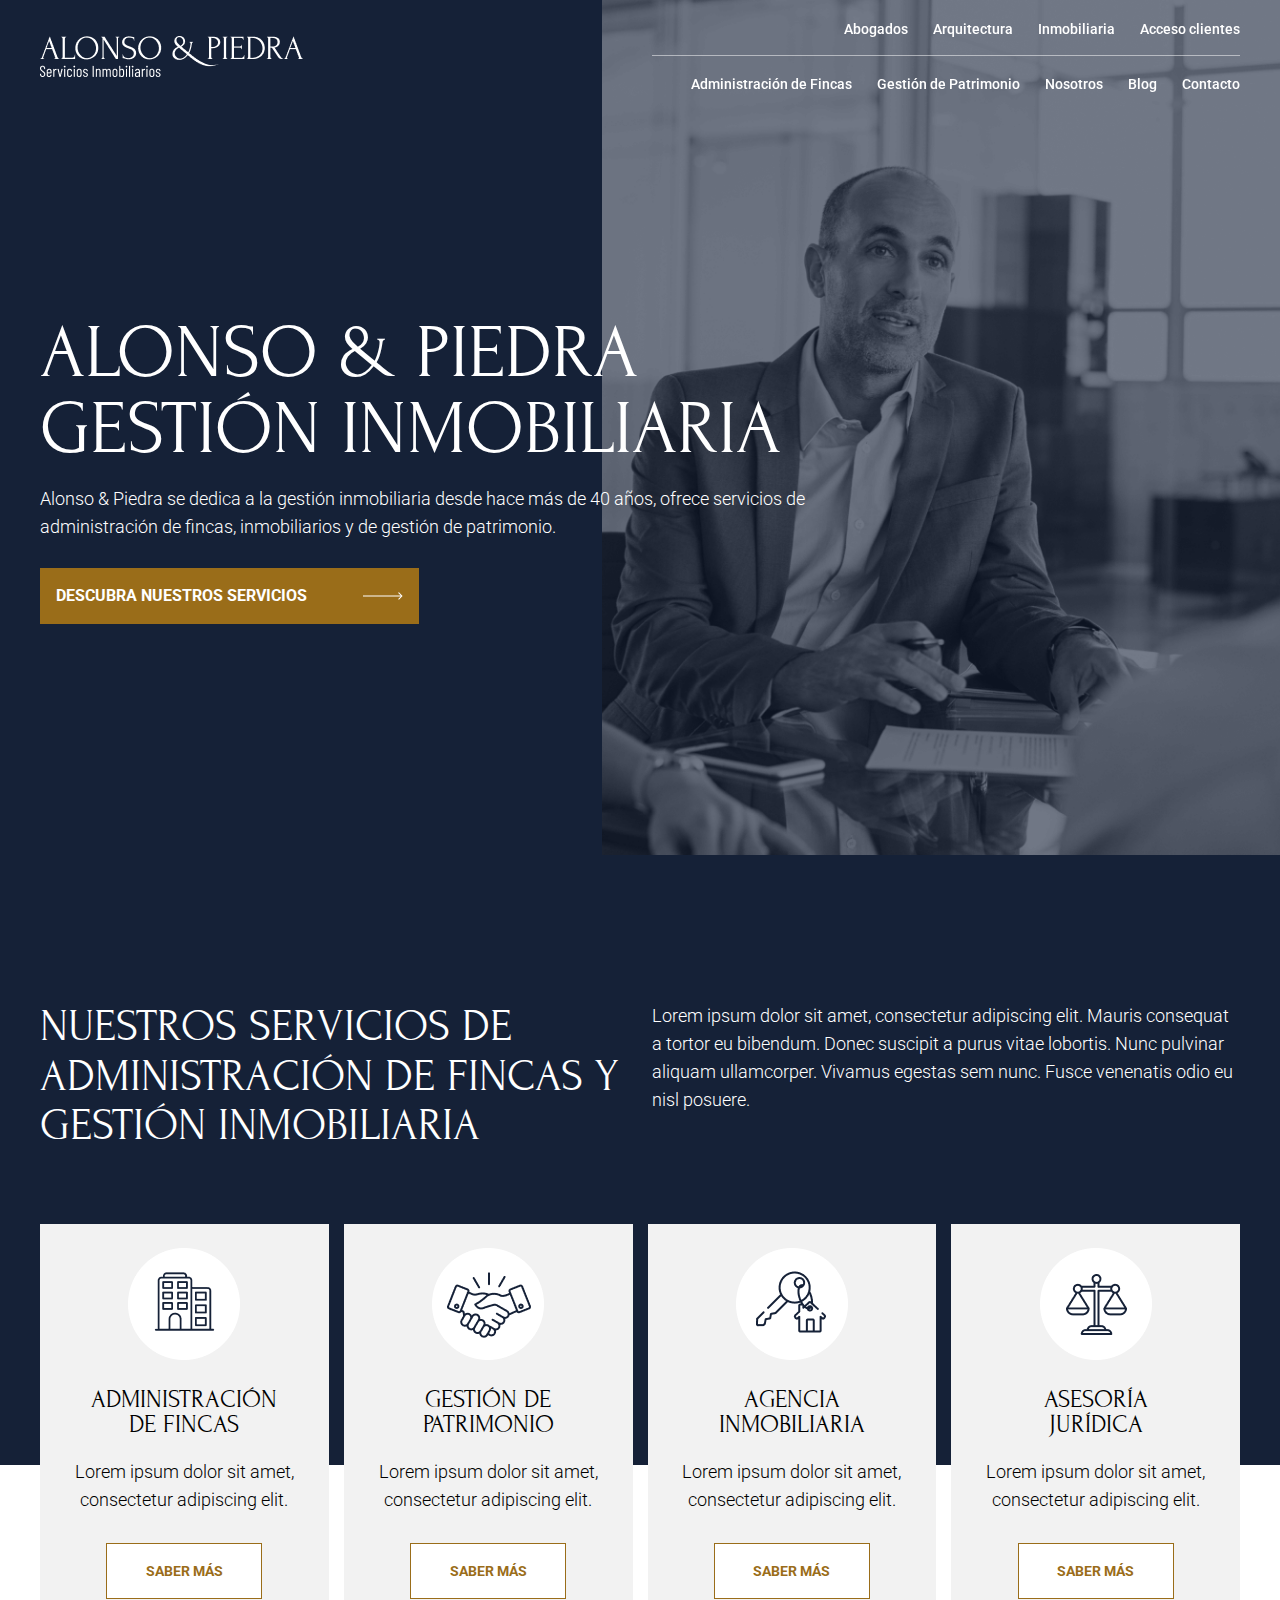
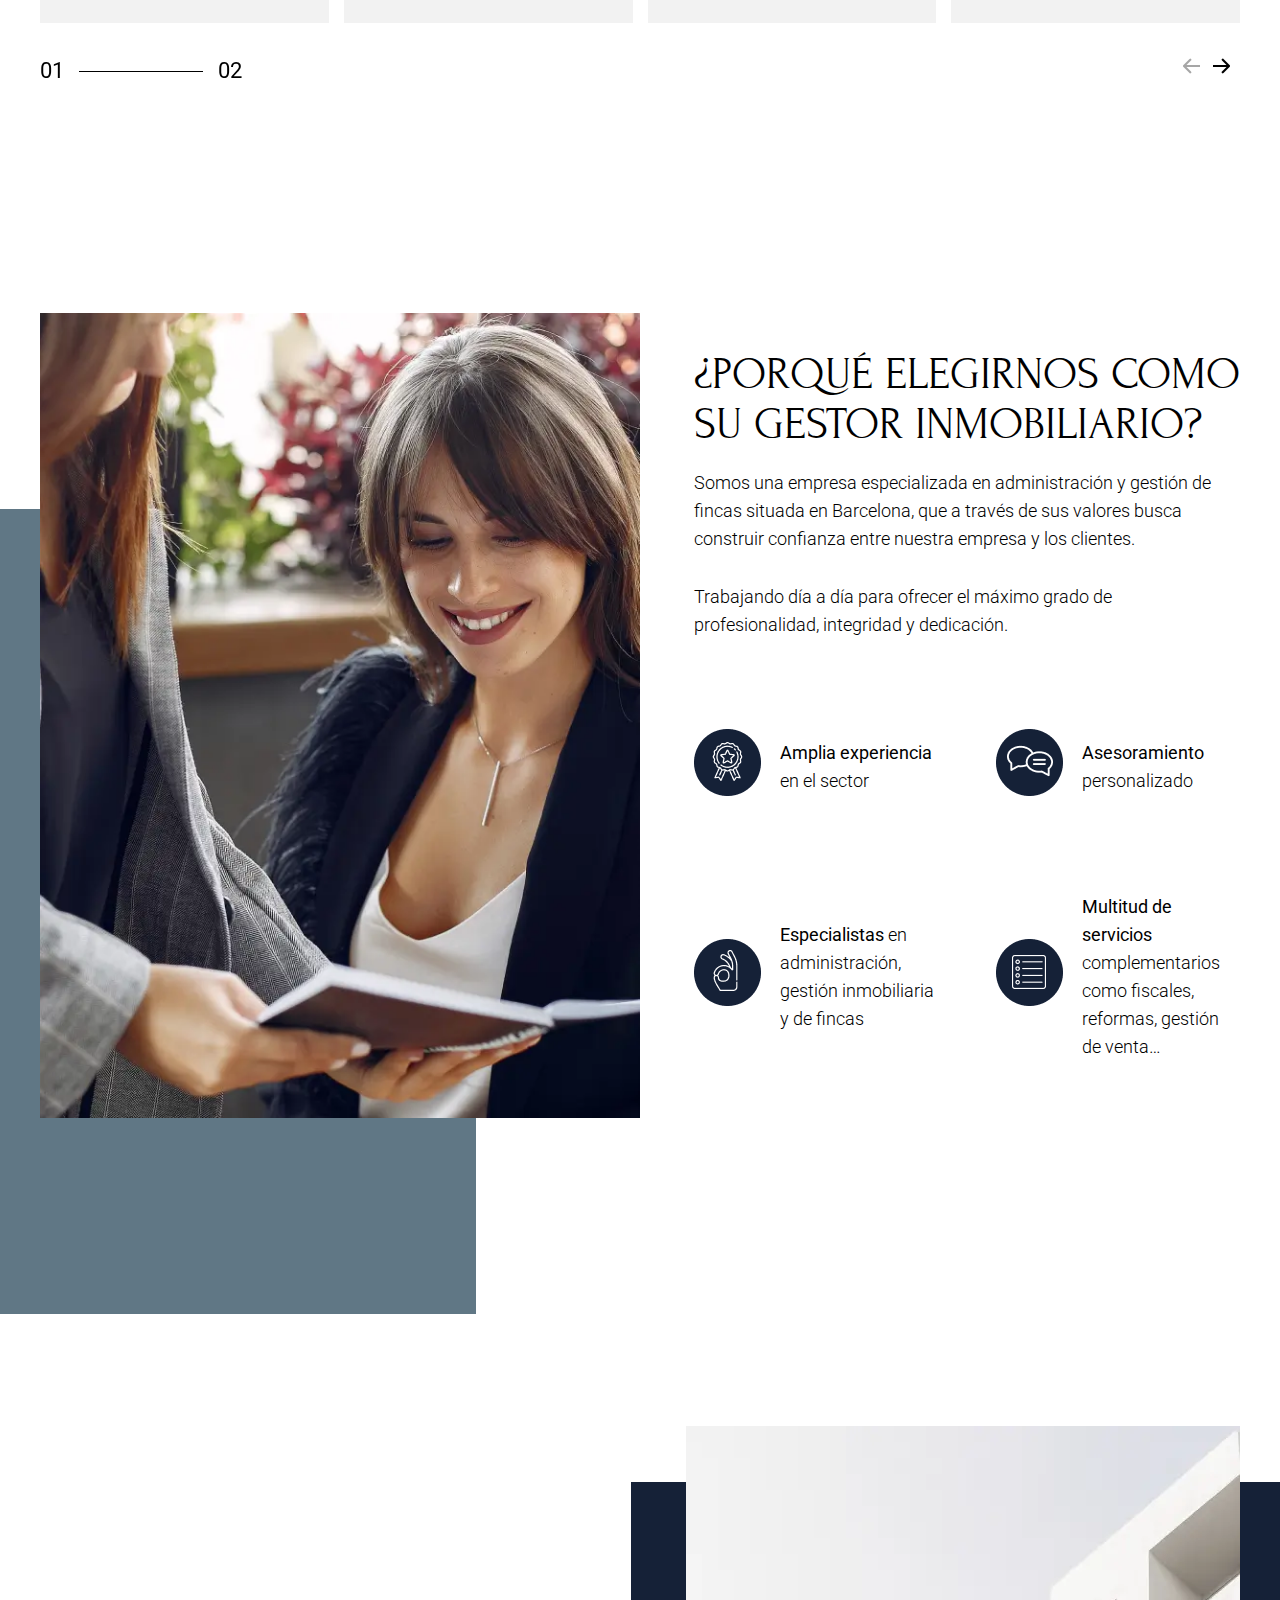
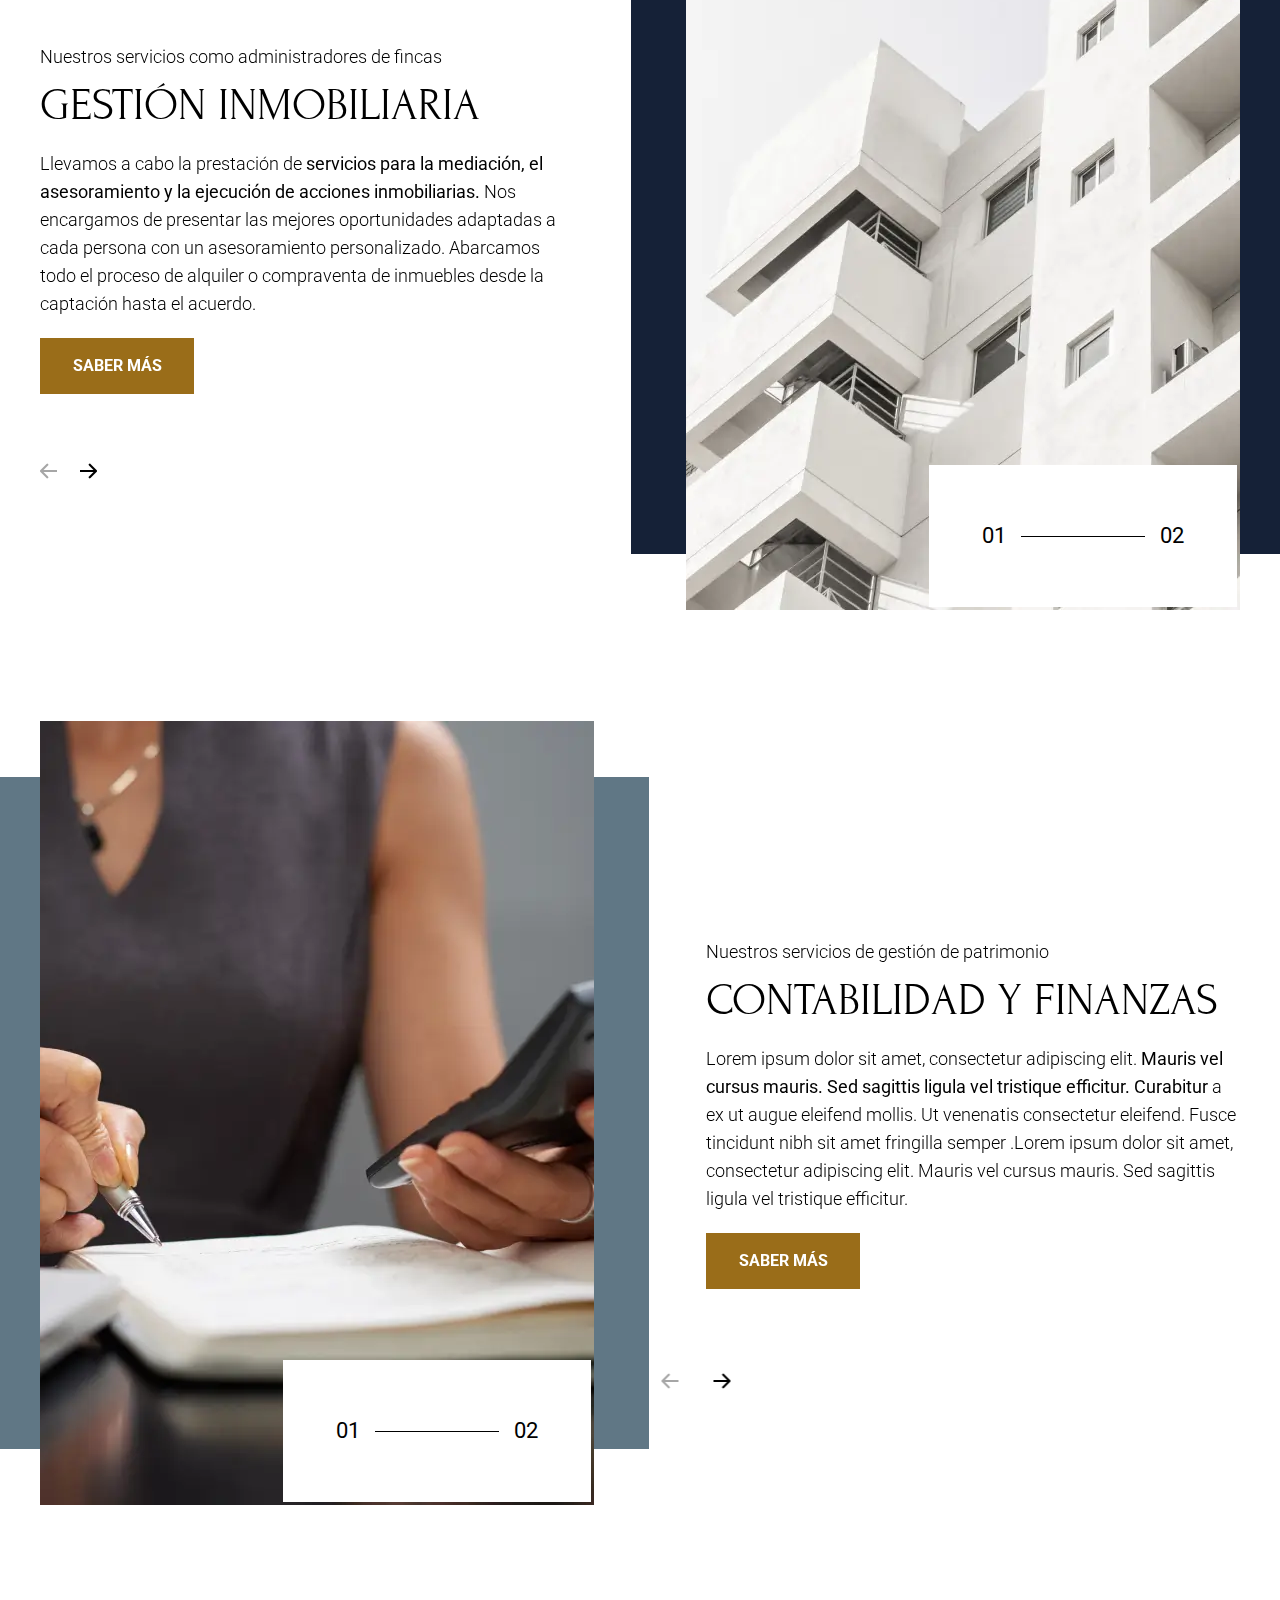
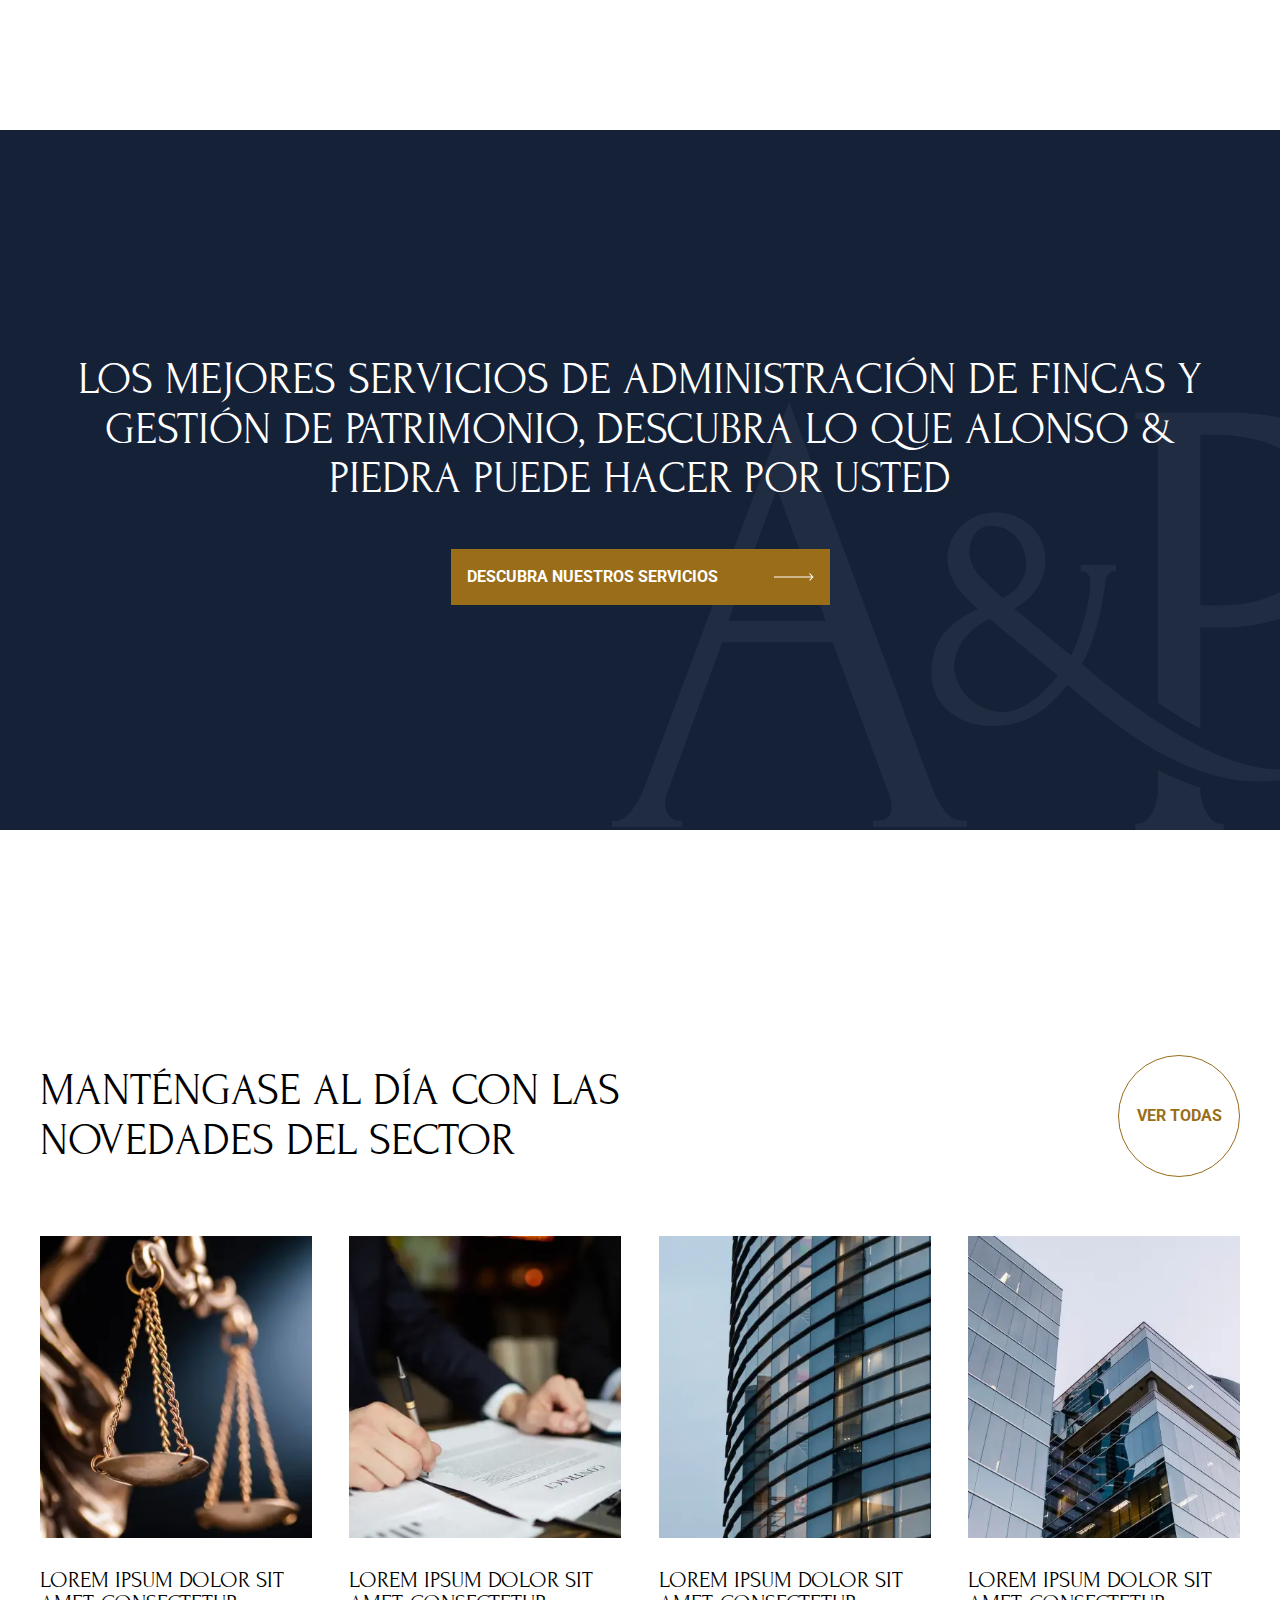
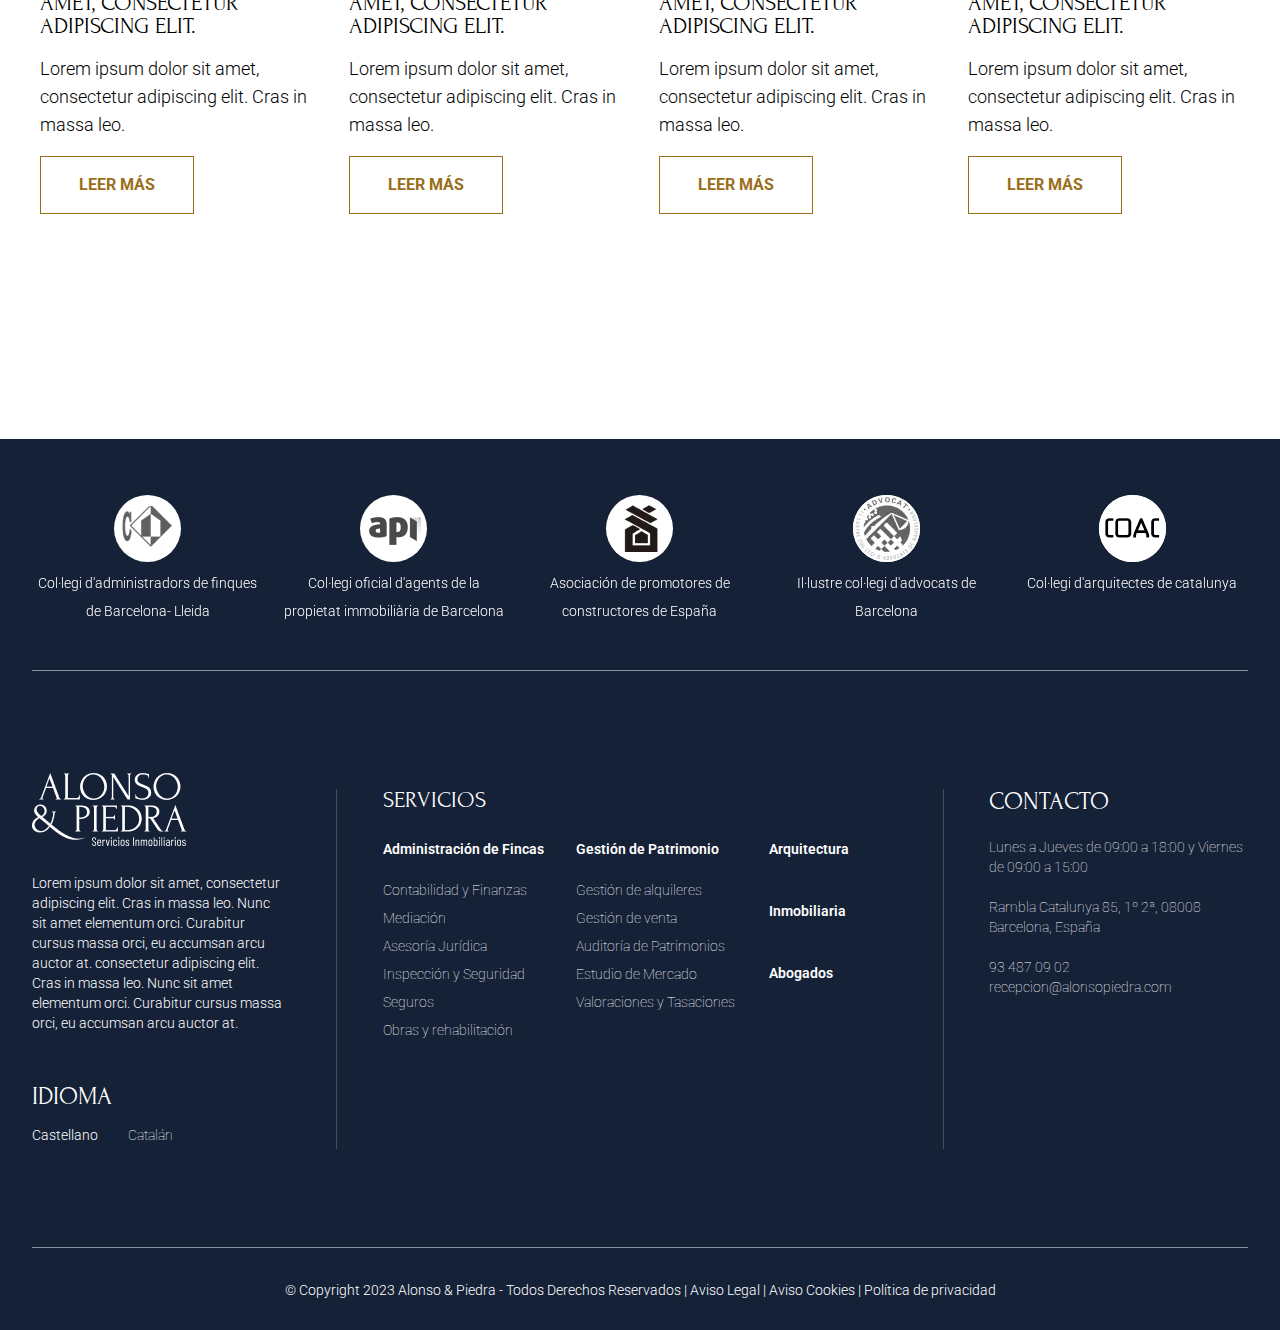
<file: index.html>
<!DOCTYPE html>
<html lang="es">
<head>
	<meta charset="utf-8">
	<meta name="theme-color" content="#fb7a00">
	<link rel="icon" type="image/x-icon" href="favicon.jpg">
	<title>Alonso & Piedra gestión inmobiliaria</title>
	<meta name="description" content="Alonso & Piedra gestión inmobiliaria">
	<meta name="viewport" content="width=device-width, initial-scale=1, maximum-scale=5">
	<!-- <link rel="shortcut icon" href="img/qr_favicon.webp" type="image/png"> -->
	<meta name="robots" content="noindex, nofollow">

	<!-- font -->
	<link rel="preconnect" href="https://fonts.googleapis.com">
	<link rel="preconnect" href="https://fonts.gstatic.com" crossorigin>
	<link href="https://fonts.googleapis.com/css2?family=Forum&family=Roboto:wght@100;300;500;600;700&display=swap" rel="stylesheet">
	<!-- /font -->


	<link rel="stylesheet" href="https://cdn.jsdelivr.net/npm/swiper@9/swiper-bundle.min.css" />
	<link rel="stylesheet" href="css/main.min.css">
	<!-- Add the slick-theme.css if you want default styling -->
	<!-- <link rel="stylesheet" type="text/css" href="https://cdn.jsdelivr.net/gh/kenwheeler/slick@1.8.1/slick/slick.css"/> -->
	<!-- Add the slick-theme.css if you want default styling -->
	<!-- <link rel="stylesheet" type="text/css" href="https://cdn.jsdelivr.net/gh/kenwheeler/slick@1.8.1/slick/slick-theme.css"/> -->
</head>
<body class="home">
	<header>
		<div class="container">
			<div class="row">
				<div class="col-xl-6 col-lg-5">
					<div class="block-mobile-adapt">
						<a class="ap_logotype" href="#">
							<img src="img/logotype.webp" alt="">
						</a>
						<a class="ap_logotype logotype-fixed" href="#">
							<img src="img/logotype-blue.webp" alt="">
						</a>
						<div id="btn-menu">
							<span></span>
							<span></span>
							<span></span>
						</div>
					</div>
				</div>
				<div class="col-xl-6 col-lg-7 d-flex">
					<!-- nav -->
					<nav id="menu">
						<div class="line">
							<!-- item -->
							<div class="item">
								<a class="link" href="#">
									Abogados
								</a>
							</div>
							<!-- /item -->
							<!-- item -->
							<div class="item">
								<a class="link" href="#">
									Arquitectura
								</a>
							</div>
							<!-- /item -->
							<!-- item -->
							<div class="item">
								<a class="link" href="#">
									Inmobiliaria
								</a>
							</div>
							<!-- /item -->
							<!-- item -->
							<div class="item">
								<a class="link" href="#">
									Acceso clientes
								</a>
							</div>
							<!-- /item -->
						</div>
						<div class="block-menu">
							<!-- item -->
							<div class="item">
								<a class="link" href="#">
									Administración de Fincas
								</a>
								<!-- submenu -->
								<ul class="submenu">
									<li class="item">
										<a class="link" href="#">
											Contabilidad y Finanzas
										</a>
									</li>
									<li class="item">
										<a class="link" href="#">
											Mediación
										</a>
									</li>
									<li class="item">
										<a class="link" href="#">
											Asesoría Jurídica
										</a>
									</li>
									<li class="item">
										<a class="link" href="#">
											Inspección y Seguridad
										</a>
									</li>
									<li class="item">
										<a class="link" href="#">
											Seguros
										</a>
									</li>
									<li class="item">
										<a class="link" href="#">
											Obras y rehabilitación
										</a>
									</li>
								</ul>
								<!-- /submenu -->
							</div>
							<!-- /item -->
							<!-- item -->
							<div class="item">
								<a class="link" href="#">
									Gestión de Patrimonio
								</a>
							</div>
							<!-- /item -->
							<!-- item -->
							<div class="item">
								<a class="link" href="#">
									Nosotros
								</a>
								<!-- submenu -->
								<ul class="submenu">
									<li class="item">
										<a class="link" href="#">
											Contabilidad y Finanzas
										</a>
									</li>
									<li class="item">
										<a class="link" href="#">
											Mediación
										</a>
									</li>
									<li class="item">
										<a class="link" href="#">
											Asesoría Jurídica
										</a>
									</li>
									<li class="item">
										<a class="link" href="#">
											Inspección y Seguridad
										</a>
									</li>
									<li class="item">
										<a class="link" href="#">
											Seguros
										</a>
									</li>
									<li class="item">
										<a class="link" href="#">
											Obras y rehabilitación
										</a>
									</li>
								</ul>
								<!-- /submenu -->
							</div>
							<!-- /item -->
							<!-- item -->
							<div class="item">
								<a class="link" href="#">
									Blog
								</a>
							</div>
							<!-- /item -->
							<!-- item -->
							<div class="item">
								<a class="link" href="#">
									Contacto
								</a>
							</div>
							<!-- /item -->
						</div>
					</nav>
					<!-- /nav -->
				</div>
			</div>
		</div>
	</header>
	<main>
		<!-- ap_banner -->
		<section class="ap_banner">
			<div class="container">
				<div class="row">
					<div class="col-12">
						<div class="ap_banner__picture">
							<picture>
								<source srcset="img/home-banner/mobile/banner.webp" media="(max-width: 767px)">
								<source srcset="img/home-banner/table/banner.webp" media="(max-width: 1024px)">
								<source srcset="img/home-banner/1100-banner.webp" media="(max-width: 1120px)">
								<img src="img/home-banner/banner.webp" alt="">
							</picture>
						</div>
						<div class="max-width">
							<h1 class="banner-title txt-white">
								Alonso & Piedra gestión inmobiliaria
							</h1>
							<p class="txt-white">
								Alonso & Piedra se dedica a la gestión inmobiliaria desde hace más de 40 años, ofrece servicios de administración de fincas, inmobiliarios y de gestión de patrimonio.
							</p>
							<div class="block-btn">
								<a class="btn btn-arrow" hre="#">descubra Nuestros servicios <svg width="40" height="8" viewBox="0 0 40 8" fill="none" xmlns="http://www.w3.org/2000/svg"><path d="M39.3536 4.35356C39.5488 4.1583 39.5488 3.84171 39.3536 3.64645L36.1716 0.464471C35.9763 0.269208 35.6597 0.269208 35.4645 0.46447C35.2692 0.659733 35.2692 0.976315 35.4645 1.17158L38.2929 4L35.4645 6.82843C35.2692 7.02369 35.2692 7.34028 35.4645 7.53554C35.6597 7.7308 35.9763 7.7308 36.1716 7.53554L39.3536 4.35356ZM-6.19706e-08 4.5L39 4.5L39 3.5L6.19706e-08 3.5L-6.19706e-08 4.5Z" fill="white"/></svg></a>
							</div>
						</div>
					</div>
				</div>
			</div>
			<!-- ap_benefit -->
			<div class="ap_banner__benefit">
				<div class="container padding-righ-reset">
					<div class="row">
						<div class="col-12">
							<div class="row ap_banner__benefit__info">
								<div class="col-md-6 col-sm-12">
									<div class="max-width">
										<h3 class="title txt-white">
											Nuestros servicios de Administración de fincas y gestión inmobiliaria
										</h3>
									</div>
								</div>
								<div class="col-md-6 col-sm-12">
									<p class="txt-white">
										Lorem ipsum dolor sit amet, consectetur adipiscing elit. Mauris consequat a tortor eu bibendum. Donec suscipit a purus vitae lobortis. Nunc pulvinar aliquam ullamcorper. Vivamus egestas sem nunc. Fusce venenatis odio eu nisl posuere.
									</p>
								</div>
							</div>
							<!-- ap_benefit__slider -->
							<div class="ap_banner__benefit__slider swiper">
								<div class="swiper-wrapper">
									<!-- item -->
									<div class="swiper-slide item">
										<!-- block -->
										<div class="block">
											<div class="image">
												<img src="img/benefit-icons/1.webp" alt="">
											</div>
											<h4 class="title">
												ADMINISTRACIÓN<br> DE FINCAS
											</h4>
											<p>
												Lorem ipsum dolor sit amet, consectetur adipiscing elit.
											</p>
											<div class="block-btn">
												<a class="btn btn-border btn-white" href="#">
													Saber más
												</a>
											</div>
										</div>
										<!-- /block -->
									</div>	
									<!-- /item -->
									<!-- item -->
									<div class="swiper-slide item">
										<!-- block -->
										<div class="block">
											<div class="image">
												<img src="img/benefit-icons/2.webp" alt="">
											</div>
											<h4 class="title">
												GESTIÓN DE<br> PATRIMONIO
											</h4>
											<p>
												Lorem ipsum dolor sit amet, consectetur adipiscing elit.
											</p>
											<div class="block-btn">
												<a class="btn btn-border btn-white" href="#">
													Saber más
												</a>
											</div>
										</div>
										<!-- /block -->
									</div>	
									<!-- /item -->
									<!-- item -->
									<div class="swiper-slide item">
										<!-- block -->
										<div class="block">
											<div class="image">
												<img src="img/benefit-icons/3.webp" alt="">
											</div>
											<h4 class="title">
												Agencia<br> inmobiliaria
											</h4>
											<p>
												Lorem ipsum dolor sit amet, consectetur adipiscing elit.
											</p>
											<div class="block-btn">
												<a class="btn btn-border btn-white" href="#">
													Saber más
												</a>
											</div>
										</div>
										<!-- /block -->
									</div>	
									<!-- /item -->
									<!-- item -->
									<div class="swiper-slide item">
										<!-- block -->
										<div class="block">
											<div class="image">
												<img src="img/benefit-icons/4.webp" alt="">
											</div>
											<h4 class="title">
												ASESORÍA<br> JURÍDICA
											</h4>
											<p>
												Lorem ipsum dolor sit amet, consectetur adipiscing elit.
											</p>
											<div class="block-btn">
												<a class="btn btn-border btn-white" href="#">
													Saber más
												</a>
											</div>
										</div>
										<!-- /block -->
									</div>	
									<!-- /item -->
									<!-- item -->
									<div class="swiper-slide item">
										<!-- block -->
										<div class="block">
											<div class="image">
												<img src="img/benefit-icons/4.webp" alt="">
											</div>
											<h4 class="title">
												ASESORÍA<br> JURÍDICA
											</h4>
											<p>
												Lorem ipsum dolor sit amet, consectetur adipiscing elit.
											</p>
											<div class="block-btn">
												<a class="btn btn-border btn-white" href="#">
													Saber más
												</a>
											</div>
										</div>
										<!-- /block -->
									</div>	
									<!-- /item -->
								</div>
								<!-- If we need pagination -->
								<div class="swiper-pagination"></div>

								<!-- If we need navigation buttons -->
								<div class="swiper-button-prev"></div>
								<div class="swiper-button-next"></div>

								<!-- If we need scrollbar -->
								<!-- <div class="swiper-scrollbar"></div> -->
							</div>
							<!-- /ap_benefit__slider -->
						</div>
					</div>
				</div>
			</div>
			<!-- /ap_benefit -->
		</section>
		<!-- /ap_banner -->
		<!-- ap_benefit -->
		<!-- <section class="ap_benefit">
		</section> -->
		<!-- /ap_benefit -->
		<!-- ap_block-info -->
		<section class="ap_block-info system-duplck">
			<div class="container">
				<!-- block-padding -->
				<div class="row block-padding ap_block-info_one">
					<!-- ap_block-info__slider_inmo -->
					<div class="ap_block-info__slider_inmo align-items-center">
						<div class="col-lg-6 col-md-12">
							<div class="block-picture">
								<picture>
									<source srcset="img/home-info/mobile/1.webp" media="(max-width: 767px)">
									<source srcset="img/home-info/table/1.webp" media="(max-width: 1024px)">
									<img src="img/home-info/1.webp" alt="">
								</picture>
							</div>
						</div>
						<div class="col-lg-6 col-md-12">
							<article>
								<h3 class="title">
									¿porqué elegirnos como su gestor inmobiliario?
								</h3>
								<div class="block-table">
									<div class="left">
										<p>
											Somos una empresa especializada en administración y gestión de fincas situada en Barcelona, que a través de sus valores busca construir confianza entre nuestra empresa y los clientes.
										</p>
										<p>
											Trabajando día a día para ofrecer el máximo grado de profesionalidad, integridad y dedicación.
										</p>
									</div>
									<ul class="list-icon">
										<li>
											<div class="image">
												<img src="img/icon/icon-blue-benefit-1.webp" alt="">
											</div>
											<p>
												<strong>Amplia experiencia</strong> en el sector
											</p>
										</li>
										<li>
											<div class="image">
												<img src="img/icon/icon-blue-benefit-2.webp" alt="">
											</div>
											<p>
												<strong>Asesoramiento </strong>personalizado
											</p>
										</li>
										<li>
											<div class="image">
												<img src="img/icon/icon-blue-benefit-3.webp" alt="">
											</div>
											<p>
												<strong>Especialistas</strong> en administración, gestión inmobiliaria y de fincas
											</p>
										</li>
										<li>
											<div class="image">
												<img src="img/icon/icon-blue-benefit-4.webp" alt="">
											</div>
											<p>
												<strong>Multitud de servicios</strong> complementarios como fiscales, reformas, gestión de venta…
											</p>
										</li>
									</ul>
								</div>
							</article>
						</div>
					</div>
					<!-- /ap_block-info__slider_inmo -->
				</div>
				<!-- /block-padding -->
				<!-- block-padding -->
				<div class="row block-padding-second center-layer-img ap_block-info_slider1 ap_block-info_swiper">
					<div class="swiper-wrapper">
						<!-- ap_block-info__slider_inmo -->
						<div class="swiper-slide row ap_block-info__slider_inmo align-items-center">
							<div class="col-md-6 col-sm-12" data-swiper-parallax-opacity="0">
								<article>
									<p class="up-title">
										Nuestros servicios como administradores de fincas
									</p>
									<h3 class="title">
										Gestión inmobiliaria
									</h3>
									<p>
										Llevamos a cabo la prestación de <strong>servicios para la mediación, el asesoramiento y la ejecución de acciones inmobiliarias.</strong> Nos encargamos de presentar las mejores oportunidades adaptadas a cada persona con un asesoramiento personalizado. Abarcamos todo el proceso de alquiler o compraventa de inmuebles desde la captación hasta el acuerdo.
									</p>
									<div class="block-btn">
										<a class="btn" href="#">Saber más</a>
									</div>
								</article>
							</div>
							<div class="col-md-6 col-sm-12" data-swiper-parallax-opacity="0">
								<div class="block-picture">
									<picture>
										<source srcset="img/home-info/mobile/2.webp" media="(max-width: 767px)">
										<source srcset="img/home-info/table/2.webp" media="(max-width: 1024px)">
										<img src="img/home-info/2.webp" alt="">
									</picture>
								</div>
							</div>
						</div>
						<!-- /ap_block-info__slider_inmo -->
						<!-- ap_block-info__slider_inmo -->
						<div class="swiper-slide row ap_block-info__slider_inmo align-items-center">
							<div class="col-lg-6 col-md-6" data-swiper-parallax-opacity="0">
								<article>
									<p class="up-title">
										Nuestros servicios como administradores de fincas
									</p>
									<h3 class="title">
										Gestión inmobiliaria
									</h3>
									<p>
										Llevamos a cabo la prestación de <strong>servicios para la mediación, el asesoramiento y la ejecución de acciones inmobiliarias.</strong> Nos encargamos de presentar las mejores oportunidades adaptadas a cada persona con un asesoramiento personalizado. Abarcamos todo el proceso de alquiler o compraventa de inmuebles desde la captación hasta el acuerdo.
									</p>
									<div class="block-btn">
										<a class="btn" href="#">Saber más</a>
									</div>
								</article>
							</div>
							<div class="col-lg-6 col-md-6" data-swiper-parallax-opacity="0">
								<div class="block-picture">
									<picture>
										<source srcset="img/home-info/mobile/2.webp" media="(max-width: 767px)">
										<source srcset="img/home-info/table/2.webp" media="(max-width: 1024px)">
										<img src="img/home-info/2.webp" alt="">
									</picture>
								</div>
							</div>
						</div>
						<!-- /ap_block-info__slider_inmo -->
					</div>
					<!-- If we need pagination -->
					<div class="swiper-pagination"></div>

					<!-- If we need navigation buttons -->
					<div class="swiper-button-prev"></div>
					<div class="swiper-button-next"></div>
				</div>
				<!-- /block-padding ap_block-info__slider_inmo -->
				<!-- block-padding -->
				<div class="row block-padding-three center-layer-img ap_block-info_slider2 ap_block-info_swiper">
					<div class="swiper-wrapper">
						<!-- ap_block-info__slider_inmo -->
						<div class="swiper-slide row ap_block-info__slider_inmo align-items-center">
							<div class="col-md-6 col-sm-12" data-swiper-parallax-opacity="0">
								<div class="block-picture">
									<picture>
										<source srcset="img/home-info/mobile/3.webp" media="(max-width: 767px)">
										<source srcset="img/home-info/table/3.webp" media="(max-width: 1024px)">
										<img src="img/home-info/3.webp" alt="">
									</picture>
								</div>
							</div>
							<div class="col-md-6 col-sm-12" data-swiper-parallax-opacity="0">
								<article>
									<p class="up-title">
										Nuestros servicios de gestión de patrimonio
									</p>
									<h3 class="title">
										Contabilidad y finanzas
									</h3>
									<p>
										Lorem ipsum dolor sit amet, consectetur adipiscing elit. <strong>Mauris vel cursus mauris. Sed sagittis ligula vel tristique efficitur. Curabitur</strong> a ex ut augue eleifend mollis. Ut venenatis consectetur eleifend. Fusce tincidunt nibh sit amet fringilla semper .Lorem ipsum dolor sit amet, consectetur adipiscing elit. Mauris vel cursus mauris. Sed sagittis ligula vel tristique efficitur.
									</p>
									<div class="block-btn">
										<a class="btn" href="#">Saber más</a>
									</div>
								</article>
							</div>
						</div>
						<!-- /ap_block-info__slider_inmo -->
						<!-- ap_block-info__slider_inmo -->
						<div class="swiper-slide row ap_block-info__slider_inmo align-items-center">
							<div class="col-md-6 col-sm-12" data-swiper-parallax-opacity="0">
								<div class="block-picture">
									<picture>
										<source srcset="img/home-info/mobile/3.webp" media="(max-width: 767px)">
										<source srcset="img/home-info/table/3.webp" media="(max-width: 1024px)">
										<img src="img/home-info/3.webp" alt="">
									</picture>
								</div>
							</div>
							<div class="col-md-6 col-sm-12" data-swiper-parallax-opacity="0">
								<article>
									<p class="up-title">
										Nuestros servicios de gestión de patrimonio
									</p>
									<h3>
										Contabilidad y finanzas
									</h3>
									<p>
										Lorem ipsum dolor sit amet, consectetur adipiscing elit. <strong>Mauris vel cursus mauris. Sed sagittis ligula vel tristique efficitur. Curabitur</strong> a ex ut augue eleifend mollis. Ut venenatis consectetur eleifend. Fusce tincidunt nibh sit amet fringilla semper .Lorem ipsum dolor sit amet, consectetur adipiscing elit. Mauris vel cursus mauris. Sed sagittis ligula vel tristique efficitur.
									</p>
									<div class="block-btn">
										<a class="btn" href="#">Saber más</a>
									</div>
								</article>
							</div>
						</div>
						<!-- /ap_block-info__slider_inmo -->
					</div>

					<!-- If we need pagination -->
					<div class="swiper-pagination"></div>

					<!-- If we need navigation buttons -->
					<div class="swiper-button-prev"></div>
					<div class="swiper-button-next"></div>
				</div>
				<!-- /block-padding ap_block-info__slider_inmo -->
			</div>
		</section>
		<!-- /ap_block-info -->
		<!-- ap_excerption -->
		<section class="ap_excerption bg-ligh-blue">
			<div class="bg-letter">
				<img src="img/bg-letter-A-P.webp" alt="">
			</div>
			<div class="container">
				<div class="row">
					<div class="col-12">
						<div class="max-width">
							<h3 class="title txt-white">
								Los mejores servicios de administración de fincas y gestión de patrimonio, descubra lo que Alonso & Piedra puede hacer por Usted
							</h3>
							<div class="block-btn">
								<a class="btn btn-arrow" hre="#">descubra Nuestros servicios <svg width="40" height="8" viewBox="0 0 40 8" fill="none" xmlns="http://www.w3.org/2000/svg"><path d="M39.3536 4.35356C39.5488 4.1583 39.5488 3.84171 39.3536 3.64645L36.1716 0.464471C35.9763 0.269208 35.6597 0.269208 35.4645 0.46447C35.2692 0.659733 35.2692 0.976315 35.4645 1.17158L38.2929 4L35.4645 6.82843C35.2692 7.02369 35.2692 7.34028 35.4645 7.53554C35.6597 7.7308 35.9763 7.7308 36.1716 7.53554L39.3536 4.35356ZM-6.19706e-08 4.5L39 4.5L39 3.5L6.19706e-08 3.5L-6.19706e-08 4.5Z" fill="white"/></svg></a>
							</div>
						</div>
					</div>
				</div>
			</div>
		</section>
		<!-- /ap_excerption -->
		<!-- ap_blog -->
		<section class="ap_blog">
			<div class="container">
				<div class="row">
					<div class="col-12">
						<div class="ap_blog__top">
							<h3 class="title">
								Manténgase al día con las novedades del sector
							</h3>
							<div class="block-btn">
								<a class="btn btn-circle" href="#">
									Ver todas 
								</a>
							</div>
						</div>
					</div>
				</div>
				<div class="row">
					<div class="col-12">
						<!-- ap_blog__list -->
						<div class="ap_blog__list">
							<!-- item -->
							<div class="item">
								<!-- image -->
								<div class="image">
									<picture>
										<source srcset="img/blog-post/1.webp" media="(max-width: 767px)">
										<source srcset="img/blog-post/1.webp" media="(max-width: 1024px)">
										<img src="img/blog-post/1.webp" alt="">
									</picture>
								</div>
								<!-- /image -->
								<h5 class="title">
									Lorem ipsum dolor sit amet, consectetur adipiscing elit.
								</h5>
								<p>
									Lorem ipsum dolor sit amet, consectetur adipiscing elit. Cras in massa leo.
								</p>
								<div class="block-btn">
									<a class="btn btn-border btn-white" href="#">
										Leer más
									</a>
								</div>
							</div>
							<!-- /item -->
							<!-- item -->
							<div class="item">
								<!-- image -->
								<div class="image">
									<picture>
										<source srcset="img/blog-post/2.webp" media="(max-width: 767px)">
										<source srcset="img/blog-post/2.webp" media="(max-width: 1024px)">
										<img src="img/blog-post/2.webp" alt="">
									</picture>
								</div>
								<!-- /image -->
								<h5 class="title">
									Lorem ipsum dolor sit amet, consectetur adipiscing elit.
								</h5>
								<p>
									Lorem ipsum dolor sit amet, consectetur adipiscing elit. Cras in massa leo.
								</p>
								<div class="block-btn">
									<a class="btn btn-border btn-white" href="#">
										Leer más
									</a>
								</div>
							</div>
							<!-- /item -->
							<!-- item -->
							<div class="item">
								<!-- image -->
								<div class="image">
									<picture>
										<source srcset="img/blog-post/3.webp" media="(max-width: 767px)">
										<source srcset="img/blog-post/3.webp" media="(max-width: 1024px)">
										<img src="img/blog-post/3.webp" alt="">
									</picture>
								</div>
								<!-- /image -->
								<h5 class="title">
									Lorem ipsum dolor sit amet, consectetur adipiscing elit.
								</h5>
								<p>
									Lorem ipsum dolor sit amet, consectetur adipiscing elit. Cras in massa leo.
								</p>
								<div class="block-btn">
									<a class="btn btn-border btn-white" href="#">
										Leer más
									</a>
								</div>
							</div>
							<!-- /item -->
							<!-- item -->
							<div class="item">
								<!-- image -->
								<div class="image">
									<picture>
										<source srcset="img/blog-post/4.webp" media="(max-width: 767px)">
										<source srcset="img/blog-post/4.webp" media="(max-width: 1024px)">
										<img src="img/blog-post/4.webp" alt="">
									</picture>
								</div>
								<!-- /image -->
								<h5 class="title">
									Lorem ipsum dolor sit amet, consectetur adipiscing elit.
								</h5>
								<p>
									Lorem ipsum dolor sit amet, consectetur adipiscing elit. Cras in massa leo.
								</p>
								<div class="block-btn">
									<a class="btn btn-border btn-white" href="#">
										Leer más
									</a>
								</div>
							</div>
							<!-- /item -->
						</div>
						<!-- /ap_blog__list -->
						<!-- mobile-version-slider ap_blog__list -->
						<div class="ap_blog__list mobile-version-slider">
							<div class="swiper-wrapper">
								<!-- item -->
								<div class="swiper-slide item">
									<!-- image -->
									<div class="image">
										<picture>
											<source srcset="img/blog-post/1.webp" media="(max-width: 767px)">
											<source srcset="img/blog-post/1.webp" media="(max-width: 1024px)">
											<img src="img/blog-post/1.webp" alt="">
										</picture>
									</div>
									<!-- /image -->
									<h5 class="title">
										Lorem ipsum dolor sit amet, consectetur adipiscing elit.
									</h5>
									<p>
										Lorem ipsum dolor sit amet, consectetur adipiscing elit. Cras in massa leo.
									</p>
									<div class="block-btn">
										<a class="btn btn-border btn-white" href="#">
											Leer más
										</a>
									</div>
								</div>
								<!-- /item -->
								<!-- item -->
								<div class="swiper-slide item">
									<!-- image -->
									<div class="image">
										<picture>
											<source srcset="img/blog-post/2.webp" media="(max-width: 767px)">
											<source srcset="img/blog-post/2.webp" media="(max-width: 1024px)">
											<img src="img/blog-post/2.webp" alt="">
										</picture>
									</div>
									<!-- /image -->
									<h5 class="title">
										Lorem ipsum dolor sit amet, consectetur adipiscing elit.
									</h5>
									<p>
										Lorem ipsum dolor sit amet, consectetur adipiscing elit. Cras in massa leo.
									</p>
									<div class="block-btn">
										<a class="btn btn-border btn-white" href="#">
											Leer más
										</a>
									</div>
								</div>
								<!-- /item -->
								<!-- item -->
								<div class="swiper-slide item">
									<!-- image -->
									<div class="image">
										<picture>
											<source srcset="img/blog-post/3.webp" media="(max-width: 767px)">
											<source srcset="img/blog-post/3.webp" media="(max-width: 1024px)">
											<img src="img/blog-post/3.webp" alt="">
										</picture>
									</div>
									<!-- /image -->
									<h5 class="title">
										Lorem ipsum dolor sit amet, consectetur adipiscing elit.
									</h5>
									<p>
										Lorem ipsum dolor sit amet, consectetur adipiscing elit. Cras in massa leo.
									</p>
									<div class="block-btn">
										<a class="btn btn-border btn-white" href="#">
											Leer más
										</a>
									</div>
								</div>
								<!-- /item -->
								<!-- item -->
								<div class="swiper-slide item">
									<!-- image -->
									<div class="image">
										<picture>
											<source srcset="img/blog-post/4.webp" media="(max-width: 767px)">
											<source srcset="img/blog-post/4.webp" media="(max-width: 1024px)">
											<img src="img/blog-post/4.webp" alt="">
										</picture>
									</div>
									<!-- /image -->
									<h5>
										Lorem ipsum dolor sit amet, consectetur adipiscing elit.
									</h5>
									<p>
										Lorem ipsum dolor sit amet, consectetur adipiscing elit. Cras in massa leo.
									</p>
									<div class="block-btn">
										<a class="btn btn-border btn-white" href="#">
											Leer más
										</a>
									</div>
								</div>
								<!-- /item -->
							</div>

							<!-- If we need pagination -->
							<div class="swiper-pagination"></div>
						</div>
						<!-- /mobile-version-slider ap_blog__list -->
					</div>
				</div>
			</div>
		</section>
		<!-- /ap_blog -->
	</main>
	<footer>
		<!-- ap_footer__top -->
		<div class="ap_footer__top">
			<div class="container">
				<div class="row">
					<div class="col-12">
						<!-- ap_footer__top__clients -->
						<div class="ap_footer__top__clients">
							<div class="swiper-wrapper">
								<!-- item -->
								<div class="item swiper-slide">
									<div class="cl-logo">
										<img src="img/client-logo/1.webp" alt="">
									</div>
									<p>
										Col·legi d'administradors de finques de Barcelona- Lleida
									</p>
								</div>
								<!-- /item -->
								<!-- item -->
								<div class="item swiper-slide">
									<div class="cl-logo">
										<img src="img/client-logo/2.webp" alt="">
									</div>
									<p>
										Col·legi oficial d'agents de la propietat immobiliària de Barcelona
									</p>
								</div>
								<!-- /item -->
								<!-- item -->
								<div class="item swiper-slide">
									<div class="cl-logo">
										<img src="img/client-logo/3.webp" alt="">
									</div>
									<p>
										Asociación de promotores de constructores de España
									</p>
								</div>
								<!-- /item -->
								<!-- item -->
								<div class="item swiper-slide">
									<div class="cl-logo">
										<img src="img/client-logo/4.webp" alt="">
									</div>
									<p>
										Il·lustre col·legi d'advocats de Barcelona
									</p>
								</div>
								<!-- /item -->
								<!-- item -->
								<div class="item swiper-slide">
									<div class="cl-logo">
										<img src="img/client-logo/5.webp" alt="">
									</div>
									<p>
										Col·legi d'arquitectes de catalunya
									</p>
								</div>
								<!-- /item -->
							</div>
							<!-- If we need pagination -->
							<div class="swiper-pagination"></div>

							<!-- If we need navigation buttons -->
							<div class="swiper-button-prev"></div>
							<div class="swiper-button-next"></div>
						</div>
						<!-- /ap_footer__top__clients -->
					</div>
				</div>
			</div>
		</div>
		<!-- /ap_footer__top -->
		<!-- ap_footer__main -->
		<div class="ap_footer__main">
			<div class="container">
				<div class="row">
					<div class="col-12">
						<div class="ap_footer__main_content">
							<!-- block-left -->
							<div class="block-left">
								<div>
									<a class="logotype" href="#">
										<img src="img/logotype-footer.webp" alt="">
									</a>
								</div>
								<p>
									Lorem ipsum dolor sit amet, consectetur adipiscing elit. Cras in massa leo. Nunc sit amet elementum orci. Curabitur cursus massa orci, eu accumsan arcu auctor at. consectetur adipiscing elit. Cras in massa leo. Nunc sit amet elementum orci. Curabitur cursus massa orci, eu accumsan arcu auctor at.
								</p>
								<h4 class="title">
									Idioma
								</h4>
								<div id="lang">
									<a class="item active" href="#">
										Castellano<!-- Español -->
									</a>
									<a class="item" href="#">
										Catalán
									</a>
								</div>
							</div>
							<!-- /block-left -->
							<!-- block-center -->
							<div class="block-center">
								<h4 class="title">
									Servicios
								</h4>
								<div class="d-flex">
									<!-- menu -->
									<div class="menu">
										<ul>
											<li>
												<a href="#">
													Administración de Fincas
												</a>
												<!-- sub-menu -->
												<ul class="sub-menu">
													<li>
														<a href="#">
															Contabilidad y Finanzas
														</a>
													</li>
													<li>
														<a href="#">
															Mediación
														</a>
													</li>
													<li>
														<a href="#">
															Asesoría Jurídica
														</a>
													</li>
													<li>
														<a href="#">
															Inspección y Seguridad
														</a>
													</li>
													<li>
														<a href="#">
															Seguros
														</a>
													</li>
													<li>
														<a href="#">
															Obras y rehabilitación
														</a>
													</li>
												</ul>
												<!-- /sub-menu -->
											</li>
											<li>
												<a href="#">
													Gestión de Patrimonio
												</a>
												<!-- sub-menu -->
												<ul class="sub-menu">
													<li>
														<a href="#">
															Gestión de alquileres
														</a>
													</li>
													<li>
														<a href="#">
															Gestión de venta
														</a>
													</li>
													<li>
														<a href="#">
															Auditoría de Patrimonios
														</a>
													</li>
													<li>
														<a href="#">
															Estudio de Mercado
														</a>
													</li>
													<li>
														<a href="#">
															Valoraciones y Tasaciones
														</a>
													</li>
												</ul>
												<!-- /sub-menu -->
											</li>
										</ul>
									</div>
									<!-- /menu -->
									<!-- menu -->
									<div class="menu menu-title">
										<ul>
											<li>
												<a href="#">
													Arquitectura
												</a>
											</li>
											<li>
												<a href="#">
													Inmobiliaria
												</a>
											</li>
											<li>
												<a href="#">
													Abogados
												</a>
											</li>
										</ul>
									</div>
									<!-- /menu -->
								</div>
							</div>
							<!-- /block-center -->
							<!-- block-right -->
							<div class="block-right">
								<div>
									<h4 class="title">
										Contacto
									</h4>
									<address>
										<ul>
											<li>
												<a href="#">
													Lunes a Jueves de 09:00 a 18:00 y Viernes de 09:00 a 15:00
												</a>
											</li>
											<li>
												<a href="#">
													Rambla Catalunya 85, 1º 2ª, 08008 Barcelona, España
												</a>
											</li>
											<li>
												<a href="#">
													93 487 09 02
												</a>
												<br>
												<a href="#">
													recepcion@alonsopiedra.com
												</a>
											</li>
										</ul>
									</address>
								</div>
								<div class="table">
									<h4 class="title">
										Idioma
									</h4>
									<div id="lang">
										<a class="item" href="#">
											Español
										</a>
										<a class="item" href="#">
											Catalán
										</a>
									</div>
								</div>
							</div>
							<!-- /block-right -->
						</div>
					</div>
				</div>
			</div>
		</div>
		<!-- /ap_footer__main -->
		<!-- ap_footer__bottom -->
		<div class="ap_footer__bottom">
			<div class="container">
				<div class="row">
					<div class="col-12">
						<div class="copyright">
							&copy; Copyright 2023 Alonso & Piedra - Todos Derechos Reservados  |  <a href="#">Aviso Legal</a>  |  <a href="#">Aviso Cookies</a>  |  <a href="#">Política de privacidad</a>
						</div>
					</div>
				</div>
			</div>
		</div>
		<!-- /ap_footer__bottom -->
	</footer>
	<!-- #btn-menu-content -->
	<div id="btn-menu-content">
		<div class="block-contnt">
			<div class="close-btn">
				<span></span>
				<span></span>
			</div>
			<!-- nav -->
			<nav>
				<!-- item -->
				<div class="item">
					<a class="link link-submenu" href="#">
						<span>
							Administración de Fincas
						</span>
						<span class="icon-submenu"></span>
					</a>
					<!-- sub-menu -->
					<ul class="sub-menu">
						<li>
							<a href="#">
								Contabilidad y Finanzas
							</a>
						</li>
						<li>
							<a href="#">
								Mediación
							</a>
						</li>
						<li>
							<a href="#">
								Asesoría Jurídica
							</a>
						</li>
						<li>
							<a href="#">
								Inspección y Seguridad
							</a>
						</li>
						<li>
							<a href="#">
								Seguros
							</a>
						</li>
						<li>
							<a href="#">
								Obras y rehabilitación
							</a>
						</li>
					</ul>
					<!-- /sub-menu -->
				</div>
				<!-- /item -->
				<!-- item -->
				<div class="item">
					<a class="link" href="#">
						Gestión de Patrimonio  
					</a>
				</div>
				<!-- /item -->
				<!-- item -->
				<div class="item">
					<a class="link" href="#">
						Nosotros
					</a>
				</div>
				<!-- /item -->
				<!-- item -->
				<div class="item">
					<a class="link" href="#">
						Blog
					</a>
				</div>
				<!-- /item -->
				<!-- item -->
				<div class="item">
					<a class="link" href="#">
						Contacto
					</a>
				</div>
				<!-- /item -->
			</nav>
			<!-- /nav -->
			<!-- nav -->
			<nav>
				<!-- item -->
				<div class="item">
					<a class="link" href="#">
						Abogados       
					</a>
				</div>
				<!-- /item -->
				<!-- item -->
				<div class="item">
					<a class="link" href="#">
						Arquitectura
					</a>
				</div>
				<!-- /item -->
				<!-- item -->
				<div class="item">
					<a class="link" href="#">
						Inmobiliaria
					</a>
				</div>
				<!-- /item -->
				<!-- item -->
				<div class="item">
					<a class="link" href="#">
						Acceso clientes
					</a>
				</div>
				<!-- /item -->
			</nav>
			<!-- /nav -->
			<address>
				<h4 class="title">
					Contacto
				</h4>
				<ul>
					<li>
						<a href="tel:934870902">
							93 487 09 02
						</a>
					</li>
					<li>
						<a href="mailto:recepcion@alonsopiedra.com">
							recepcion@alonsopiedra.com
						</a>
					</li>
					<li>
						<a href="#">
							Rambla Catalunya 85, 1º 2ª, 08008 Barcelona, España
						</a>
					</li>
				</ul>
			</address>
		</div>
	</div>
	<!-- /#btn-menu-content -->
	<!-- <script src="js/lazyload.js"></script> -->
	<!-- <script src="js/hyphenopoly/Hyphenopoly_Loader.js"></script> -->
	<script src="https://cdn.jsdelivr.net/npm/swiper@9/swiper-bundle.min.js"></script>
	<script src="js/scripts.min.js"></script>
	<!-- <script type="text/javascript" src="js/slick.js"></script> -->
	<script>
		const swiper = new Swiper('.swiper', {
			slidesPerView: 1,
			spaceBetween: 28,
			speed: 1600,
			loop: false,
			pagination: {
			  	type: "fraction",
				formatFractionCurrent: function(number) {
					return (number <=9) ? `0${number}` : number;
					
				},
				formatFractionTotal: function(number) {
					return (number <=9) ? `0${number}` : number;
				},
				renderFraction: function (currentClass, totalClass) {
					return '<span class="' + currentClass + '"></span>' +
					'<span class="' + totalClass + '"></span>';
				},
			    el: '.swiper-pagination',
			},


			// Navigation arrows
			navigation: {
			  nextEl: '.swiper-button-next',
			  prevEl: '.swiper-button-prev',
			},
			breakpoints: {
				200: {
					slidesPerView: 1.4,
					spaceBetween: 20
				},
				767: {
					slidesPerView: 2.85,
					spaceBetween: 25
				},
				1024: {
					slidesPerView: 2.77,
					spaceBetween: 25
				},
				1120: {
					slidesPerView: 4,
					spaceBetween: 15
				}
			},

		  // And if we need scrollbar
		  // scrollbar: {
		  //   el: '.swiper-scrollbar',
		  // },
		});

		const swiperInfo = new Swiper('.ap_block-info_swiper', {
		  slidesPerView: 1,
		  speed: 1600,
		  parallax: true,
		  spaceBetween: 167,
		  // Optional parameters
		  // grid: {
		  // 	column: 2
		  // },
		  // direction: 'horizontal',
		  loop: false,

		 
		  // If we need pagination
		  pagination: {
		  	type: "fraction",
			formatFractionCurrent: function(number) {
				return (number <=9) ? `0${number}` : number;
				
			},
			formatFractionTotal: function(number) {
				return (number <=9) ? `0${number}` : number;
			},
			renderFraction: function (currentClass, totalClass) {
				return '<span class="' + currentClass + '"></span>' +
				'<span class="' + totalClass + '"></span>';
			},
		    el: '.swiper-pagination',
		  },


		  // Navigation arrows
		  navigation: {
		    nextEl: '.swiper-button-next',
		    prevEl: '.swiper-button-prev',
		  },

		  // And if we need scrollbar
		  // scrollbar: {
		  //   el: '.swiper-scrollbar',
		  // },
			breakpoints: {
				200: {
					slidesPerView: 1,
					spaceBetween: 0
				},
				1024: {
					slidesPerView: 1,
					spaceBetween: 167
				}
			},
		});

		
		

		const swiperBlogMobile = new Swiper('.mobile-version-slider', {
		  slidesPerView: 1.2,
		  speed: 1600,
		  parallax: true,
		  spaceBetween: 20,
		  // Optional parameters
		  // grid: {
		  // 	column: 2
		  // },
		  // direction: 'horizontal',
		  loop: false,

		 
		  // If we need pagination
		  pagination: {
		  	type: "fraction",
			formatFractionCurrent: function(number) {
				return (number <=9) ? `0${number}` : number;
				
			},
			formatFractionTotal: function(number) {
				return (number <=9) ? `0${number}` : number;
			},
			renderFraction: function (currentClass, totalClass) {
				return '<span class="' + currentClass + '"></span>' +
				'<span class="' + totalClass + '"></span>';
			},
		    el: '.swiper-pagination',
		  },

		});
		const swiperBlog = new Swiper('.ap_footer__top__clients', {
		  slidesPerView: 5,
		  speed: 1600,
		  parallax: true,
		  spaceBetween: 20,
		  // Optional parameters
		  // grid: {
		  // 	column: 2
		  // },
		  // direction: 'horizontal',
		  loop: false,

		 
		  // If we need pagination
		  pagination: {
		  	type: "fraction",
			formatFractionCurrent: function(number) {
				return (number <=9) ? `0${number}` : number;
				
			},
			formatFractionTotal: function(number) {
				return (number <=9) ? `0${number}` : number;
			},
			renderFraction: function (currentClass, totalClass) {
				return '<span class="' + currentClass + '"></span>' +
				'<span class="' + totalClass + '"></span>';
			},
		    el: '.swiper-pagination',
		  },


		  // Navigation arrows
		  navigation: {
		    nextEl: '.swiper-button-next',
		    prevEl: '.swiper-button-prev',
		  },
			breakpoints: {
				200: {
					slidesPerView: 1.495,
					spaceBetween: 20
				},
				767: {
					slidesPerView: 3.1,
					spaceBetween: 20
				},
				1024: {
					slidesPerView: 5,
					spaceBetween: 20
				},
				1120: {
					slidesPerView: 5,
					spaceBetween: 15
				}
			},

		  // And if we need scrollbar
		  // scrollbar: {
		  //   el: '.swiper-scrollbar',
		  // },
		});


	</script>
</body>
</html>
</file>
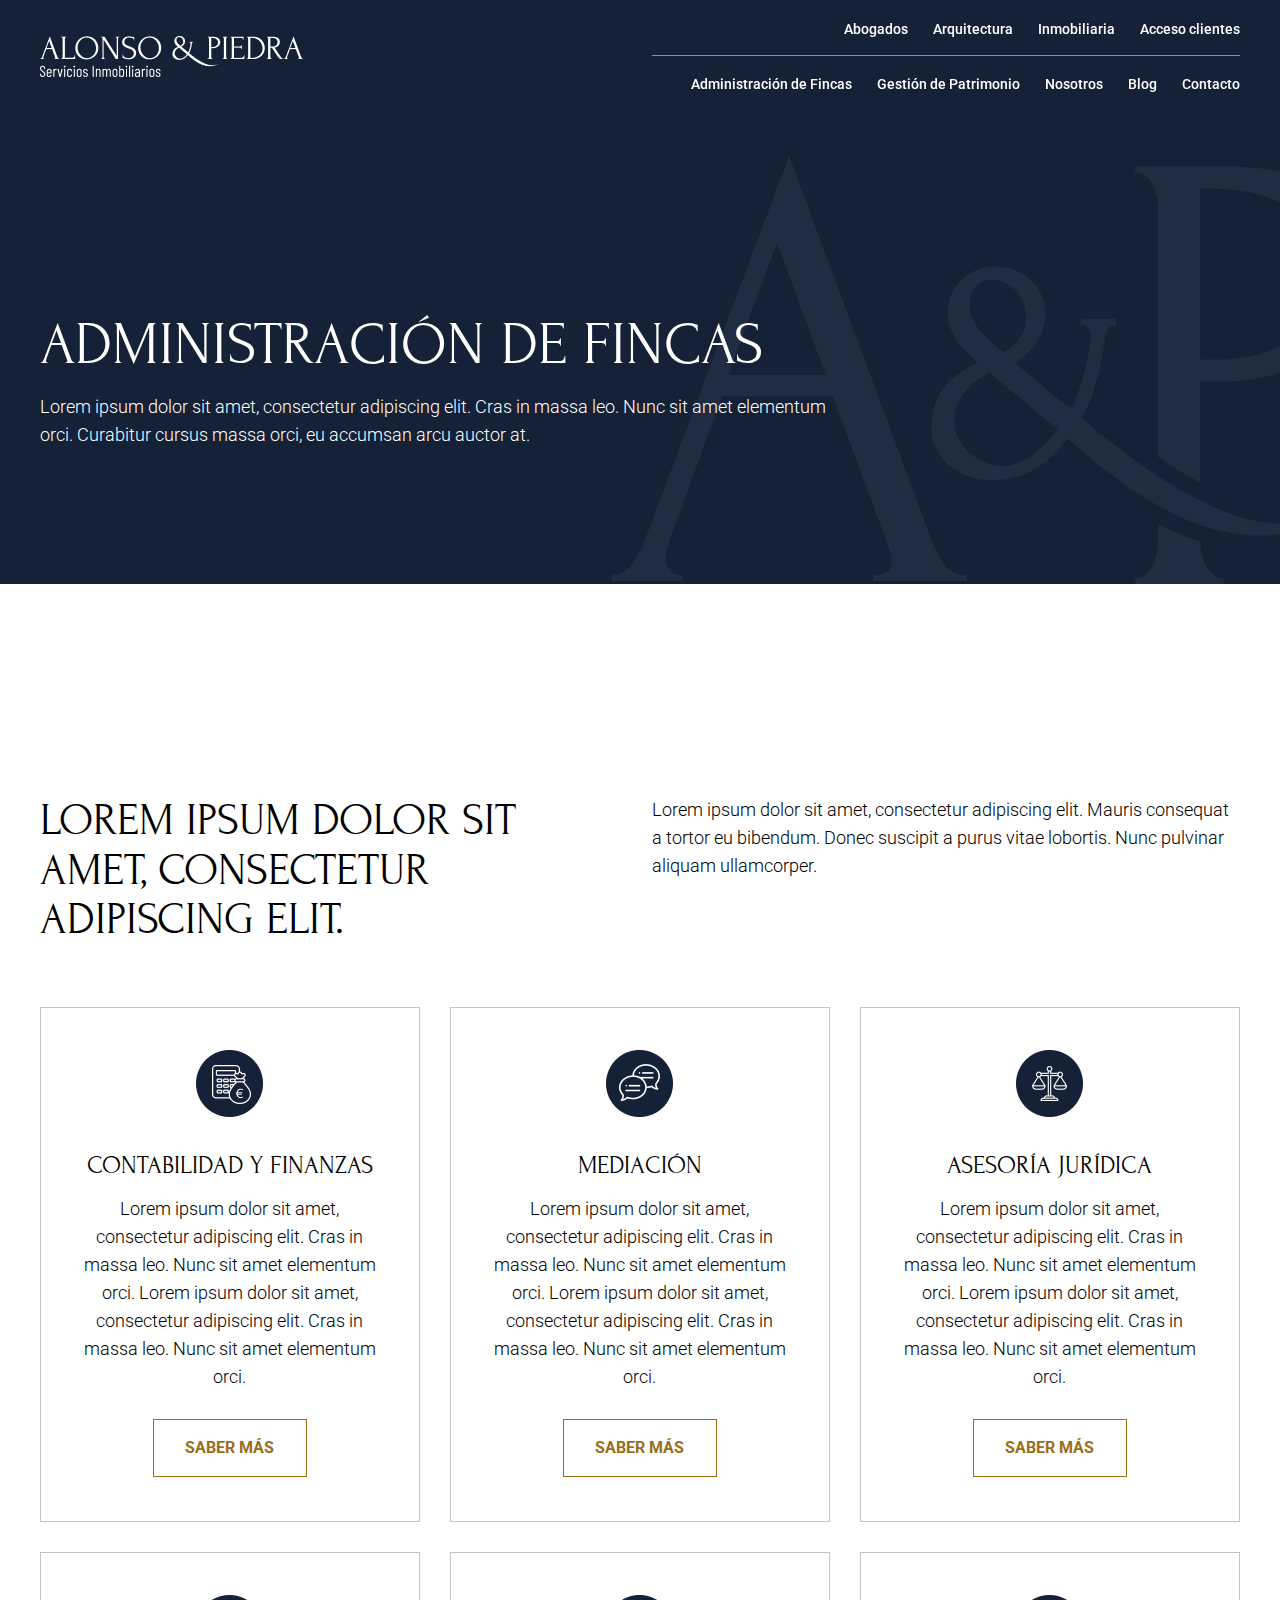
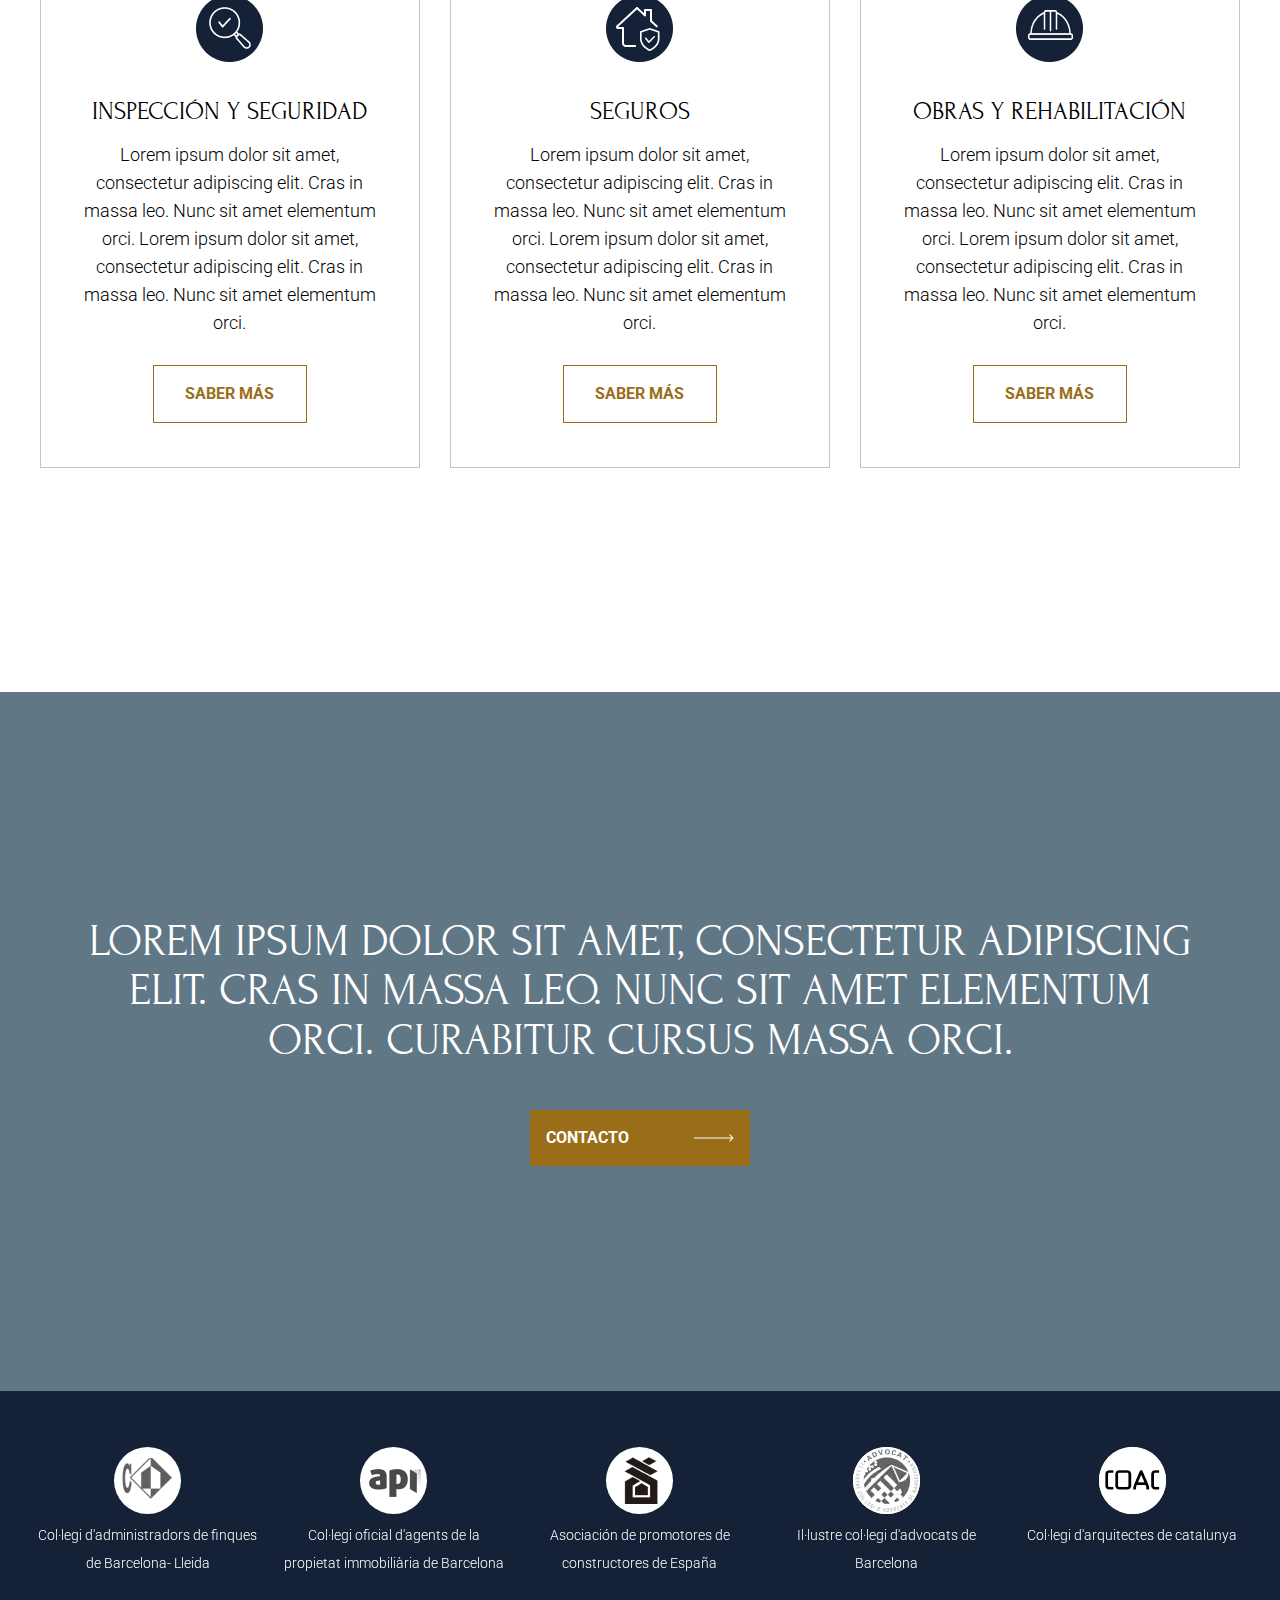
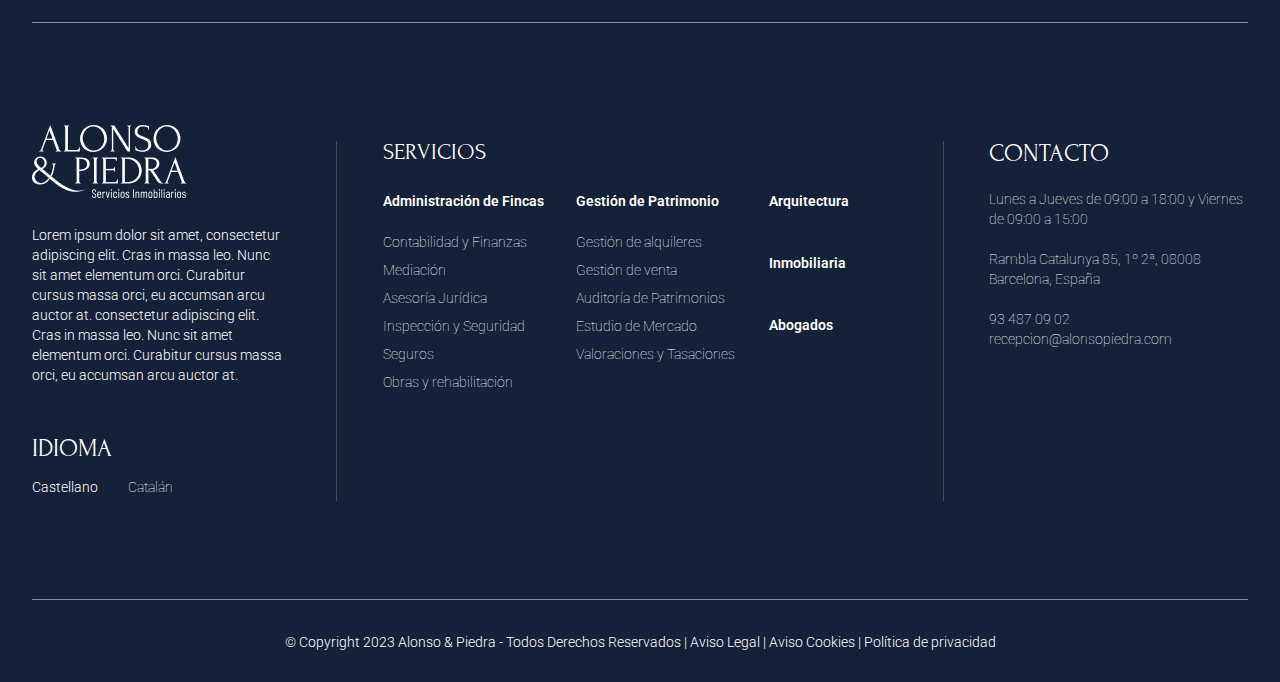
<file: administration-de-finance.html>
<!DOCTYPE html>
<html lang="es">
<head>
	<meta charset="utf-8">
	<meta name="theme-color" content="#fb7a00">
	<link rel="icon" type="image/x-icon" href="favicon.jpg">
	<title>Administración de Fincas</title>
	<meta name="description" content="Alonso & Piedra gestión inmobiliaria">
	<meta name="viewport" content="width=device-width, initial-scale=1, maximum-scale=5">
	<!-- <link rel="shortcut icon" href="img/qr_favicon.webp" type="image/png"> -->
	<meta name="robots" content="noindex, nofollow">

	<!-- font -->
	<link rel="preconnect" href="https://fonts.googleapis.com">
	<link rel="preconnect" href="https://fonts.gstatic.com" crossorigin>
	<link href="https://fonts.googleapis.com/css2?family=Forum&family=Roboto:wght@300;500;600;700&display=swap" rel="stylesheet">
	<!-- /font -->


	<link rel="stylesheet" href="https://cdn.jsdelivr.net/npm/swiper@9/swiper-bundle.min.css" />
	<link rel="stylesheet" href="css/main.min.css">
	<!-- Add the slick-theme.css if you want default styling -->
	<!-- <link rel="stylesheet" type="text/css" href="https://cdn.jsdelivr.net/gh/kenwheeler/slick@1.8.1/slick/slick.css"/> -->
	<!-- Add the slick-theme.css if you want default styling -->
	<!-- <link rel="stylesheet" type="text/css" href="https://cdn.jsdelivr.net/gh/kenwheeler/slick@1.8.1/slick/slick-theme.css"/> -->
</head>
<body>
	<header>
		<div class="container">
			<div class="row">
				<div class="col-xl-6 col-lg-5">
					<div class="block-mobile-adapt">
						<a class="ap_logotype" href="#">
							<img src="img/logotype.webp" alt="">
						</a>
						<a class="ap_logotype logotype-fixed" href="#">
							<img src="img/logotype-blue.webp" alt="">
						</a>
						<div id="btn-menu">
							<span></span>
							<span></span>
							<span></span>
						</div>
					</div>
				</div>
				<div class="col-xl-6 col-lg-7 d-flex">
					<!-- nav -->
					<nav id="menu">
						<div class="line">
							<!-- item -->
							<div class="item">
								<a class="link" href="#">
									Abogados
								</a>
							</div>
							<!-- /item -->
							<!-- item -->
							<div class="item">
								<a class="link" href="#">
									Arquitectura
								</a>
							</div>
							<!-- /item -->
							<!-- item -->
							<div class="item">
								<a class="link" href="#">
									Inmobiliaria
								</a>
							</div>
							<!-- /item -->
							<!-- item -->
							<div class="item">
								<a class="link" href="#">
									Acceso clientes
								</a>
							</div>
							<!-- /item -->
						</div>
						<div class="block-menu">
							<!-- item -->
							<div class="item">
								<a class="link" href="#">
									Administración de Fincas
								</a>
								<!-- submenu -->
								<ul class="submenu">
									<li class="item">
										<a class="link" href="#">
											Contabilidad y Finanzas
										</a>
									</li>
									<li class="item">
										<a class="link" href="#">
											Mediación
										</a>
									</li>
									<li class="item">
										<a class="link" href="#">
											Asesoría Jurídica
										</a>
									</li>
									<li class="item">
										<a class="link" href="#">
											Inspección y Seguridad
										</a>
									</li>
									<li class="item">
										<a class="link" href="#">
											Seguros
										</a>
									</li>
									<li class="item">
										<a class="link" href="#">
											Obras y rehabilitación
										</a>
									</li>
								</ul>
								<!-- /submenu -->
							</div>
							<!-- /item -->
							<!-- item -->
							<div class="item">
								<a class="link" href="#">
									Gestión de Patrimonio
								</a>
							</div>
							<!-- /item -->
							<!-- item -->
							<div class="item">
								<a class="link" href="#">
									Nosotros
								</a>
								<!-- submenu -->
								<ul class="submenu">
									<li class="item">
										<a class="link" href="#">
											Contabilidad y Finanzas
										</a>
									</li>
									<li class="item">
										<a class="link" href="#">
											Mediación
										</a>
									</li>
									<li class="item">
										<a class="link" href="#">
											Asesoría Jurídica
										</a>
									</li>
									<li class="item">
										<a class="link" href="#">
											Inspección y Seguridad
										</a>
									</li>
									<li class="item">
										<a class="link" href="#">
											Seguros
										</a>
									</li>
									<li class="item">
										<a class="link" href="#">
											Obras y rehabilitación
										</a>
									</li>
								</ul>
								<!-- /submenu -->
							</div>
							<!-- /item -->
							<!-- item -->
							<div class="item">
								<a class="link" href="#">
									Blog
								</a>
							</div>
							<!-- /item -->
							<!-- item -->
							<div class="item">
								<a class="link" href="#">
									Contacto
								</a>
							</div>
							<!-- /item -->
						</div>
					</nav>
					<!-- /nav -->
				</div>
			</div>
		</div>
	</header>
	<main>
		<!-- ap_banner -->
		<section class="ap_banner padding-letter">
			<div class="container">
				<div class="row">
					<div class="col-12">
						<div class="ap_banner__picture">
							<img src="img/bg-letter-A-P.webp" alt="">
						</div>
						<h2 class="banner-title txt-white">
							Administración de Fincas
						</h2>
						<div class="max-width">
							<p class="txt-white">
								Lorem ipsum dolor sit amet, consectetur adipiscing elit. Cras in massa leo. Nunc sit amet elementum orci. Curabitur cursus massa orci, eu accumsan arcu auctor at.
							</p>
						</div>
					</div>
				</div>
			</div>
		</section>
		<!-- /ap_banner -->
		<!-- ap_banner__benefit -->
		<section class="ap_custom-list">
			<div class="container">
				<div class="row">
					<div class="col-12">
						<div class="row ap_custom-list__info">
							<div class="col-md-6 col-sm-12">
								<div class="max-width">
									<h3 class="title">
										Lorem ipsum dolor sit amet, consectetur adipiscing elit. 
									</h3>
								</div>
							</div>
							<div class="col-md-6 col-sm-12">
								<p>
									Lorem ipsum dolor sit amet, consectetur adipiscing elit. Mauris consequat a tortor eu bibendum. Donec suscipit a purus vitae lobortis. Nunc pulvinar aliquam ullamcorper. 
								</p>
							</div>
						</div>
						<!-- ap_custom-list__block -->
						<div class="ap_custom-list__block">
							<!-- item -->
							<div class="item">
								<div class="image">
									<img src="img/icon/icon-blue-admini/icon-blue-admini-1.webp" alt="">
								</div>
								<h4 class="title">
									Contabilidad y Finanzas
								</h4>
								<p>
									Lorem ipsum dolor sit amet, consectetur adipiscing elit. Cras in massa leo. Nunc sit amet elementum orci. Lorem ipsum dolor sit amet, consectetur adipiscing elit. Cras in massa leo. Nunc sit amet elementum orci.
								</p>
								<div class="block-btn">
									<a class="btn btn-border btn-white" href="#">
										Saber más
									</a>
								</div>
							</div>
							<!-- /item -->
							<!-- item -->
							<div class="item">
								<div class="image">
									<img src="img/icon/icon-blue-admini/icon-blue-admini-2.webp" alt="">
								</div>
								<h4 class="title">
									Mediación
								</h4>
								<p>
									Lorem ipsum dolor sit amet, consectetur adipiscing elit. Cras in massa leo. Nunc sit amet elementum orci. Lorem ipsum dolor sit amet, consectetur adipiscing elit. Cras in massa leo. Nunc sit amet elementum orci.
								</p>
								<div class="block-btn">
									<a class="btn btn-border btn-white" href="#">
										Saber más
									</a>
								</div>
							</div>
							<!-- /item -->
							<!-- item -->
							<div class="item">
								<div class="image">
									<img src="img/icon/icon-blue-admini/icon-blue-admini-3.webp" alt="">
								</div>
								<h4 class="title">
									Asesoría Jurídica
								</h4>
								<p>
									Lorem ipsum dolor sit amet, consectetur adipiscing elit. Cras in massa leo. Nunc sit amet elementum orci. Lorem ipsum dolor sit amet, consectetur adipiscing elit. Cras in massa leo. Nunc sit amet elementum orci.
								</p>
								<div class="block-btn">
									<a class="btn btn-border btn-white" href="#">
										Saber más
									</a>
								</div>
							</div>
							<!-- /item -->
							<!-- item -->
							<div class="item">
								<div class="image">
									<img src="img/icon/icon-blue-admini/icon-blue-admini-4.webp" alt="">
								</div>
								<h4 class="title">
									Inspección y Seguridad
								</h4>
								<p>
									Lorem ipsum dolor sit amet, consectetur adipiscing elit. Cras in massa leo. Nunc sit amet elementum orci. Lorem ipsum dolor sit amet, consectetur adipiscing elit. Cras in massa leo. Nunc sit amet elementum orci.
								</p>
								<div class="block-btn">
									<a class="btn btn-border btn-white" href="#">
										Saber más
									</a>
								</div>
							</div>
							<!-- /item -->
							<!-- item -->
							<div class="item">
								<div class="image">
									<img src="img/icon/icon-blue-admini/icon-blue-admini-5.webp" alt="">
								</div>
								<h4 class="title">
									Seguros
								</h4>
								<p>
									Lorem ipsum dolor sit amet, consectetur adipiscing elit. Cras in massa leo. Nunc sit amet elementum orci. Lorem ipsum dolor sit amet, consectetur adipiscing elit. Cras in massa leo. Nunc sit amet elementum orci.
								</p>
								<div class="block-btn">
									<a class="btn btn-border btn-white" href="#">
										Saber más
									</a>
								</div>
							</div>
							<!-- /item -->
							<!-- item -->
							<div class="item">
								<div class="image">
									<img src="img/icon/icon-blue-admini/icon-blue-admini-6.webp" alt="">
								</div>
								<h4 class="title">
									Obras y rehabilitación
								</h4>
								<p>
									Lorem ipsum dolor sit amet, consectetur adipiscing elit. Cras in massa leo. Nunc sit amet elementum orci. Lorem ipsum dolor sit amet, consectetur adipiscing elit. Cras in massa leo. Nunc sit amet elementum orci.
								</p>
								<div class="block-btn">
									<a class="btn btn-border btn-white" href="#">
										Saber más
									</a>
								</div>
							</div>
							<!-- /item -->
						</div>
						<!-- /ap_custom-list__block -->
					</div>
				</div>
			</div>
		</section>
		<!-- /ap_banner__benefit -->
		<!-- ap_excerption -->
		<section class="ap_excerption bg-dark-grey">
			<div class="container">
				<div class="row">
					<div class="col-12">
						<div class="max-width">
							<h3 class="title txt-white">
								Lorem ipsum dolor sit amet, consectetur adipiscing elit. Cras in massa leo. Nunc sit amet elementum orci. Curabitur cursus massa orci.
							</h3>
							<div class="block-btn">
								<a class="btn btn-arrow width220" hre="#">Contacto <svg width="40" height="8" viewBox="0 0 40 8" fill="none" xmlns="http://www.w3.org/2000/svg"><path d="M39.3536 4.35356C39.5488 4.1583 39.5488 3.84171 39.3536 3.64645L36.1716 0.464471C35.9763 0.269208 35.6597 0.269208 35.4645 0.46447C35.2692 0.659733 35.2692 0.976315 35.4645 1.17158L38.2929 4L35.4645 6.82843C35.2692 7.02369 35.2692 7.34028 35.4645 7.53554C35.6597 7.7308 35.9763 7.7308 36.1716 7.53554L39.3536 4.35356ZM-6.19706e-08 4.5L39 4.5L39 3.5L6.19706e-08 3.5L-6.19706e-08 4.5Z" fill="white"/></svg></a>
							</div>
						</div>
					</div>
				</div>
			</div>
		</section>
		<!-- /ap_excerption -->
	</main>
	<footer>
		<!-- ap_footer__top -->
		<div class="ap_footer__top">
			<div class="container">
				<div class="row">
					<div class="col-12">
						<!-- ap_footer__top__clients -->
						<div class="ap_footer__top__clients">
							<div class="swiper-wrapper">
								<!-- item -->
								<div class="item swiper-slide">
									<div class="cl-logo">
										<img src="img/client-logo/1.webp" alt="">
									</div>
									<p>
										Col·legi d'administradors de finques de Barcelona- Lleida
									</p>
								</div>
								<!-- /item -->
								<!-- item -->
								<div class="item swiper-slide">
									<div class="cl-logo">
										<img src="img/client-logo/2.webp" alt="">
									</div>
									<p>
										Col·legi oficial d'agents de la propietat immobiliària de Barcelona
									</p>
								</div>
								<!-- /item -->
								<!-- item -->
								<div class="item swiper-slide">
									<div class="cl-logo">
										<img src="img/client-logo/3.webp" alt="">
									</div>
									<p>
										Asociación de promotores de constructores de España
									</p>
								</div>
								<!-- /item -->
								<!-- item -->
								<div class="item swiper-slide">
									<div class="cl-logo">
										<img src="img/client-logo/4.webp" alt="">
									</div>
									<p>
										Il·lustre col·legi d'advocats de Barcelona
									</p>
								</div>
								<!-- /item -->
								<!-- item -->
								<div class="item swiper-slide">
									<div class="cl-logo">
										<img src="img/client-logo/5.webp" alt="">
									</div>
									<p>
										Col·legi d'arquitectes de catalunya
									</p>
								</div>
								<!-- /item -->
							</div>
							<!-- If we need pagination -->
							<div class="swiper-pagination"></div>

							<!-- If we need navigation buttons -->
							<div class="swiper-button-prev"></div>
							<div class="swiper-button-next"></div>
						</div>
						<!-- /ap_footer__top__clients -->
					</div>
				</div>
			</div>
		</div>
		<!-- /ap_footer__top -->
		<!-- ap_footer__main -->
		<div class="ap_footer__main">
			<div class="container">
				<div class="row">
					<div class="col-12">
						<div class="ap_footer__main_content">
							<!-- block-left -->
							<div class="block-left">
								<div>
									<a class="logotype" href="#">
										<img src="img/logotype-footer.webp" alt="">
									</a>
								</div>
								<p>
									Lorem ipsum dolor sit amet, consectetur adipiscing elit. Cras in massa leo. Nunc sit amet elementum orci. Curabitur cursus massa orci, eu accumsan arcu auctor at. consectetur adipiscing elit. Cras in massa leo. Nunc sit amet elementum orci. Curabitur cursus massa orci, eu accumsan arcu auctor at.
								</p>
								<h4 class="title">
									Idioma
								</h4>
								<div id="lang">
									<a class="item active" href="#">
										Castellano<!-- Español -->
									</a>
									<a class="item" href="#">
										Catalán
									</a>
								</div>
							</div>
							<!-- /block-left -->
							<!-- block-center -->
							<div class="block-center">
								<h4 class="title">
									Servicios
								</h4>
								<div class="d-flex">
									<!-- menu -->
									<div class="menu">
										<ul>
											<li>
												<a href="#">
													Administración de Fincas
												</a>
												<!-- sub-menu -->
												<ul class="sub-menu">
													<li>
														<a href="#">
															Contabilidad y Finanzas
														</a>
													</li>
													<li>
														<a href="#">
															Mediación
														</a>
													</li>
													<li>
														<a href="#">
															Asesoría Jurídica
														</a>
													</li>
													<li>
														<a href="#">
															Inspección y Seguridad
														</a>
													</li>
													<li>
														<a href="#">
															Seguros
														</a>
													</li>
													<li>
														<a href="#">
															Obras y rehabilitación
														</a>
													</li>
												</ul>
												<!-- /sub-menu -->
											</li>
											<li>
												<a href="#">
													Gestión de Patrimonio
												</a>
												<!-- sub-menu -->
												<ul class="sub-menu">
													<li>
														<a href="#">
															Gestión de alquileres
														</a>
													</li>
													<li>
														<a href="#">
															Gestión de venta
														</a>
													</li>
													<li>
														<a href="#">
															Auditoría de Patrimonios
														</a>
													</li>
													<li>
														<a href="#">
															Estudio de Mercado
														</a>
													</li>
													<li>
														<a href="#">
															Valoraciones y Tasaciones
														</a>
													</li>
												</ul>
												<!-- /sub-menu -->
											</li>
										</ul>
									</div>
									<!-- /menu -->
									<!-- menu -->
									<div class="menu menu-title">
										<ul>
											<li>
												<a href="#">
													Arquitectura
												</a>
											</li>
											<li>
												<a href="#">
													Inmobiliaria
												</a>
											</li>
											<li>
												<a href="#">
													Abogados
												</a>
											</li>
										</ul>
									</div>
									<!-- /menu -->
								</div>
							</div>
							<!-- /block-center -->
							<!-- block-right -->
							<div class="block-right">
								<div>
									<h4 class="title">
										Contacto
									</h4>
									<address>
										<ul>
											<li>
												<a href="#">
													Lunes a Jueves de 09:00 a 18:00 y Viernes de 09:00 a 15:00
												</a>
											</li>
											<li>
												<a href="#">
													Rambla Catalunya 85, 1º 2ª, 08008 Barcelona, España
												</a>
											</li>
											<li>
												<a href="#">
													93 487 09 02
												</a>
												<br>
												<a href="#">
													recepcion@alonsopiedra.com
												</a>
											</li>
										</ul>
									</address>
								</div>
								<div class="table">
									<h4 class="title">
										Idioma
									</h4>
									<div id="lang">
										<a class="item" href="#">
											Español
										</a>
										<a class="item" href="#">
											Catalán
										</a>
									</div>
								</div>
							</div>
							<!-- /block-right -->
						</div>
					</div>
				</div>
			</div>
		</div>
		<!-- /ap_footer__main -->
		<!-- ap_footer__bottom -->
		<div class="ap_footer__bottom">
			<div class="container">
				<div class="row">
					<div class="col-12">
						<div class="copyright">
							&copy; Copyright 2023 Alonso & Piedra - Todos Derechos Reservados  |  <a href="#">Aviso Legal</a>  |  <a href="#">Aviso Cookies</a>  |  <a href="#">Política de privacidad</a>
						</div>
					</div>
				</div>
			</div>
		</div>
		<!-- /ap_footer__bottom -->
	</footer>
	<!-- #btn-menu-content -->
	<div id="btn-menu-content">
		<div class="block-contnt">
			<div class="close-btn">
				<span></span>
				<span></span>
			</div>
			<!-- nav -->
			<nav>
				<!-- item -->
				<div class="item">
					<a class="link link-submenu" href="#">
						<span>
							Administración de Fincas
						</span>
						<span class="icon-submenu"></span>
					</a>
					<!-- sub-menu -->
					<ul class="sub-menu">
						<li>
							<a href="#">
								Contabilidad y Finanzas
							</a>
						</li>
						<li>
							<a href="#">
								Mediación
							</a>
						</li>
						<li>
							<a href="#">
								Asesoría Jurídica
							</a>
						</li>
						<li>
							<a href="#">
								Inspección y Seguridad
							</a>
						</li>
						<li>
							<a href="#">
								Seguros
							</a>
						</li>
						<li>
							<a href="#">
								Obras y rehabilitación
							</a>
						</li>
					</ul>
					<!-- /sub-menu -->
				</div>
				<!-- /item -->
				<!-- item -->
				<div class="item">
					<a class="link" href="#">
						Gestión de Patrimonio  
					</a>
				</div>
				<!-- /item -->
				<!-- item -->
				<div class="item">
					<a class="link" href="#">
						Nosotros
					</a>
				</div>
				<!-- /item -->
				<!-- item -->
				<div class="item">
					<a class="link" href="#">
						Blog
					</a>
				</div>
				<!-- /item -->
				<!-- item -->
				<div class="item">
					<a class="link" href="#">
						Contacto
					</a>
				</div>
				<!-- /item -->
			</nav>
			<!-- /nav -->
			<!-- nav -->
			<nav>
				<!-- item -->
				<div class="item">
					<a class="link" href="#">
						Abogados       
					</a>
				</div>
				<!-- /item -->
				<!-- item -->
				<div class="item">
					<a class="link" href="#">
						Arquitectura
					</a>
				</div>
				<!-- /item -->
				<!-- item -->
				<div class="item">
					<a class="link" href="#">
						Inmobiliaria
					</a>
				</div>
				<!-- /item -->
				<!-- item -->
				<div class="item">
					<a class="link" href="#">
						Acceso clientes
					</a>
				</div>
				<!-- /item -->
			</nav>
			<!-- /nav -->
			<address>
				<h4 class="title">
					Contacto
				</h4>
				<ul>
					<li>
						<a href="tel:934870902">
							93 487 09 02
						</a>
					</li>
					<li>
						<a href="mailto:recepcion@alonsopiedra.com">
							recepcion@alonsopiedra.com
						</a>
					</li>
					<li>
						<a href="#">
							Rambla Catalunya 85, 1º 2ª, 08008 Barcelona, España
						</a>
					</li>
				</ul>
			</address>
		</div>
	</div>
	<!-- /#btn-menu-content -->
	<!-- <script src="js/lazyload.js"></script> -->
	<!-- <script src="js/hyphenopoly/Hyphenopoly_Loader.js"></script> -->
	<script src="https://cdn.jsdelivr.net/npm/swiper@9/swiper-bundle.min.js"></script>
	<script src="js/scripts.min.js"></script>
	<!-- <script type="text/javascript" src="js/slick.js"></script> -->
	<script>
		const swiperBlog = new Swiper('.ap_footer__top__clients', {
		  slidesPerView: 5,
		  speed: 1600,
		  parallax: true,
		  spaceBetween: 20,
		  // Optional parameters
		  // grid: {
		  // 	column: 2
		  // },
		  // direction: 'horizontal',
		  loop: false,

		 
		  // If we need pagination
		  pagination: {
		  	type: "fraction",
			formatFractionCurrent: function(number) {
				return (number <=9) ? `0${number}` : number;
				
			},
			formatFractionTotal: function(number) {
				return (number <=9) ? `0${number}` : number;
			},
			renderFraction: function (currentClass, totalClass) {
				return '<span class="' + currentClass + '"></span>' +
				'<span class="' + totalClass + '"></span>';
			},
		    el: '.swiper-pagination',
		  },


		  // Navigation arrows
		  navigation: {
		    nextEl: '.swiper-button-next',
		    prevEl: '.swiper-button-prev',
		  },
			breakpoints: {
				200: {
					slidesPerView: 1.495,
					spaceBetween: 20
				},
				767: {
					slidesPerView: 3.1,
					spaceBetween: 20
				},
				1024: {
					slidesPerView: 3.1,
					spaceBetween: 20
				},
				1120: {
					slidesPerView: 5,
					spaceBetween: 15
				}
			},

		  // And if we need scrollbar
		  // scrollbar: {
		  //   el: '.swiper-scrollbar',
		  // },
		});
	</script>
</body>
</html>
</file>
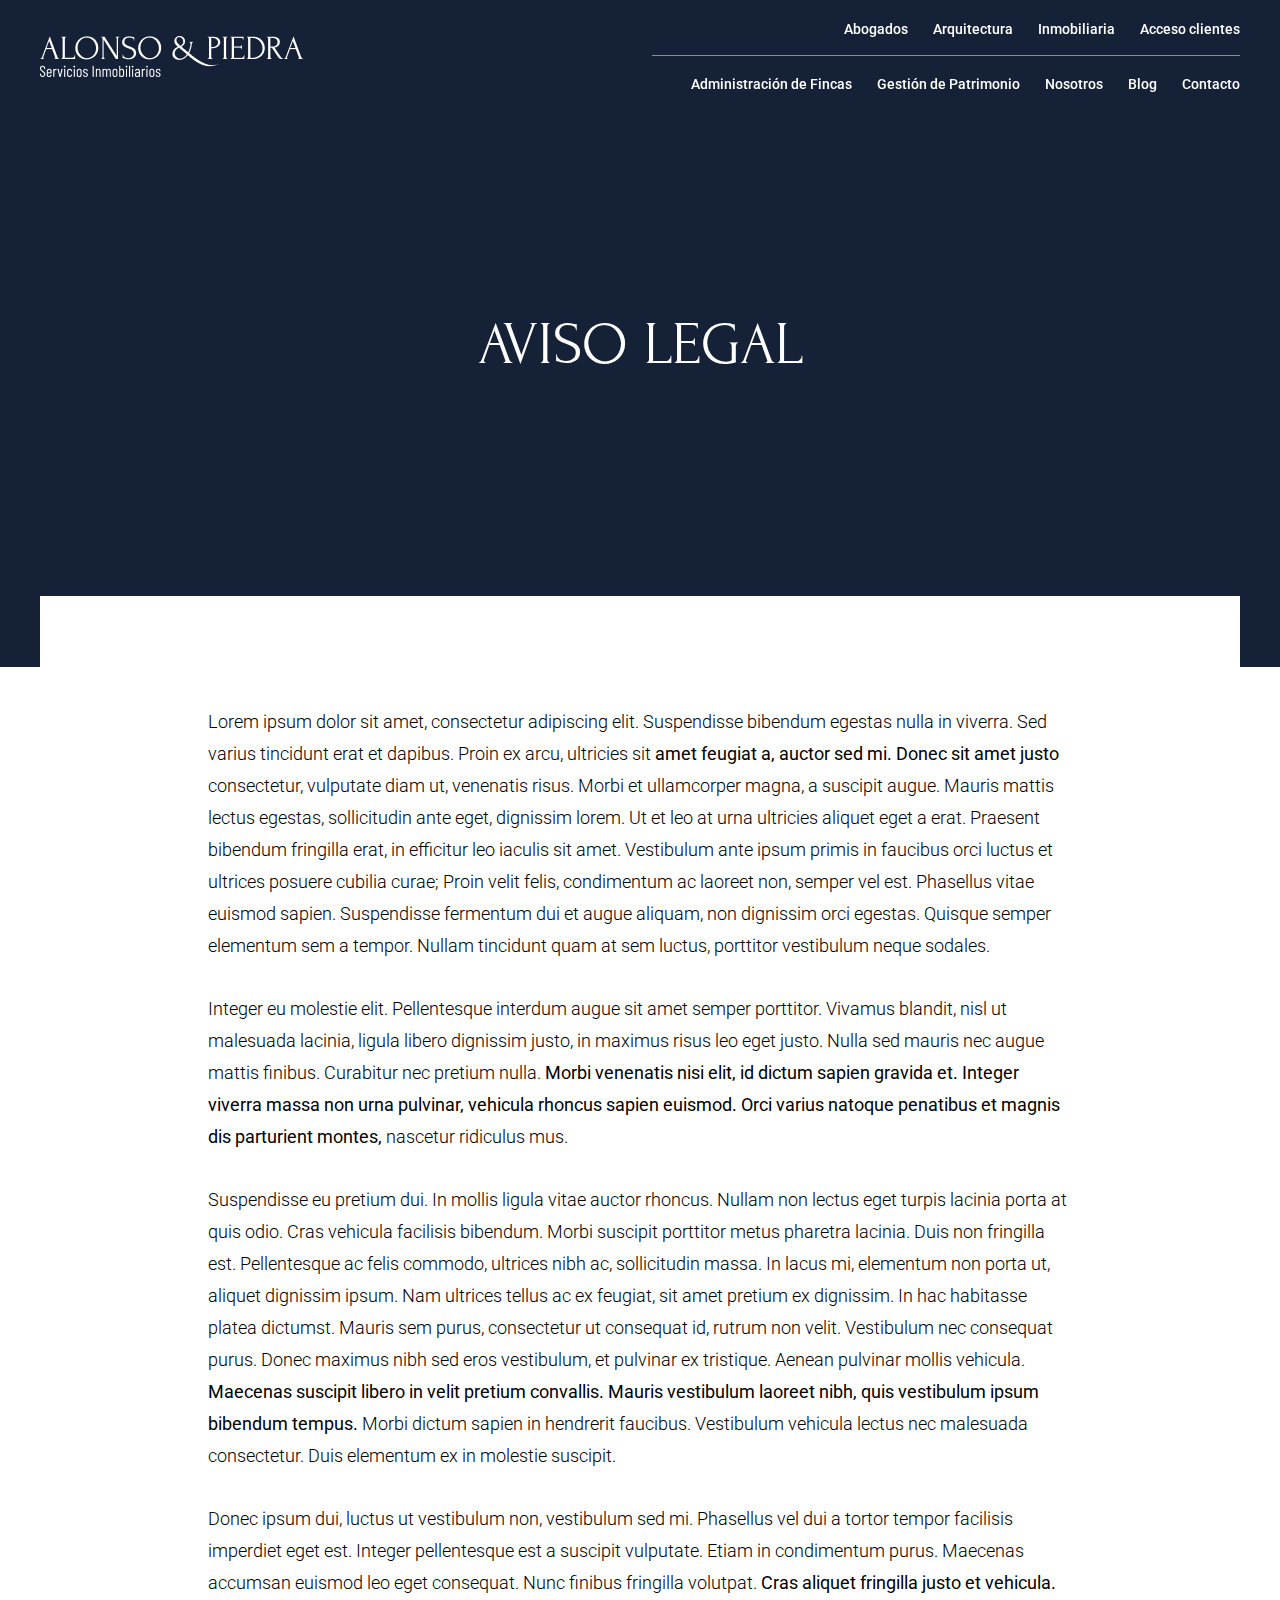
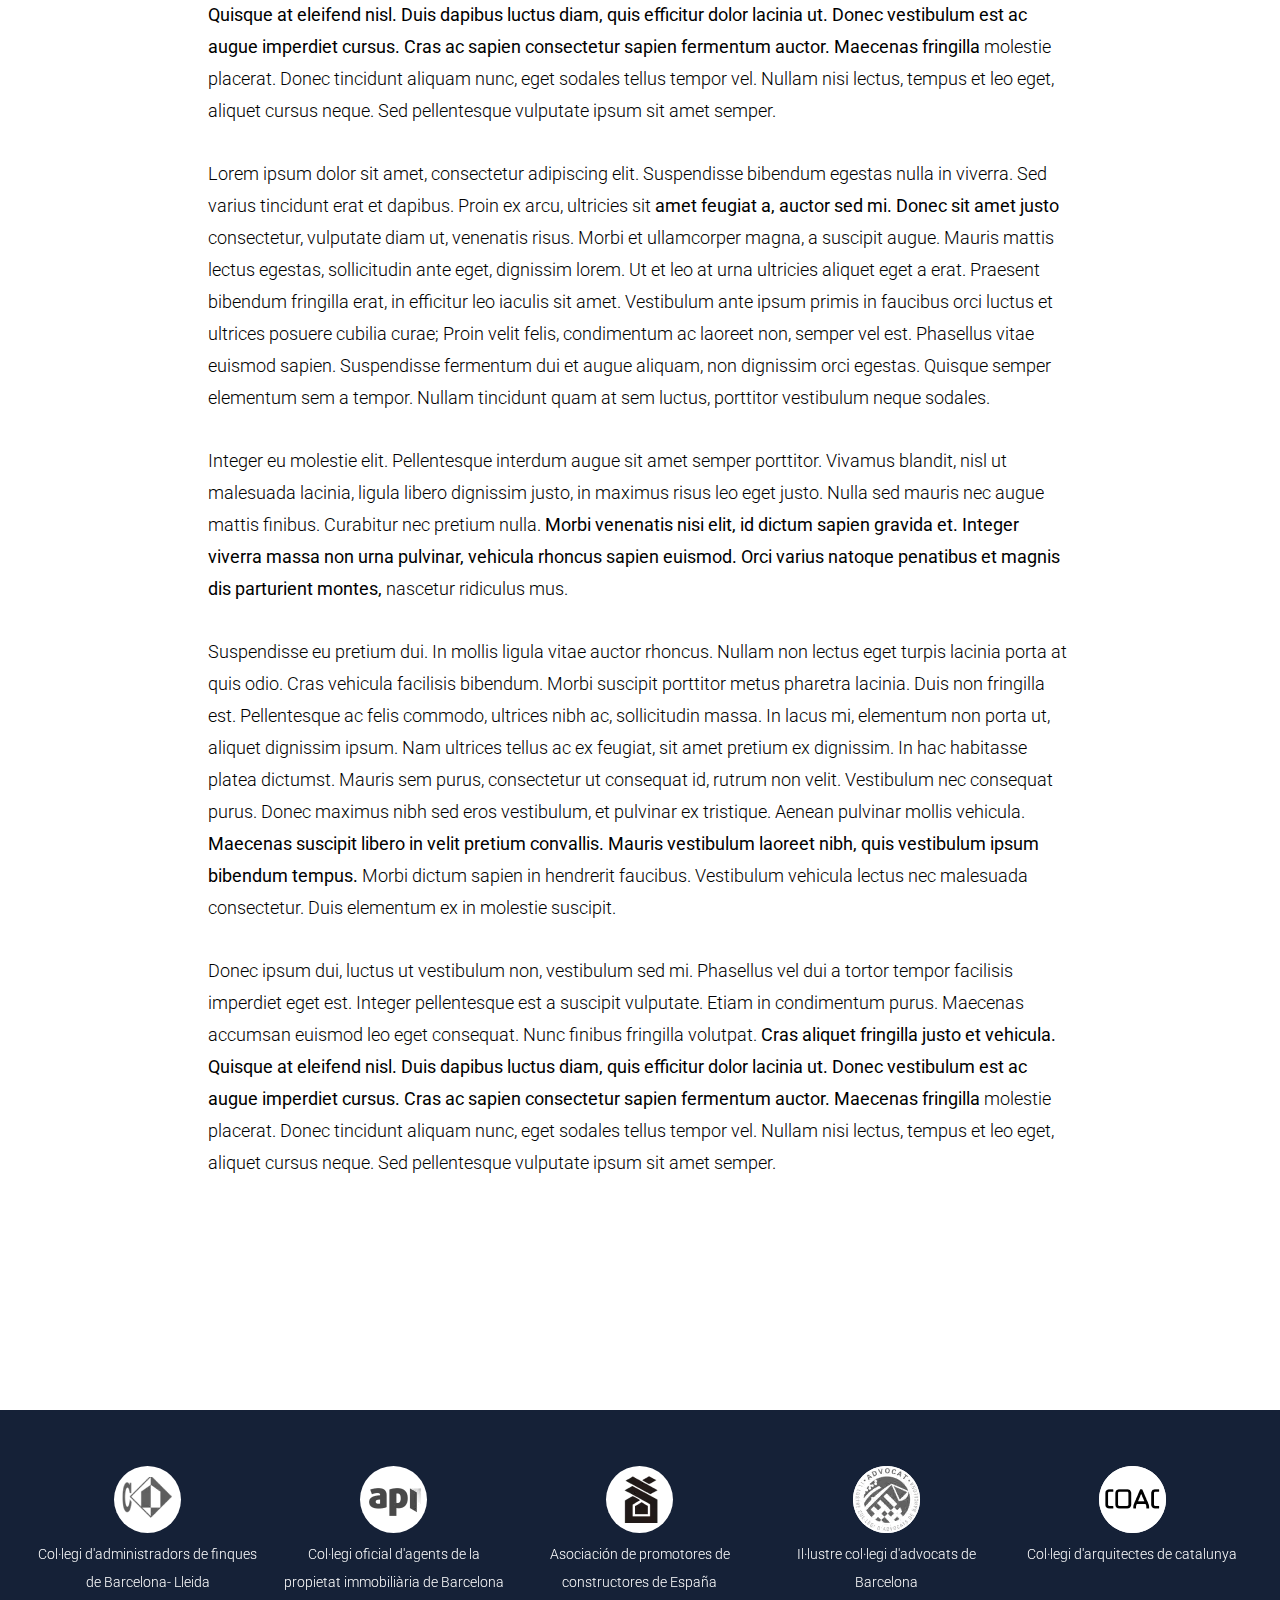
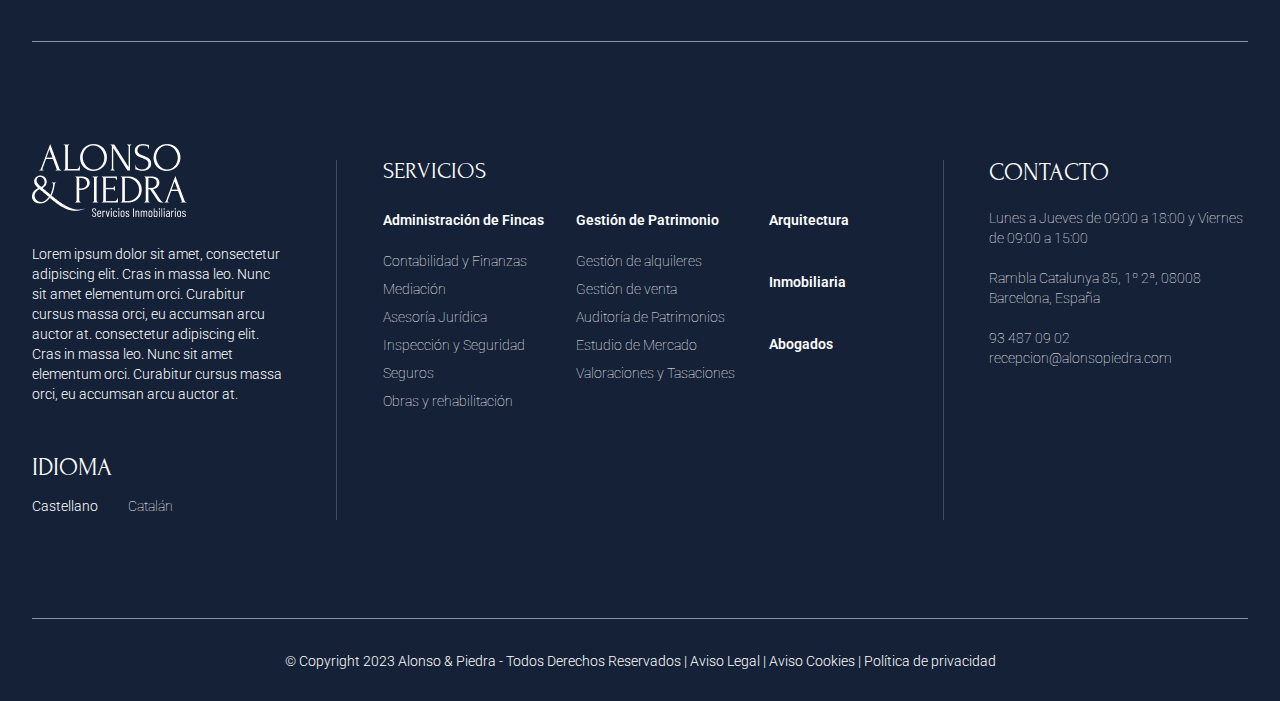
<file: aviso-legal.html>
<!DOCTYPE html>
<html lang="es">
<head>
	<meta charset="utf-8">
	<meta name="theme-color" content="#fb7a00">
	<link rel="icon" type="image/x-icon" href="favicon.jpg">
	<title>Aviso legal</title>
	<meta name="description" content="Alonso & Piedra gestión inmobiliaria">
	<meta name="viewport" content="width=device-width, initial-scale=1, maximum-scale=5">
	<!-- <link rel="shortcut icon" href="img/qr_favicon.webp" type="image/png"> -->
	<meta name="robots" content="noindex, nofollow">

	<!-- font -->
	<link rel="preconnect" href="https://fonts.googleapis.com">
	<link rel="preconnect" href="https://fonts.gstatic.com" crossorigin>
	<link href="https://fonts.googleapis.com/css2?family=Forum&family=Roboto:wght@300;500;600;700&display=swap" rel="stylesheet">
	<!-- /font -->


	<link rel="stylesheet" href="https://cdn.jsdelivr.net/npm/swiper@9/swiper-bundle.min.css" />
	<link rel="stylesheet" href="css/main.min.css">
	<!-- Add the slick-theme.css if you want default styling -->
	<!-- <link rel="stylesheet" type="text/css" href="https://cdn.jsdelivr.net/gh/kenwheeler/slick@1.8.1/slick/slick.css"/> -->
	<!-- Add the slick-theme.css if you want default styling -->
	<!-- <link rel="stylesheet" type="text/css" href="https://cdn.jsdelivr.net/gh/kenwheeler/slick@1.8.1/slick/slick-theme.css"/> -->
</head>
<body class="legal-page">
	<header>
		<div class="container">
			<div class="row">
				<div class="col-xl-6 col-lg-5">
					<div class="block-mobile-adapt">
						<a class="ap_logotype" href="#">
							<img src="img/logotype.webp" alt="">
						</a>
						<a class="ap_logotype logotype-fixed" href="#">
							<img src="img/logotype-blue.webp" alt="">
						</a>
						<div id="btn-menu">
							<span></span>
							<span></span>
							<span></span>
						</div>
					</div>
				</div>
				<div class="col-xl-6 col-lg-7 d-flex">
					<!-- nav -->
					<nav id="menu">
						<div class="line">
							<!-- item -->
							<div class="item">
								<a class="link" href="#">
									Abogados
								</a>
							</div>
							<!-- /item -->
							<!-- item -->
							<div class="item">
								<a class="link" href="#">
									Arquitectura
								</a>
							</div>
							<!-- /item -->
							<!-- item -->
							<div class="item">
								<a class="link" href="#">
									Inmobiliaria
								</a>
							</div>
							<!-- /item -->
							<!-- item -->
							<div class="item">
								<a class="link" href="#">
									Acceso clientes
								</a>
							</div>
							<!-- /item -->
						</div>
						<div class="block-menu">
							<!-- item -->
							<div class="item">
								<a class="link" href="#">
									Administración de Fincas
								</a>
								<!-- submenu -->
								<ul class="submenu">
									<li class="item">
										<a class="link" href="#">
											Contabilidad y Finanzas
										</a>
									</li>
									<li class="item">
										<a class="link" href="#">
											Mediación
										</a>
									</li>
									<li class="item">
										<a class="link" href="#">
											Asesoría Jurídica
										</a>
									</li>
									<li class="item">
										<a class="link" href="#">
											Inspección y Seguridad
										</a>
									</li>
									<li class="item">
										<a class="link" href="#">
											Seguros
										</a>
									</li>
									<li class="item">
										<a class="link" href="#">
											Obras y rehabilitación
										</a>
									</li>
								</ul>
								<!-- /submenu -->
							</div>
							<!-- /item -->
							<!-- item -->
							<div class="item">
								<a class="link" href="#">
									Gestión de Patrimonio
								</a>
							</div>
							<!-- /item -->
							<!-- item -->
							<div class="item">
								<a class="link" href="#">
									Nosotros
								</a>
								<!-- submenu -->
								<ul class="submenu">
									<li class="item">
										<a class="link" href="#">
											Contabilidad y Finanzas
										</a>
									</li>
									<li class="item">
										<a class="link" href="#">
											Mediación
										</a>
									</li>
									<li class="item">
										<a class="link" href="#">
											Asesoría Jurídica
										</a>
									</li>
									<li class="item">
										<a class="link" href="#">
											Inspección y Seguridad
										</a>
									</li>
									<li class="item">
										<a class="link" href="#">
											Seguros
										</a>
									</li>
									<li class="item">
										<a class="link" href="#">
											Obras y rehabilitación
										</a>
									</li>
								</ul>
								<!-- /submenu -->
							</div>
							<!-- /item -->
							<!-- item -->
							<div class="item">
								<a class="link" href="#">
									Blog
								</a>
							</div>
							<!-- /item -->
							<!-- item -->
							<div class="item">
								<a class="link" href="#">
									Contacto
								</a>
							</div>
							<!-- /item -->
						</div>
					</nav>
					<!-- /nav -->
				</div>
			</div>
		</div>
	</header>
	<main>
		<!-- ap_banner -->
		<section class="ap_banner">
			<div class="container">
				<div class="row">
					<div class="col-12">
						<h2 class="banner-title txt-white text-center">
							Aviso legal
						</h2>
					</div>
				</div>
			</div>
		</section>
		<!-- /ap_banner -->
		<!-- ap_legal-content -->
		<section class="ap_legal-content">
			<div class="container">
				<div class="row">
					<div class="col-12">
						<article>
							<p>
								Lorem ipsum dolor sit amet, consectetur adipiscing elit. Suspendisse bibendum egestas nulla in viverra. Sed varius tincidunt erat et dapibus. Proin ex arcu, ultricies sit <strong>amet feugiat a, auctor sed mi. Donec sit amet justo</strong> consectetur, vulputate diam ut, venenatis risus. Morbi et ullamcorper magna, a suscipit augue. Mauris mattis lectus egestas, sollicitudin ante eget, dignissim lorem. Ut et leo at urna ultricies aliquet eget a erat. Praesent bibendum fringilla erat, in efficitur leo iaculis sit amet. Vestibulum ante ipsum primis in faucibus orci luctus et ultrices posuere cubilia curae; Proin velit felis, condimentum ac laoreet non, semper vel est. Phasellus vitae euismod sapien. Suspendisse fermentum dui et augue aliquam, non dignissim orci egestas. Quisque semper elementum sem a tempor. Nullam tincidunt quam at sem luctus, porttitor vestibulum neque sodales.
							</p>
							<p>
								Integer eu molestie elit. Pellentesque interdum augue sit amet semper porttitor. Vivamus blandit, nisl ut malesuada lacinia, ligula libero dignissim justo, in maximus risus leo eget justo. Nulla sed mauris nec augue mattis finibus. Curabitur nec pretium nulla. <strong>Morbi venenatis nisi elit, id dictum sapien gravida et. Integer viverra massa non urna pulvinar, vehicula rhoncus sapien euismod. Orci varius natoque penatibus et magnis dis parturient montes,</strong> nascetur ridiculus mus. 
							</p>
							<p>
								Suspendisse eu pretium dui. In mollis ligula vitae auctor rhoncus. Nullam non lectus eget turpis lacinia porta at quis odio.
								Cras vehicula facilisis bibendum. Morbi suscipit porttitor metus pharetra lacinia. Duis non fringilla est. Pellentesque ac felis commodo, ultrices nibh ac, sollicitudin massa. In lacus mi, elementum non porta ut, aliquet dignissim ipsum. Nam ultrices tellus ac ex feugiat, sit amet pretium ex dignissim. In hac habitasse platea dictumst. Mauris sem purus, consectetur ut consequat id, rutrum non velit. Vestibulum nec consequat purus. Donec maximus nibh sed eros vestibulum, et pulvinar ex tristique. Aenean pulvinar mollis vehicula. <strong>Maecenas suscipit libero in velit pretium convallis. Mauris vestibulum laoreet nibh, quis vestibulum ipsum bibendum tempus.</strong> Morbi dictum sapien in hendrerit faucibus. Vestibulum vehicula lectus nec malesuada consectetur. Duis elementum ex in molestie suscipit.
							</p>
							<p>
								Donec ipsum dui, luctus ut vestibulum non, vestibulum sed mi. Phasellus vel dui a tortor tempor facilisis imperdiet eget est. Integer pellentesque est a suscipit vulputate. Etiam in condimentum purus. Maecenas accumsan euismod leo eget consequat. Nunc finibus fringilla volutpat. <strong>Cras aliquet fringilla justo et vehicula. Quisque at eleifend nisl.
								Duis dapibus luctus diam, quis efficitur dolor lacinia ut. Donec vestibulum est ac augue imperdiet cursus. Cras ac sapien consectetur sapien fermentum auctor. Maecenas fringilla</strong> molestie placerat. Donec tincidunt aliquam nunc, eget sodales tellus tempor vel. Nullam nisi lectus, tempus et leo eget, aliquet cursus neque. Sed pellentesque vulputate ipsum sit amet semper.
							</p>
							<p>
								Lorem ipsum dolor sit amet, consectetur adipiscing elit. Suspendisse bibendum egestas nulla in viverra. Sed varius tincidunt erat et dapibus. Proin ex arcu, ultricies sit <strong>amet feugiat a, auctor sed mi. Donec sit amet justo</strong> consectetur, vulputate diam ut, venenatis risus. Morbi et ullamcorper magna, a suscipit augue. Mauris mattis lectus egestas, sollicitudin ante eget, dignissim lorem. Ut et leo at urna ultricies aliquet eget a erat. Praesent bibendum fringilla erat, in efficitur leo iaculis sit amet. Vestibulum ante ipsum primis in faucibus orci luctus et ultrices posuere cubilia curae; Proin velit felis, condimentum ac laoreet non, semper vel est. Phasellus vitae euismod sapien. Suspendisse fermentum dui et augue aliquam, non dignissim orci egestas. Quisque semper elementum sem a tempor. Nullam tincidunt quam at sem luctus, porttitor vestibulum neque sodales.
							</p>
							<p>
								Integer eu molestie elit. Pellentesque interdum augue sit amet semper porttitor. Vivamus blandit, nisl ut malesuada lacinia, ligula libero dignissim justo, in maximus risus leo eget justo. Nulla sed mauris nec augue mattis finibus. Curabitur nec pretium nulla. <strong>Morbi venenatis nisi elit, id dictum sapien gravida et. Integer viverra massa non urna pulvinar, vehicula rhoncus sapien euismod. Orci varius natoque penatibus et magnis dis parturient montes,</strong> nascetur ridiculus mus. 
							</p>
							<p>
								Suspendisse eu pretium dui. In mollis ligula vitae auctor rhoncus. Nullam non lectus eget turpis lacinia porta at quis odio.
								Cras vehicula facilisis bibendum. Morbi suscipit porttitor metus pharetra lacinia. Duis non fringilla est. Pellentesque ac felis commodo, ultrices nibh ac, sollicitudin massa. In lacus mi, elementum non porta ut, aliquet dignissim ipsum. Nam ultrices tellus ac ex feugiat, sit amet pretium ex dignissim. In hac habitasse platea dictumst. Mauris sem purus, consectetur ut consequat id, rutrum non velit. Vestibulum nec consequat purus. Donec maximus nibh sed eros vestibulum, et pulvinar ex tristique. Aenean pulvinar mollis vehicula. <strong>Maecenas suscipit libero in velit pretium convallis. Mauris vestibulum laoreet nibh, quis vestibulum ipsum bibendum tempus.</strong> Morbi dictum sapien in hendrerit faucibus. Vestibulum vehicula lectus nec malesuada consectetur. Duis elementum ex in molestie suscipit.
							</p>
							<p>
								Donec ipsum dui, luctus ut vestibulum non, vestibulum sed mi. Phasellus vel dui a tortor tempor facilisis imperdiet eget est. Integer pellentesque est a suscipit vulputate. Etiam in condimentum purus. Maecenas accumsan euismod leo eget consequat. Nunc finibus fringilla volutpat. <strong>Cras aliquet fringilla justo et vehicula. Quisque at eleifend nisl.
								Duis dapibus luctus diam, quis efficitur dolor lacinia ut. Donec vestibulum est ac augue imperdiet cursus. Cras ac sapien consectetur sapien fermentum auctor. Maecenas fringilla</strong> molestie placerat. Donec tincidunt aliquam nunc, eget sodales tellus tempor vel. Nullam nisi lectus, tempus et leo eget, aliquet cursus neque. Sed pellentesque vulputate ipsum sit amet semper.
							</p>
						</article>
					</div>
				</div>
			</div>
		</section>
		<!-- /ap_legal-content -->
	</main>
	<footer>
		<!-- ap_footer__top -->
		<div class="ap_footer__top">
			<div class="container">
				<div class="row">
					<div class="col-12">
						<!-- ap_footer__top__clients -->
						<div class="ap_footer__top__clients">
							<div class="swiper-wrapper">
								<!-- item -->
								<div class="item swiper-slide">
									<div class="cl-logo">
										<img src="img/client-logo/1.webp" alt="">
									</div>
									<p>
										Col·legi d'administradors de finques de Barcelona- Lleida
									</p>
								</div>
								<!-- /item -->
								<!-- item -->
								<div class="item swiper-slide">
									<div class="cl-logo">
										<img src="img/client-logo/2.webp" alt="">
									</div>
									<p>
										Col·legi oficial d'agents de la propietat immobiliària de Barcelona
									</p>
								</div>
								<!-- /item -->
								<!-- item -->
								<div class="item swiper-slide">
									<div class="cl-logo">
										<img src="img/client-logo/3.webp" alt="">
									</div>
									<p>
										Asociación de promotores de constructores de España
									</p>
								</div>
								<!-- /item -->
								<!-- item -->
								<div class="item swiper-slide">
									<div class="cl-logo">
										<img src="img/client-logo/4.webp" alt="">
									</div>
									<p>
										Il·lustre col·legi d'advocats de Barcelona
									</p>
								</div>
								<!-- /item -->
								<!-- item -->
								<div class="item swiper-slide">
									<div class="cl-logo">
										<img src="img/client-logo/5.webp" alt="">
									</div>
									<p>
										Col·legi d'arquitectes de catalunya
									</p>
								</div>
								<!-- /item -->
							</div>
							<!-- If we need pagination -->
							<div class="swiper-pagination"></div>

							<!-- If we need navigation buttons -->
							<div class="swiper-button-prev"></div>
							<div class="swiper-button-next"></div>
						</div>
						<!-- /ap_footer__top__clients -->
					</div>
				</div>
			</div>
		</div>
		<!-- /ap_footer__top -->
		<!-- ap_footer__main -->
		<div class="ap_footer__main">
			<div class="container">
				<div class="row">
					<div class="col-12">
						<div class="ap_footer__main_content">
							<!-- block-left -->
							<div class="block-left">
								<div>
									<a class="logotype" href="#">
										<img src="img/logotype-footer.webp" alt="">
									</a>
								</div>
								<p>
									Lorem ipsum dolor sit amet, consectetur adipiscing elit. Cras in massa leo. Nunc sit amet elementum orci. Curabitur cursus massa orci, eu accumsan arcu auctor at. consectetur adipiscing elit. Cras in massa leo. Nunc sit amet elementum orci. Curabitur cursus massa orci, eu accumsan arcu auctor at.
								</p>
								<h4 class="title">
									Idioma
								</h4>
								<div id="lang">
									<a class="item active" href="#">
										Castellano<!-- Español -->
									</a>
									<a class="item" href="#">
										Catalán
									</a>
								</div>
							</div>
							<!-- /block-left -->
							<!-- block-center -->
							<div class="block-center">
								<h4 class="title">
									Servicios
								</h4>
								<div class="d-flex">
									<!-- menu -->
									<div class="menu">
										<ul>
											<li>
												<a href="#">
													Administración de Fincas
												</a>
												<!-- sub-menu -->
												<ul class="sub-menu">
													<li>
														<a href="#">
															Contabilidad y Finanzas
														</a>
													</li>
													<li>
														<a href="#">
															Mediación
														</a>
													</li>
													<li>
														<a href="#">
															Asesoría Jurídica
														</a>
													</li>
													<li>
														<a href="#">
															Inspección y Seguridad
														</a>
													</li>
													<li>
														<a href="#">
															Seguros
														</a>
													</li>
													<li>
														<a href="#">
															Obras y rehabilitación
														</a>
													</li>
												</ul>
												<!-- /sub-menu -->
											</li>
											<li>
												<a href="#">
													Gestión de Patrimonio
												</a>
												<!-- sub-menu -->
												<ul class="sub-menu">
													<li>
														<a href="#">
															Gestión de alquileres
														</a>
													</li>
													<li>
														<a href="#">
															Gestión de venta
														</a>
													</li>
													<li>
														<a href="#">
															Auditoría de Patrimonios
														</a>
													</li>
													<li>
														<a href="#">
															Estudio de Mercado
														</a>
													</li>
													<li>
														<a href="#">
															Valoraciones y Tasaciones
														</a>
													</li>
												</ul>
												<!-- /sub-menu -->
											</li>
										</ul>
									</div>
									<!-- /menu -->
									<!-- menu -->
									<div class="menu menu-title">
										<ul>
											<li>
												<a href="#">
													Arquitectura
												</a>
											</li>
											<li>
												<a href="#">
													Inmobiliaria
												</a>
											</li>
											<li>
												<a href="#">
													Abogados
												</a>
											</li>
										</ul>
									</div>
									<!-- /menu -->
								</div>
							</div>
							<!-- /block-center -->
							<!-- block-right -->
							<div class="block-right">
								<div>
									<h4 class="title">
										Contacto
									</h4>
									<address>
										<ul>
											<li>
												<a href="#">
													Lunes a Jueves de 09:00 a 18:00 y Viernes de 09:00 a 15:00
												</a>
											</li>
											<li>
												<a href="#">
													Rambla Catalunya 85, 1º 2ª, 08008 Barcelona, España
												</a>
											</li>
											<li>
												<a href="#">
													93 487 09 02
												</a>
												<br>
												<a href="#">
													recepcion@alonsopiedra.com
												</a>
											</li>
										</ul>
									</address>
								</div>
								<div class="table">
									<h4 class="title">
										Idioma
									</h4>
									<div id="lang">
										<a class="item" href="#">
											Español
										</a>
										<a class="item" href="#">
											Catalán
										</a>
									</div>
								</div>
							</div>
							<!-- /block-right -->
						</div>
					</div>
				</div>
			</div>
		</div>
		<!-- /ap_footer__main -->
		<!-- ap_footer__bottom -->
		<div class="ap_footer__bottom">
			<div class="container">
				<div class="row">
					<div class="col-12">
						<div class="copyright">
							&copy; Copyright 2023 Alonso & Piedra - Todos Derechos Reservados  |  <a href="#">Aviso Legal</a>  |  <a href="#">Aviso Cookies</a>  |  <a href="#">Política de privacidad</a>
						</div>
					</div>
				</div>
			</div>
		</div>
		<!-- /ap_footer__bottom -->
	</footer>
	<!-- #btn-menu-content -->
	<div id="btn-menu-content">
		<div class="block-contnt">
			<div class="close-btn">
				<span></span>
				<span></span>
			</div>
			<!-- nav -->
			<nav>
				<!-- item -->
				<div class="item">
					<a class="link link-submenu" href="#">
						<span>
							Administración de Fincas
						</span>
						<span class="icon-submenu"></span>
					</a>
					<!-- sub-menu -->
					<ul class="sub-menu">
						<li>
							<a href="#">
								Contabilidad y Finanzas
							</a>
						</li>
						<li>
							<a href="#">
								Mediación
							</a>
						</li>
						<li>
							<a href="#">
								Asesoría Jurídica
							</a>
						</li>
						<li>
							<a href="#">
								Inspección y Seguridad
							</a>
						</li>
						<li>
							<a href="#">
								Seguros
							</a>
						</li>
						<li>
							<a href="#">
								Obras y rehabilitación
							</a>
						</li>
					</ul>
					<!-- /sub-menu -->
				</div>
				<!-- /item -->
				<!-- item -->
				<div class="item">
					<a class="link" href="#">
						Gestión de Patrimonio  
					</a>
				</div>
				<!-- /item -->
				<!-- item -->
				<div class="item">
					<a class="link" href="#">
						Nosotros
					</a>
				</div>
				<!-- /item -->
				<!-- item -->
				<div class="item">
					<a class="link" href="#">
						Blog
					</a>
				</div>
				<!-- /item -->
				<!-- item -->
				<div class="item">
					<a class="link" href="#">
						Contacto
					</a>
				</div>
				<!-- /item -->
			</nav>
			<!-- /nav -->
			<!-- nav -->
			<nav>
				<!-- item -->
				<div class="item">
					<a class="link" href="#">
						Abogados       
					</a>
				</div>
				<!-- /item -->
				<!-- item -->
				<div class="item">
					<a class="link" href="#">
						Arquitectura
					</a>
				</div>
				<!-- /item -->
				<!-- item -->
				<div class="item">
					<a class="link" href="#">
						Inmobiliaria
					</a>
				</div>
				<!-- /item -->
				<!-- item -->
				<div class="item">
					<a class="link" href="#">
						Acceso clientes
					</a>
				</div>
				<!-- /item -->
			</nav>
			<!-- /nav -->
			<address>
				<h4 class="title">
					Contacto
				</h4>
				<ul>
					<li>
						<a href="tel:934870902">
							93 487 09 02
						</a>
					</li>
					<li>
						<a href="mailto:recepcion@alonsopiedra.com">
							recepcion@alonsopiedra.com
						</a>
					</li>
					<li>
						<a href="#">
							Rambla Catalunya 85, 1º 2ª, 08008 Barcelona, España
						</a>
					</li>
				</ul>
			</address>
		</div>
	</div>
	<!-- /#btn-menu-content -->
	<!-- <script src="js/lazyload.js"></script> -->
	<!-- <script src="js/hyphenopoly/Hyphenopoly_Loader.js"></script> -->
	<script src="https://cdn.jsdelivr.net/npm/swiper@9/swiper-bundle.min.js"></script>
	<script src="js/scripts.min.js"></script>
	<script>
		const swiperBlog = new Swiper('.ap_footer__top__clients', {
		  slidesPerView: 5,
		  speed: 1600,
		  parallax: true,
		  spaceBetween: 20,
		  // Optional parameters
		  // grid: {
		  // 	column: 2
		  // },
		  // direction: 'horizontal',
		  loop: false,

		 
		  // If we need pagination
		  pagination: {
		  	type: "fraction",
			formatFractionCurrent: function(number) {
				return (number <=9) ? `0${number}` : number;
				
			},
			formatFractionTotal: function(number) {
				return (number <=9) ? `0${number}` : number;
			},
			renderFraction: function (currentClass, totalClass) {
				return '<span class="' + currentClass + '"></span>' +
				'<span class="' + totalClass + '"></span>';
			},
		    el: '.swiper-pagination',
		  },


		  // Navigation arrows
		  navigation: {
		    nextEl: '.swiper-button-next',
		    prevEl: '.swiper-button-prev',
		  },
			breakpoints: {
				200: {
					slidesPerView: 1.495,
					spaceBetween: 20
				},
				767: {
					slidesPerView: 3.1,
					spaceBetween: 20
				},
				1024: {
					slidesPerView: 3.1,
					spaceBetween: 20
				},
				1120: {
					slidesPerView: 5,
					spaceBetween: 15
				}
			},

		  // And if we need scrollbar
		  // scrollbar: {
		  //   el: '.swiper-scrollbar',
		  // },
		});
	</script>
</body>
</html>
</file>
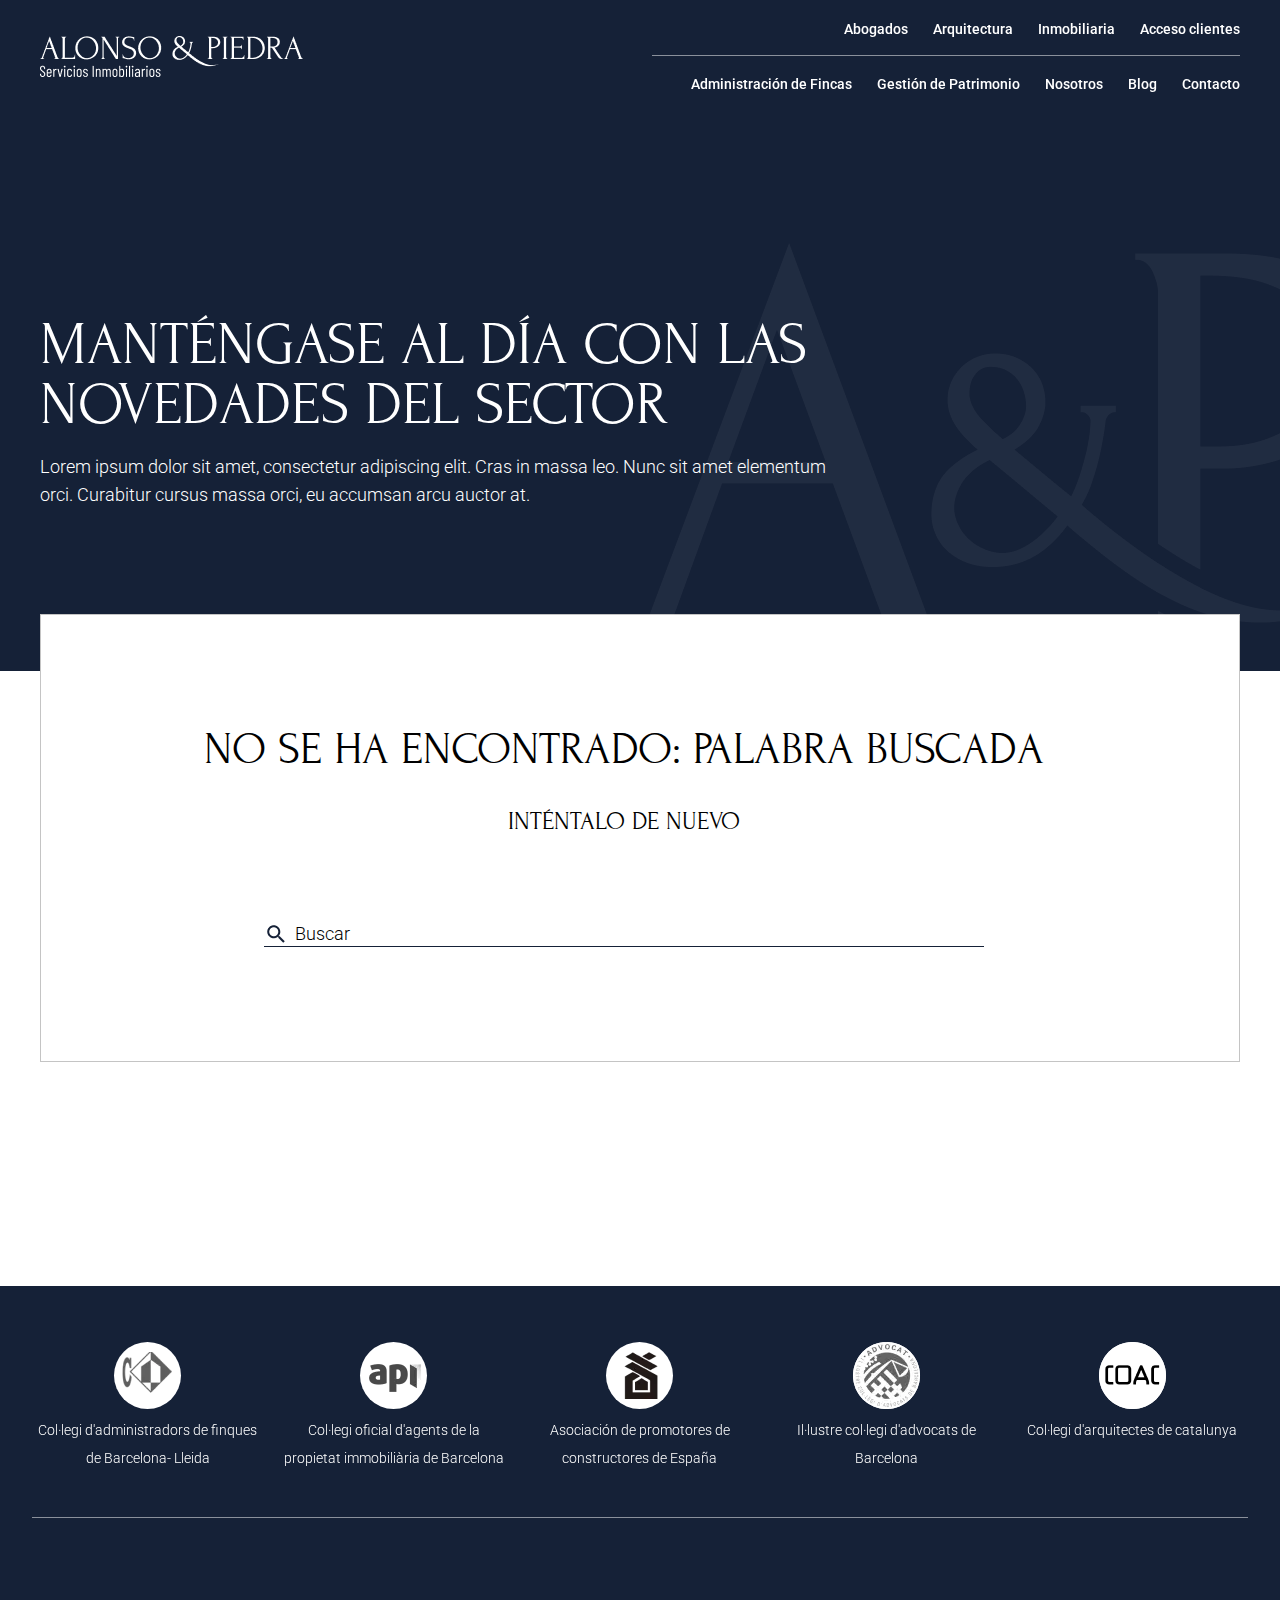
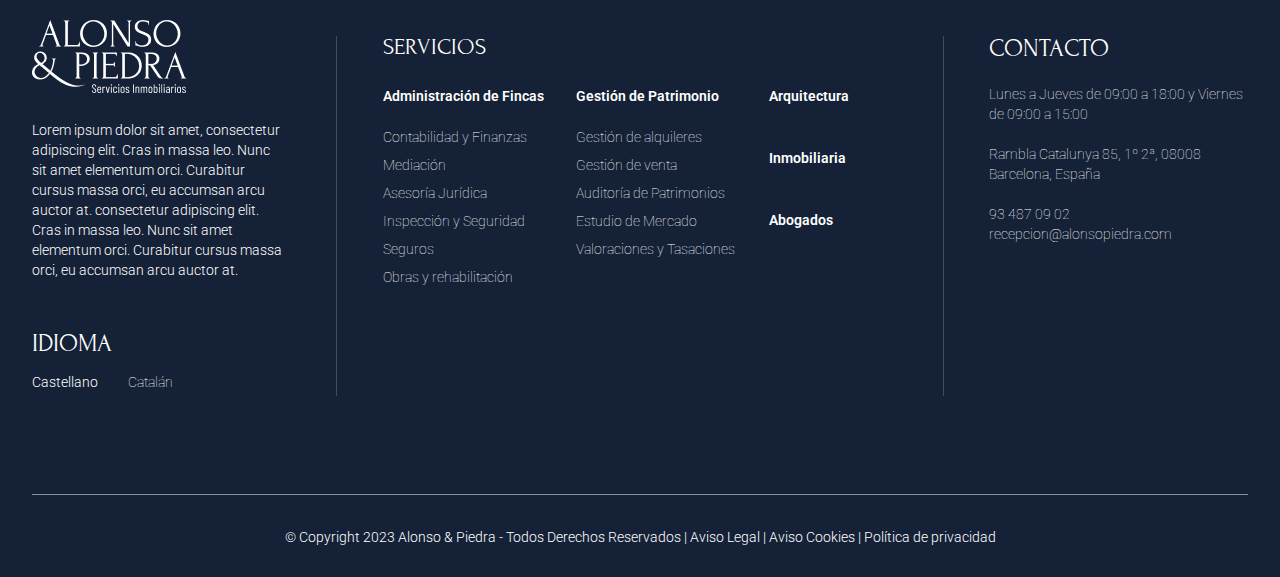
<file: blog-not-found.html>
<!DOCTYPE html>
<html lang="es">
<head>
	<meta charset="utf-8">
	<meta name="theme-color" content="#fb7a00">
	<link rel="icon" type="image/x-icon" href="favicon.jpg">
	<title>Administración de Fincas</title>
	<meta name="description" content="Alonso & Piedra gestión inmobiliaria">
	<meta name="viewport" content="width=device-width, initial-scale=1, maximum-scale=5">
	<!-- <link rel="shortcut icon" href="img/qr_favicon.webp" type="image/png"> -->
	<meta name="robots" content="noindex, nofollow">

	<!-- font -->
	<link rel="preconnect" href="https://fonts.googleapis.com">
	<link rel="preconnect" href="https://fonts.gstatic.com" crossorigin>
	<link href="https://fonts.googleapis.com/css2?family=Forum&family=Roboto:wght@300;500;600;700&display=swap" rel="stylesheet">
	<!-- /font -->


	<link rel="stylesheet" href="https://cdn.jsdelivr.net/npm/swiper@9/swiper-bundle.min.css" />
	<link rel="stylesheet" href="css/main.min.css">
	<!-- Add the slick-theme.css if you want default styling -->
	<!-- <link rel="stylesheet" type="text/css" href="https://cdn.jsdelivr.net/gh/kenwheeler/slick@1.8.1/slick/slick.css"/> -->
	<!-- Add the slick-theme.css if you want default styling -->
	<!-- <link rel="stylesheet" type="text/css" href="https://cdn.jsdelivr.net/gh/kenwheeler/slick@1.8.1/slick/slick-theme.css"/> -->
</head>
<body class="blog blog-not-found">
	<header>
		<div class="container">
			<div class="row">
				<div class="col-xl-6 col-lg-5">
					<div class="block-mobile-adapt">
						<a class="ap_logotype" href="#">
							<img src="img/logotype.webp" alt="">
						</a>
						<a class="ap_logotype logotype-fixed" href="#">
							<img src="img/logotype-blue.webp" alt="">
						</a>
						<div id="btn-menu">
							<span></span>
							<span></span>
							<span></span>
						</div>
					</div>
				</div>
				<div class="col-xl-6 col-lg-7 d-flex">
					<!-- nav -->
					<nav id="menu">
						<div class="line">
							<!-- item -->
							<div class="item">
								<a class="link" href="#">
									Abogados
								</a>
							</div>
							<!-- /item -->
							<!-- item -->
							<div class="item">
								<a class="link" href="#">
									Arquitectura
								</a>
							</div>
							<!-- /item -->
							<!-- item -->
							<div class="item">
								<a class="link" href="#">
									Inmobiliaria
								</a>
							</div>
							<!-- /item -->
							<!-- item -->
							<div class="item">
								<a class="link" href="#">
									Acceso clientes
								</a>
							</div>
							<!-- /item -->
						</div>
						<div class="block-menu">
							<!-- item -->
							<div class="item">
								<a class="link" href="#">
									Administración de Fincas
								</a>
								<!-- submenu -->
								<ul class="submenu">
									<li class="item">
										<a class="link" href="#">
											Contabilidad y Finanzas
										</a>
									</li>
									<li class="item">
										<a class="link" href="#">
											Mediación
										</a>
									</li>
									<li class="item">
										<a class="link" href="#">
											Asesoría Jurídica
										</a>
									</li>
									<li class="item">
										<a class="link" href="#">
											Inspección y Seguridad
										</a>
									</li>
									<li class="item">
										<a class="link" href="#">
											Seguros
										</a>
									</li>
									<li class="item">
										<a class="link" href="#">
											Obras y rehabilitación
										</a>
									</li>
								</ul>
								<!-- /submenu -->
							</div>
							<!-- /item -->
							<!-- item -->
							<div class="item">
								<a class="link" href="#">
									Gestión de Patrimonio
								</a>
							</div>
							<!-- /item -->
							<!-- item -->
							<div class="item">
								<a class="link" href="#">
									Nosotros
								</a>
								<!-- submenu -->
								<ul class="submenu">
									<li class="item">
										<a class="link" href="#">
											Contabilidad y Finanzas
										</a>
									</li>
									<li class="item">
										<a class="link" href="#">
											Mediación
										</a>
									</li>
									<li class="item">
										<a class="link" href="#">
											Asesoría Jurídica
										</a>
									</li>
									<li class="item">
										<a class="link" href="#">
											Inspección y Seguridad
										</a>
									</li>
									<li class="item">
										<a class="link" href="#">
											Seguros
										</a>
									</li>
									<li class="item">
										<a class="link" href="#">
											Obras y rehabilitación
										</a>
									</li>
								</ul>
								<!-- /submenu -->
							</div>
							<!-- /item -->
							<!-- item -->
							<div class="item">
								<a class="link" href="#">
									Blog
								</a>
							</div>
							<!-- /item -->
							<!-- item -->
							<div class="item">
								<a class="link" href="#">
									Contacto
								</a>
							</div>
							<!-- /item -->
						</div>
					</nav>
					<!-- /nav -->
				</div>
			</div>
		</div>
	</header>
	<main>
		<!-- ap_banner -->
		<section class="ap_banner padding-letter">
			<div class="container">
				<div class="row">
					<div class="col-12">
						<div class="ap_banner__picture">
							<img src="img/bg-letter-A-P.webp" alt="">
						</div>
						<div class="max-width">
							<h2 class="banner-title txt-white text-center">
								Manténgase al día con las novedades del sector
							</h2>
							<p class="txt-white">
								Lorem ipsum dolor sit amet, consectetur adipiscing elit. Cras in massa leo. Nunc sit amet elementum orci. Curabitur cursus massa orci, eu accumsan arcu auctor at.
							</p>
						</div>
					</div>
				</div>
			</div>
		</section>
		<!-- /ap_banner -->
		<!-- ap_blog -->
		<section class="ap_blog-page ap_blog-search_not-found">
			<div class="container">
				<div class="row">
					<div class="col-12">
						<div class="ap_blog-search">
							<!-- ap_blog-search_not-found -->
							<div class="not-found-info">
								<h3 class="title">
									No se ha encontrado: PALABRA BUSCADA
								</h3>
								<h4 class="subtitle">
									INTÉNTALO DE NUEVO
								</h4>
							</div>
							<!-- /ap_blog-search_not-found -->
							<form class="search-form" action="" method="GET">
								<div class="block-search">
									<button type="submit"></button>
									<input type="text" name="search" value="" placeholder="Buscar">
								</div>
							</form>
						</div>
					</div>
				</div>
			</div>
		</section>
		<!-- /ap_blog -->
	</main>
	<footer>
		<!-- ap_footer__top -->
		<div class="ap_footer__top">
			<div class="container">
				<div class="row">
					<div class="col-12">
						<!-- ap_footer__top__clients -->
						<div class="ap_footer__top__clients">
							<div class="swiper-wrapper">
								<!-- item -->
								<div class="item swiper-slide">
									<div class="cl-logo">
										<img src="img/client-logo/1.webp" alt="">
									</div>
									<p>
										Col·legi d'administradors de finques de Barcelona- Lleida
									</p>
								</div>
								<!-- /item -->
								<!-- item -->
								<div class="item swiper-slide">
									<div class="cl-logo">
										<img src="img/client-logo/2.webp" alt="">
									</div>
									<p>
										Col·legi oficial d'agents de la propietat immobiliària de Barcelona
									</p>
								</div>
								<!-- /item -->
								<!-- item -->
								<div class="item swiper-slide">
									<div class="cl-logo">
										<img src="img/client-logo/3.webp" alt="">
									</div>
									<p>
										Asociación de promotores de constructores de España
									</p>
								</div>
								<!-- /item -->
								<!-- item -->
								<div class="item swiper-slide">
									<div class="cl-logo">
										<img src="img/client-logo/4.webp" alt="">
									</div>
									<p>
										Il·lustre col·legi d'advocats de Barcelona
									</p>
								</div>
								<!-- /item -->
								<!-- item -->
								<div class="item swiper-slide">
									<div class="cl-logo">
										<img src="img/client-logo/5.webp" alt="">
									</div>
									<p>
										Col·legi d'arquitectes de catalunya
									</p>
								</div>
								<!-- /item -->
							</div>
							<!-- If we need pagination -->
							<div class="swiper-pagination"></div>

							<!-- If we need navigation buttons -->
							<div class="swiper-button-prev"></div>
							<div class="swiper-button-next"></div>
						</div>
						<!-- /ap_footer__top__clients -->
					</div>
				</div>
			</div>
		</div>
		<!-- /ap_footer__top -->
		<!-- ap_footer__main -->
		<div class="ap_footer__main">
			<div class="container">
				<div class="row">
					<div class="col-12">
						<div class="ap_footer__main_content">
							<!-- block-left -->
							<div class="block-left">
								<div>
									<a class="logotype" href="#">
										<img src="img/logotype-footer.webp" alt="">
									</a>
								</div>
								<p>
									Lorem ipsum dolor sit amet, consectetur adipiscing elit. Cras in massa leo. Nunc sit amet elementum orci. Curabitur cursus massa orci, eu accumsan arcu auctor at. consectetur adipiscing elit. Cras in massa leo. Nunc sit amet elementum orci. Curabitur cursus massa orci, eu accumsan arcu auctor at.
								</p>
								<h4 class="title">
									Idioma
								</h4>
								<div id="lang">
									<a class="item active" href="#">
										Castellano<!-- Español -->
									</a>
									<a class="item" href="#">
										Catalán
									</a>
								</div>
							</div>
							<!-- /block-left -->
							<!-- block-center -->
							<div class="block-center">
								<h4 class="title">
									Servicios
								</h4>
								<div class="d-flex">
									<!-- menu -->
									<div class="menu">
										<ul>
											<li>
												<a href="#">
													Administración de Fincas
												</a>
												<!-- sub-menu -->
												<ul class="sub-menu">
													<li>
														<a href="#">
															Contabilidad y Finanzas
														</a>
													</li>
													<li>
														<a href="#">
															Mediación
														</a>
													</li>
													<li>
														<a href="#">
															Asesoría Jurídica
														</a>
													</li>
													<li>
														<a href="#">
															Inspección y Seguridad
														</a>
													</li>
													<li>
														<a href="#">
															Seguros
														</a>
													</li>
													<li>
														<a href="#">
															Obras y rehabilitación
														</a>
													</li>
												</ul>
												<!-- /sub-menu -->
											</li>
											<li>
												<a href="#">
													Gestión de Patrimonio
												</a>
												<!-- sub-menu -->
												<ul class="sub-menu">
													<li>
														<a href="#">
															Gestión de alquileres
														</a>
													</li>
													<li>
														<a href="#">
															Gestión de venta
														</a>
													</li>
													<li>
														<a href="#">
															Auditoría de Patrimonios
														</a>
													</li>
													<li>
														<a href="#">
															Estudio de Mercado
														</a>
													</li>
													<li>
														<a href="#">
															Valoraciones y Tasaciones
														</a>
													</li>
												</ul>
												<!-- /sub-menu -->
											</li>
										</ul>
									</div>
									<!-- /menu -->
									<!-- menu -->
									<div class="menu menu-title">
										<ul>
											<li>
												<a href="#">
													Arquitectura
												</a>
											</li>
											<li>
												<a href="#">
													Inmobiliaria
												</a>
											</li>
											<li>
												<a href="#">
													Abogados
												</a>
											</li>
										</ul>
									</div>
									<!-- /menu -->
								</div>
							</div>
							<!-- /block-center -->
							<!-- block-right -->
							<div class="block-right">
								<div>
									<h4 class="title">
										Contacto
									</h4>
									<address>
										<ul>
											<li>
												<a href="#">
													Lunes a Jueves de 09:00 a 18:00 y Viernes de 09:00 a 15:00
												</a>
											</li>
											<li>
												<a href="#">
													Rambla Catalunya 85, 1º 2ª, 08008 Barcelona, España
												</a>
											</li>
											<li>
												<a href="#">
													93 487 09 02
												</a>
												<br>
												<a href="#">
													recepcion@alonsopiedra.com
												</a>
											</li>
										</ul>
									</address>
								</div>
								<div class="table">
									<h4 class="title">
										Idioma
									</h4>
									<div id="lang">
										<a class="item" href="#">
											Español
										</a>
										<a class="item" href="#">
											Catalán
										</a>
									</div>
								</div>
							</div>
							<!-- /block-right -->
						</div>
					</div>
				</div>
			</div>
		</div>
		<!-- /ap_footer__main -->
		<!-- ap_footer__bottom -->
		<div class="ap_footer__bottom">
			<div class="container">
				<div class="row">
					<div class="col-12">
						<div class="copyright">
							&copy; Copyright 2023 Alonso & Piedra - Todos Derechos Reservados  |  <a href="#">Aviso Legal</a>  |  <a href="#">Aviso Cookies</a>  |  <a href="#">Política de privacidad</a>
						</div>
					</div>
				</div>
			</div>
		</div>
		<!-- /ap_footer__bottom -->
	</footer>
	<!-- #btn-menu-content -->
	<div id="btn-menu-content">
		<div class="block-contnt">
			<div class="close-btn">
				<span></span>
				<span></span>
			</div>
			<!-- nav -->
			<nav>
				<!-- item -->
				<div class="item">
					<a class="link link-submenu" href="#">
						<span>
							Administración de Fincas
						</span>
						<span class="icon-submenu"></span>
					</a>
					<!-- sub-menu -->
					<ul class="sub-menu">
						<li>
							<a href="#">
								Contabilidad y Finanzas
							</a>
						</li>
						<li>
							<a href="#">
								Mediación
							</a>
						</li>
						<li>
							<a href="#">
								Asesoría Jurídica
							</a>
						</li>
						<li>
							<a href="#">
								Inspección y Seguridad
							</a>
						</li>
						<li>
							<a href="#">
								Seguros
							</a>
						</li>
						<li>
							<a href="#">
								Obras y rehabilitación
							</a>
						</li>
					</ul>
					<!-- /sub-menu -->
				</div>
				<!-- /item -->
				<!-- item -->
				<div class="item">
					<a class="link" href="#">
						Gestión de Patrimonio  
					</a>
				</div>
				<!-- /item -->
				<!-- item -->
				<div class="item">
					<a class="link" href="#">
						Nosotros
					</a>
				</div>
				<!-- /item -->
				<!-- item -->
				<div class="item">
					<a class="link" href="#">
						Blog
					</a>
				</div>
				<!-- /item -->
				<!-- item -->
				<div class="item">
					<a class="link" href="#">
						Contacto
					</a>
				</div>
				<!-- /item -->
			</nav>
			<!-- /nav -->
			<!-- nav -->
			<nav>
				<!-- item -->
				<div class="item">
					<a class="link" href="#">
						Abogados       
					</a>
				</div>
				<!-- /item -->
				<!-- item -->
				<div class="item">
					<a class="link" href="#">
						Arquitectura
					</a>
				</div>
				<!-- /item -->
				<!-- item -->
				<div class="item">
					<a class="link" href="#">
						Inmobiliaria
					</a>
				</div>
				<!-- /item -->
				<!-- item -->
				<div class="item">
					<a class="link" href="#">
						Acceso clientes
					</a>
				</div>
				<!-- /item -->
			</nav>
			<!-- /nav -->
			<address>
				<h4 class="title">
					Contacto
				</h4>
				<ul>
					<li>
						<a href="tel:934870902">
							93 487 09 02
						</a>
					</li>
					<li>
						<a href="mailto:recepcion@alonsopiedra.com">
							recepcion@alonsopiedra.com
						</a>
					</li>
					<li>
						<a href="#">
							Rambla Catalunya 85, 1º 2ª, 08008 Barcelona, España
						</a>
					</li>
				</ul>
			</address>
		</div>
	</div>
	<!-- /#btn-menu-content -->
	<!-- <script src="js/lazyload.js"></script> -->
	<!-- <script src="js/hyphenopoly/Hyphenopoly_Loader.js"></script> -->
	<script src="https://cdn.jsdelivr.net/npm/swiper@9/swiper-bundle.min.js"></script>
	<script src="js/scripts.min.js"></script>
	<!-- <script type="text/javascript" src="js/slick.js"></script> -->
	<script>
		const swiper = new Swiper('.swiper', {
		  slidesPerView: 4,
		  spaceBetween: 28,
		  // Optional parameters
		  // grid: {
		  // 	column: 2
		  // },
		  // direction: 'horizontal',
		  loop: false,

		 
		  // If we need pagination
		  pagination: {
		  	type: "fraction",
			formatFractionCurrent: function(number) {
				return (number <=9) ? `0${number}` : number;
				
			},
			formatFractionTotal: function(number) {
				return (number <=9) ? `0${number}` : number;
			},
			renderFraction: function (currentClass, totalClass) {
				return '<span class="' + currentClass + '"></span>' +
				'<span class="' + totalClass + '"></span>';
			},
		    el: '.swiper-pagination',
		  },


		  // Navigation arrows
		  navigation: {
		    nextEl: '.swiper-button-next',
		    prevEl: '.swiper-button-prev',
		  },

		  // And if we need scrollbar
		  // scrollbar: {
		  //   el: '.swiper-scrollbar',
		  // },
		});

		const swiperInfo = new Swiper('.ap_block-info_swiper', {
		  slidesPerView: 1,
		  spaceBetween: 167,
		  // Optional parameters
		  // grid: {
		  // 	column: 2
		  // },
		  // direction: 'horizontal',
		  loop: false,

		 
		  // If we need pagination
		  pagination: {
		  	type: "fraction",
			formatFractionCurrent: function(number) {
				return (number <=9) ? `0${number}` : number;
				
			},
			formatFractionTotal: function(number) {
				return (number <=9) ? `0${number}` : number;
			},
			renderFraction: function (currentClass, totalClass) {
				return '<span class="' + currentClass + '"></span>' +
				'<span class="' + totalClass + '"></span>';
			},
		    el: '.swiper-pagination',
		  },


		  // Navigation arrows
		  navigation: {
		    nextEl: '.swiper-button-next',
		    prevEl: '.swiper-button-prev',
		  },

		  // And if we need scrollbar
		  // scrollbar: {
		  //   el: '.swiper-scrollbar',
		  // },
		});
		const swiperBlog = new Swiper('.ap_footer__top__clients', {
		  slidesPerView: 5,
		  speed: 1600,
		  parallax: true,
		  spaceBetween: 20,
		  // Optional parameters
		  // grid: {
		  // 	column: 2
		  // },
		  // direction: 'horizontal',
		  loop: false,

		 
		  // If we need pagination
		  pagination: {
		  	type: "fraction",
			formatFractionCurrent: function(number) {
				return (number <=9) ? `0${number}` : number;
				
			},
			formatFractionTotal: function(number) {
				return (number <=9) ? `0${number}` : number;
			},
			renderFraction: function (currentClass, totalClass) {
				return '<span class="' + currentClass + '"></span>' +
				'<span class="' + totalClass + '"></span>';
			},
		    el: '.swiper-pagination',
		  },


		  // Navigation arrows
		  navigation: {
		    nextEl: '.swiper-button-next',
		    prevEl: '.swiper-button-prev',
		  },
			breakpoints: {
				200: {
					slidesPerView: 1.495,
					spaceBetween: 20
				},
				767: {
					slidesPerView: 3.1,
					spaceBetween: 20
				},
				1024: {
					slidesPerView: 3.1,
					spaceBetween: 20
				},
				1120: {
					slidesPerView: 5,
					spaceBetween: 15
				}
			},

		  // And if we need scrollbar
		  // scrollbar: {
		  //   el: '.swiper-scrollbar',
		  // },
		});
	</script>
</body>
</html>
</file>
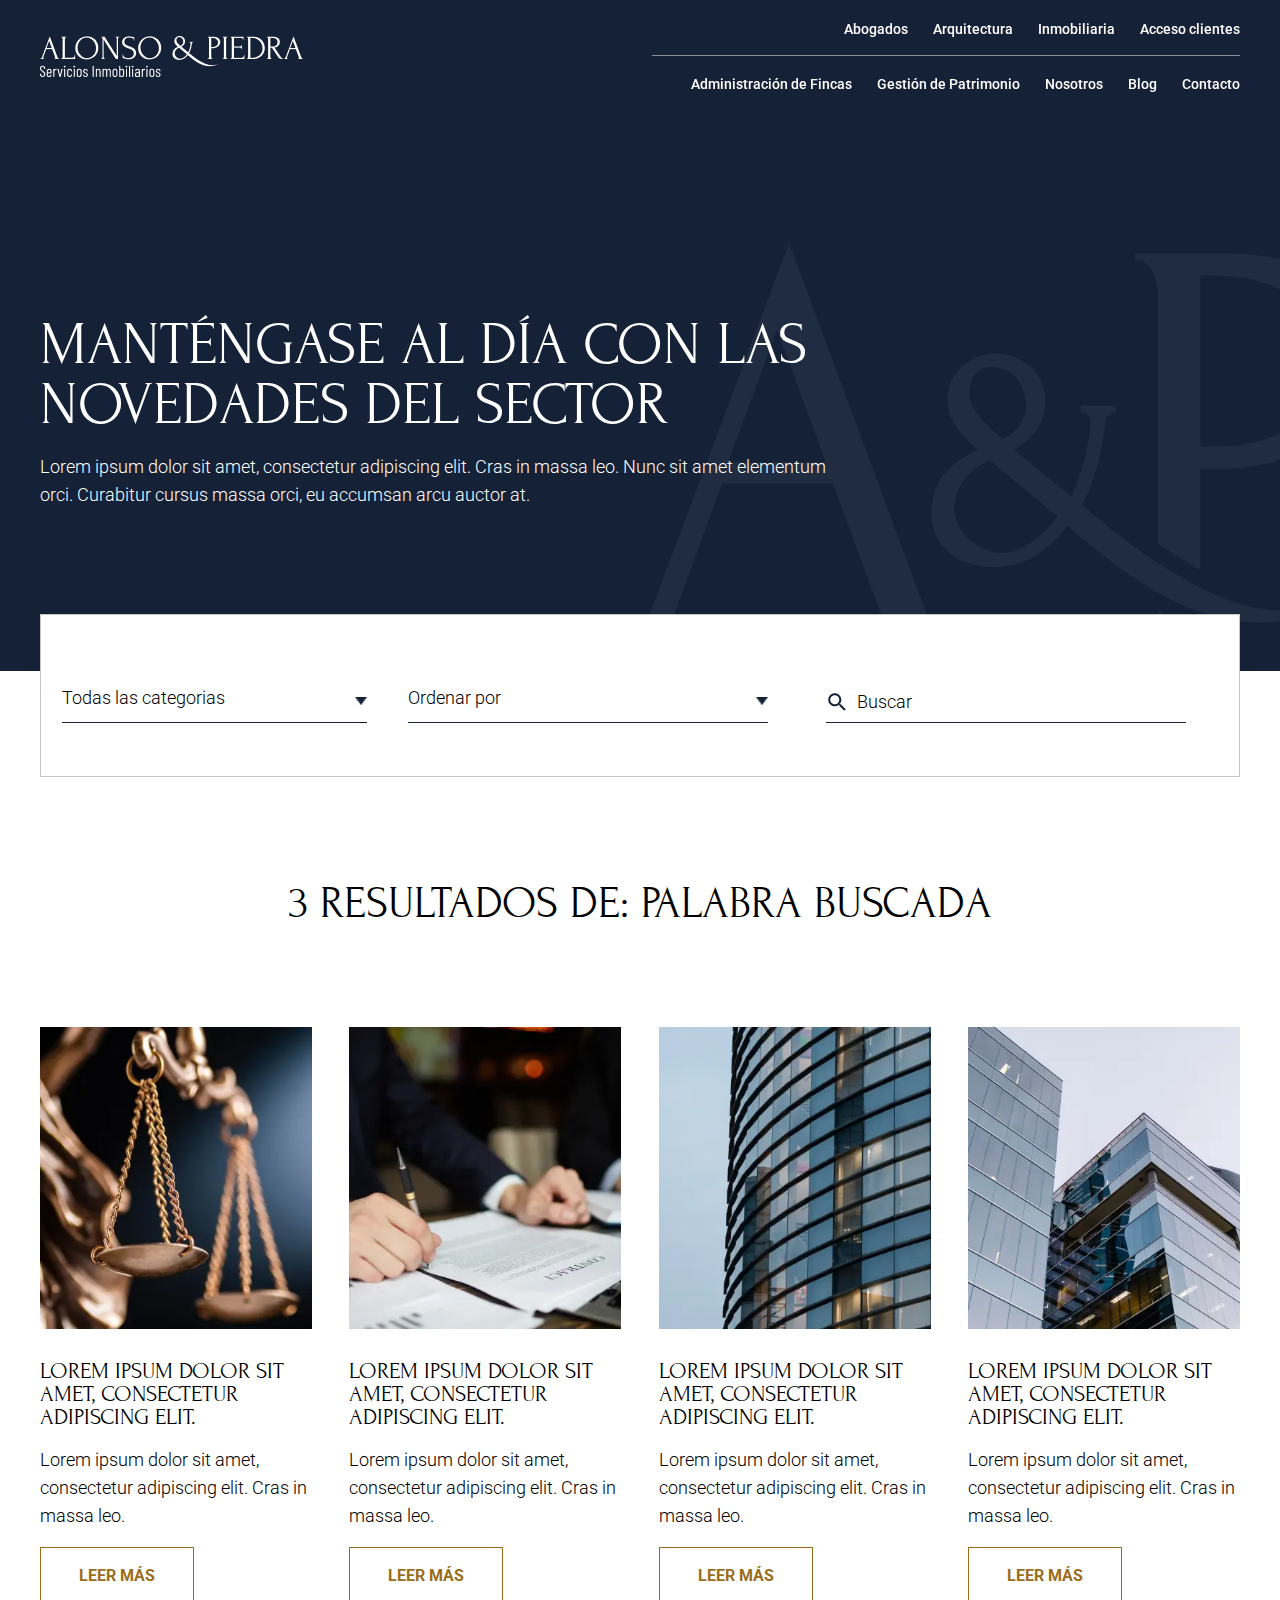
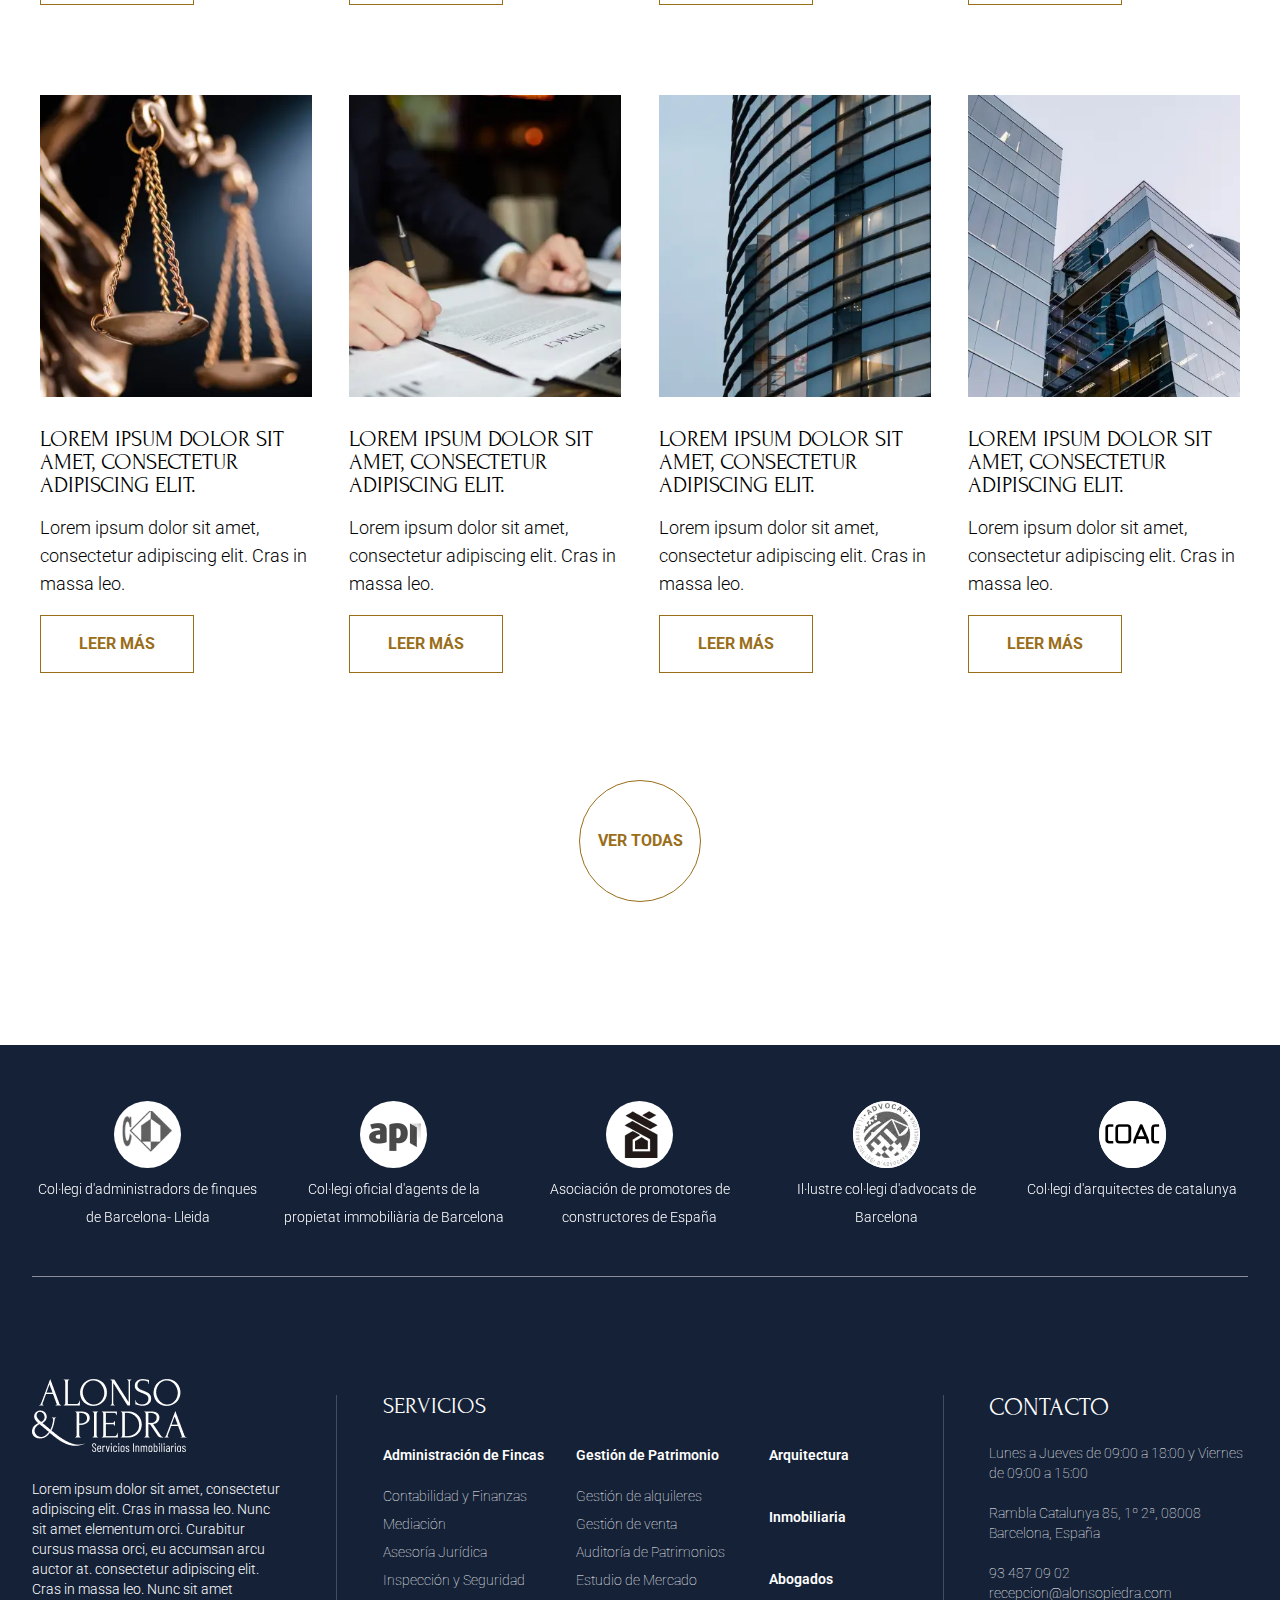
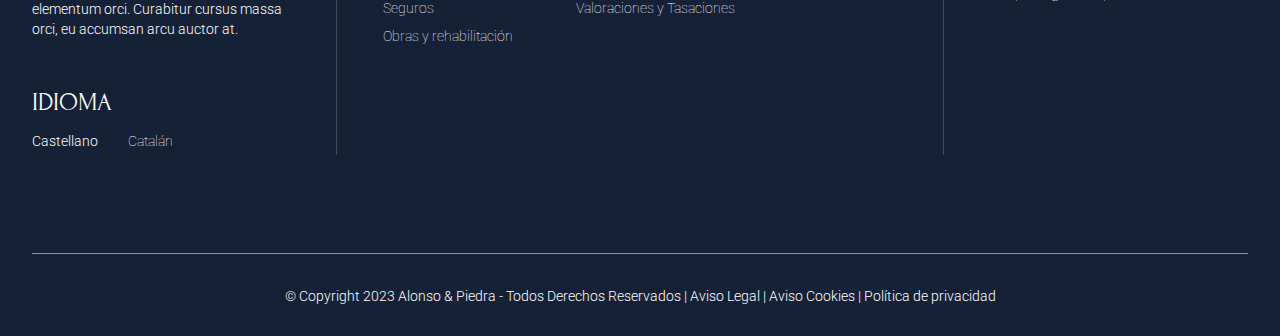
<file: blog.html>
<!DOCTYPE html>
<html lang="es">
<head>
	<meta charset="utf-8">
	<meta name="theme-color" content="#fb7a00">
	<link rel="icon" type="image/x-icon" href="favicon.jpg">
	<title>Administración de Fincas</title>
	<meta name="description" content="Alonso & Piedra gestión inmobiliaria">
	<meta name="viewport" content="width=device-width, initial-scale=1, maximum-scale=5">
	<!-- <link rel="shortcut icon" href="img/qr_favicon.webp" type="image/png"> -->
	<meta name="robots" content="noindex, nofollow">

	<!-- font -->
	<link rel="preconnect" href="https://fonts.googleapis.com">
	<link rel="preconnect" href="https://fonts.gstatic.com" crossorigin>
	<link href="https://fonts.googleapis.com/css2?family=Forum&family=Roboto:wght@300;500;600;700&display=swap" rel="stylesheet">
	<!-- /font -->


	<link rel="stylesheet" href="https://cdn.jsdelivr.net/npm/swiper@9/swiper-bundle.min.css" />
	<link rel="stylesheet" href="css/main.min.css">
	<!-- Add the slick-theme.css if you want default styling -->
	<!-- <link rel="stylesheet" type="text/css" href="https://cdn.jsdelivr.net/gh/kenwheeler/slick@1.8.1/slick/slick.css"/> -->
	<!-- Add the slick-theme.css if you want default styling -->
	<!-- <link rel="stylesheet" type="text/css" href="https://cdn.jsdelivr.net/gh/kenwheeler/slick@1.8.1/slick/slick-theme.css"/> -->
</head>
<body class="blog">
	<header>
		<div class="container">
			<div class="row">
				<div class="col-xl-6 col-lg-5">
					<div class="block-mobile-adapt">
						<a class="ap_logotype" href="#">
							<img src="img/logotype.webp" alt="">
						</a>
						<a class="ap_logotype logotype-fixed" href="#">
							<img src="img/logotype-blue.webp" alt="">
						</a>
						<div id="btn-menu">
							<span></span>
							<span></span>
							<span></span>
						</div>
					</div>
				</div>
				<div class="col-xl-6 col-lg-7 d-flex">
					<!-- nav -->
					<nav id="menu">
						<div class="line">
							<!-- item -->
							<div class="item">
								<a class="link" href="#">
									Abogados
								</a>
							</div>
							<!-- /item -->
							<!-- item -->
							<div class="item">
								<a class="link" href="#">
									Arquitectura
								</a>
							</div>
							<!-- /item -->
							<!-- item -->
							<div class="item">
								<a class="link" href="#">
									Inmobiliaria
								</a>
							</div>
							<!-- /item -->
							<!-- item -->
							<div class="item">
								<a class="link" href="#">
									Acceso clientes
								</a>
							</div>
							<!-- /item -->
						</div>
						<div class="block-menu">
							<!-- item -->
							<div class="item">
								<a class="link" href="#">
									Administración de Fincas
								</a>
								<!-- submenu -->
								<ul class="submenu">
									<li class="item">
										<a class="link" href="#">
											Contabilidad y Finanzas
										</a>
									</li>
									<li class="item">
										<a class="link" href="#">
											Mediación
										</a>
									</li>
									<li class="item">
										<a class="link" href="#">
											Asesoría Jurídica
										</a>
									</li>
									<li class="item">
										<a class="link" href="#">
											Inspección y Seguridad
										</a>
									</li>
									<li class="item">
										<a class="link" href="#">
											Seguros
										</a>
									</li>
									<li class="item">
										<a class="link" href="#">
											Obras y rehabilitación
										</a>
									</li>
								</ul>
								<!-- /submenu -->
							</div>
							<!-- /item -->
							<!-- item -->
							<div class="item">
								<a class="link" href="#">
									Gestión de Patrimonio
								</a>
							</div>
							<!-- /item -->
							<!-- item -->
							<div class="item">
								<a class="link" href="#">
									Nosotros
								</a>
								<!-- submenu -->
								<ul class="submenu">
									<li class="item">
										<a class="link" href="#">
											Contabilidad y Finanzas
										</a>
									</li>
									<li class="item">
										<a class="link" href="#">
											Mediación
										</a>
									</li>
									<li class="item">
										<a class="link" href="#">
											Asesoría Jurídica
										</a>
									</li>
									<li class="item">
										<a class="link" href="#">
											Inspección y Seguridad
										</a>
									</li>
									<li class="item">
										<a class="link" href="#">
											Seguros
										</a>
									</li>
									<li class="item">
										<a class="link" href="#">
											Obras y rehabilitación
										</a>
									</li>
								</ul>
								<!-- /submenu -->
							</div>
							<!-- /item -->
							<!-- item -->
							<div class="item">
								<a class="link" href="#">
									Blog
								</a>
							</div>
							<!-- /item -->
							<!-- item -->
							<div class="item">
								<a class="link" href="#">
									Contacto
								</a>
							</div>
							<!-- /item -->
						</div>
					</nav>
					<!-- /nav -->
				</div>
			</div>
		</div>
	</header>
	<main>
		<!-- ap_banner -->
		<section class="ap_banner padding-letter">
			<div class="container">
				<div class="row">
					<div class="col-12">
						<div class="ap_banner__picture">
							<img src="img/bg-letter-A-P.webp" alt="">
						</div>
						<div class="max-width">
							<h2 class="banner-title txt-white">
								Manténgase al día con las novedades del sector
							</h2>
							<p class="txt-white">
								Lorem ipsum dolor sit amet, consectetur adipiscing elit. Cras in massa leo. Nunc sit amet elementum orci. Curabitur cursus massa orci, eu accumsan arcu auctor at.
							</p>
						</div>
					</div>
				</div>
			</div>
		</section>
		<!-- /ap_banner -->
		<!-- ap_blog -->
		<section class="ap_blog-page">
			<div class="container">
				<div class="row">
					<div class="col-12">
						<div class="ap_blog-search">
							<form class="search-form" action="" method="GET">
								<div class="block-filter">
									<div class="item">
										<!-- <label for="cat"></label> -->
										<select name="cat" id="cat" placeholder="Categorías">
											<option value="Todas las categorias" disabled selected hidden>Todas las categorias</option>
											<option value="Google Ads">Google Ads</option>
											<option value="Google Analytics">Google Analytics</option>
											<option value="Facebook Instagram Ads">Facebook Instagram Ads</option>
										</select>
									</div>
									<div class="item">
										<!-- <label for="order"></label> -->
										<select name="order" id="order">
											<option value="Ordenar por" disabled selected hidden>Ordenar por</option>
											<option value="dateCreated ASC">Más recientes</option>
											<option value="dateCreated DESC">Más antiguos</option>
										</select>
									</div>
								</div>
								<div class="block-search">
									<button type="submit"></button>
									<input type="text" name="search" value="" placeholder="Buscar">
								</div>
							</form>
						</div>
					</div>
				</div>
			</div>
		</section>
		<!-- /ap_blog -->
		<!-- ap_blog -->
		<section class="ap_blog blog-page">
			<div class="container">
				<div class="row">
					<div class="col-12">
						<!-- ap_blog__result -->
						<div class="ap_blog__result">
							<h3 class="title">
								3 resultados de: PALABRA BUSCADA
							</h3>
						</div>
						<!-- /ap_blog__result -->
						<!-- ap_blog__list -->
						<div class="ap_blog__list">
							<!-- item -->
							<div class="item">
								<!-- image -->
								<div class="image">
									<picture>
										<source srcset="img/blog-post/1.webp" media="(max-width: 767px)">
										<source srcset="img/blog-post/1.webp" media="(max-width: 1024px)">
										<img src="img/blog-post/1.webp" alt="">
									</picture>
								</div>
								<!-- /image -->
								<h5 class="title">
									Lorem ipsum dolor sit amet, consectetur adipiscing elit.
								</h5>
								<p>
									Lorem ipsum dolor sit amet, consectetur adipiscing elit. Cras in massa leo.
								</p>
								<div class="block-btn">
									<a class="btn btn-border btn-white" href="#">
										Leer más
									</a>
								</div>
							</div>
							<!-- /item -->
							<!-- item -->
							<div class="item">
								<!-- image -->
								<div class="image">
									<picture>
										<source srcset="img/blog-post/2.webp" media="(max-width: 767px)">
										<source srcset="img/blog-post/2.webp" media="(max-width: 1024px)">
										<img src="img/blog-post/2.webp" alt="">
									</picture>
								</div>
								<!-- /image -->
								<h5 class="title">
									Lorem ipsum dolor sit amet, consectetur adipiscing elit.
								</h5>
								<p>
									Lorem ipsum dolor sit amet, consectetur adipiscing elit. Cras in massa leo.
								</p>
								<div class="block-btn">
									<a class="btn btn-border btn-white" href="#">
										Leer más
									</a>
								</div>
							</div>
							<!-- /item -->
							<!-- item -->
							<div class="item">
								<!-- image -->
								<div class="image">
									<picture>
										<source srcset="img/blog-post/3.webp" media="(max-width: 767px)">
										<source srcset="img/blog-post/3.webp" media="(max-width: 1024px)">
										<img src="img/blog-post/3.webp" alt="">
									</picture>
								</div>
								<!-- /image -->
								<h5 class="title">
									Lorem ipsum dolor sit amet, consectetur adipiscing elit.
								</h5>
								<p>
									Lorem ipsum dolor sit amet, consectetur adipiscing elit. Cras in massa leo.
								</p>
								<div class="block-btn">
									<a class="btn btn-border btn-white" href="#">
										Leer más
									</a>
								</div>
							</div>
							<!-- /item -->
							<!-- item -->
							<div class="item">
								<!-- image -->
								<div class="image">
									<picture>
										<source srcset="img/blog-post/4.webp" media="(max-width: 767px)">
										<source srcset="img/blog-post/4.webp" media="(max-width: 1024px)">
										<img src="img/blog-post/4.webp" alt="">
									</picture>
								</div>
								<!-- /image -->
								<h5 class="title">
									Lorem ipsum dolor sit amet, consectetur adipiscing elit.
								</h5>
								<p>
									Lorem ipsum dolor sit amet, consectetur adipiscing elit. Cras in massa leo.
								</p>
								<div class="block-btn">
									<a class="btn btn-border btn-white" href="#">
										Leer más
									</a>
								</div>
							</div>
							<!-- /item -->
							<!-- item -->
							<div class="item">
								<!-- image -->
								<div class="image">
									<picture>
										<source srcset="img/blog-post/1.webp" media="(max-width: 767px)">
										<source srcset="img/blog-post/1.webp" media="(max-width: 1024px)">
										<img src="img/blog-post/1.webp" alt="">
									</picture>
								</div>
								<!-- /image -->
								<h5 class="title">
									Lorem ipsum dolor sit amet, consectetur adipiscing elit.
								</h5>
								<p>
									Lorem ipsum dolor sit amet, consectetur adipiscing elit. Cras in massa leo.
								</p>
								<div class="block-btn">
									<a class="btn btn-border btn-white" href="#">
										Leer más
									</a>
								</div>
							</div>
							<!-- /item -->
							<!-- item -->
							<div class="item">
								<!-- image -->
								<div class="image">
									<picture>
										<source srcset="img/blog-post/2.webp" media="(max-width: 767px)">
										<source srcset="img/blog-post/2.webp" media="(max-width: 1024px)">
										<img src="img/blog-post/2.webp" alt="">
									</picture>
								</div>
								<!-- /image -->
								<h5 class="title">
									Lorem ipsum dolor sit amet, consectetur adipiscing elit.
								</h5>
								<p>
									Lorem ipsum dolor sit amet, consectetur adipiscing elit. Cras in massa leo.
								</p>
								<div class="block-btn">
									<a class="btn btn-border btn-white" href="#">
										Leer más
									</a>
								</div>
							</div>
							<!-- /item -->
							<!-- item -->
							<div class="item">
								<!-- image -->
								<div class="image">
									<picture>
										<source srcset="img/blog-post/3.webp" media="(max-width: 767px)">
										<source srcset="img/blog-post/3.webp" media="(max-width: 1024px)">
										<img src="img/blog-post/3.webp" alt="">
									</picture>
								</div>
								<!-- /image -->
								<h5 class="title">
									Lorem ipsum dolor sit amet, consectetur adipiscing elit.
								</h5>
								<p>
									Lorem ipsum dolor sit amet, consectetur adipiscing elit. Cras in massa leo.
								</p>
								<div class="block-btn">
									<a class="btn btn-border btn-white" href="#">
										Leer más
									</a>
								</div>
							</div>
							<!-- /item -->
							<!-- item -->
							<div class="item">
								<!-- image -->
								<div class="image">
									<picture>
										<source srcset="img/blog-post/4.webp" media="(max-width: 767px)">
										<source srcset="img/blog-post/4.webp" media="(max-width: 1024px)">
										<img src="img/blog-post/4.webp" alt="">
									</picture>
								</div>
								<!-- /image -->
								<h5 class="title">
									Lorem ipsum dolor sit amet, consectetur adipiscing elit.
								</h5>
								<p>
									Lorem ipsum dolor sit amet, consectetur adipiscing elit. Cras in massa leo.
								</p>
								<div class="block-btn">
									<a class="btn btn-border btn-white" href="#">
										Leer más
									</a>
								</div>
							</div>
							<!-- /item -->
						</div>
						<!-- /ap_blog__list -->
					</div>
				</div>
				<div class="row">
					<div class="col-12">
						<div class="block-btn btn-center">
							<a class="btn btn-circle" href="#">
								Ver todas 
							</a>
						</div>
					</div>
				</div>
			</div>
		</section>
		<!-- /ap_blog -->
	</main>
	<footer>
		<!-- ap_footer__top -->
		<div class="ap_footer__top">
			<div class="container">
				<div class="row">
					<div class="col-12">
						<!-- ap_footer__top__clients -->
						<div class="ap_footer__top__clients">
							<div class="swiper-wrapper">
								<!-- item -->
								<div class="item swiper-slide">
									<div class="cl-logo">
										<img src="img/client-logo/1.webp" alt="">
									</div>
									<p>
										Col·legi d'administradors de finques de Barcelona- Lleida
									</p>
								</div>
								<!-- /item -->
								<!-- item -->
								<div class="item swiper-slide">
									<div class="cl-logo">
										<img src="img/client-logo/2.webp" alt="">
									</div>
									<p>
										Col·legi oficial d'agents de la propietat immobiliària de Barcelona
									</p>
								</div>
								<!-- /item -->
								<!-- item -->
								<div class="item swiper-slide">
									<div class="cl-logo">
										<img src="img/client-logo/3.webp" alt="">
									</div>
									<p>
										Asociación de promotores de constructores de España
									</p>
								</div>
								<!-- /item -->
								<!-- item -->
								<div class="item swiper-slide">
									<div class="cl-logo">
										<img src="img/client-logo/4.webp" alt="">
									</div>
									<p>
										Il·lustre col·legi d'advocats de Barcelona
									</p>
								</div>
								<!-- /item -->
								<!-- item -->
								<div class="item swiper-slide">
									<div class="cl-logo">
										<img src="img/client-logo/5.webp" alt="">
									</div>
									<p>
										Col·legi d'arquitectes de catalunya
									</p>
								</div>
								<!-- /item -->
							</div>
							<!-- If we need pagination -->
							<div class="swiper-pagination"></div>

							<!-- If we need navigation buttons -->
							<div class="swiper-button-prev"></div>
							<div class="swiper-button-next"></div>
						</div>
						<!-- /ap_footer__top__clients -->
					</div>
				</div>
			</div>
		</div>
		<!-- /ap_footer__top -->
		<!-- ap_footer__main -->
		<div class="ap_footer__main">
			<div class="container">
				<div class="row">
					<div class="col-12">
						<div class="ap_footer__main_content">
							<!-- block-left -->
							<div class="block-left">
								<div>
									<a class="logotype" href="#">
										<img src="img/logotype-footer.webp" alt="">
									</a>
								</div>
								<p>
									Lorem ipsum dolor sit amet, consectetur adipiscing elit. Cras in massa leo. Nunc sit amet elementum orci. Curabitur cursus massa orci, eu accumsan arcu auctor at. consectetur adipiscing elit. Cras in massa leo. Nunc sit amet elementum orci. Curabitur cursus massa orci, eu accumsan arcu auctor at.
								</p>
								<h4 class="title">
									Idioma
								</h4>
								<div id="lang">
									<a class="item active" href="#">
										Castellano<!-- Español -->
									</a>
									<a class="item" href="#">
										Catalán
									</a>
								</div>
							</div>
							<!-- /block-left -->
							<!-- block-center -->
							<div class="block-center">
								<h4 class="title">
									Servicios
								</h4>
								<div class="d-flex">
									<!-- menu -->
									<div class="menu">
										<ul>
											<li>
												<a href="#">
													Administración de Fincas
												</a>
												<!-- sub-menu -->
												<ul class="sub-menu">
													<li>
														<a href="#">
															Contabilidad y Finanzas
														</a>
													</li>
													<li>
														<a href="#">
															Mediación
														</a>
													</li>
													<li>
														<a href="#">
															Asesoría Jurídica
														</a>
													</li>
													<li>
														<a href="#">
															Inspección y Seguridad
														</a>
													</li>
													<li>
														<a href="#">
															Seguros
														</a>
													</li>
													<li>
														<a href="#">
															Obras y rehabilitación
														</a>
													</li>
												</ul>
												<!-- /sub-menu -->
											</li>
											<li>
												<a href="#">
													Gestión de Patrimonio
												</a>
												<!-- sub-menu -->
												<ul class="sub-menu">
													<li>
														<a href="#">
															Gestión de alquileres
														</a>
													</li>
													<li>
														<a href="#">
															Gestión de venta
														</a>
													</li>
													<li>
														<a href="#">
															Auditoría de Patrimonios
														</a>
													</li>
													<li>
														<a href="#">
															Estudio de Mercado
														</a>
													</li>
													<li>
														<a href="#">
															Valoraciones y Tasaciones
														</a>
													</li>
												</ul>
												<!-- /sub-menu -->
											</li>
										</ul>
									</div>
									<!-- /menu -->
									<!-- menu -->
									<div class="menu menu-title">
										<ul>
											<li>
												<a href="#">
													Arquitectura
												</a>
											</li>
											<li>
												<a href="#">
													Inmobiliaria
												</a>
											</li>
											<li>
												<a href="#">
													Abogados
												</a>
											</li>
										</ul>
									</div>
									<!-- /menu -->
								</div>
							</div>
							<!-- /block-center -->
							<!-- block-right -->
							<div class="block-right">
								<div>
									<h4 class="title">
										Contacto
									</h4>
									<address>
										<ul>
											<li>
												<a href="#">
													Lunes a Jueves de 09:00 a 18:00 y Viernes de 09:00 a 15:00
												</a>
											</li>
											<li>
												<a href="#">
													Rambla Catalunya 85, 1º 2ª, 08008 Barcelona, España
												</a>
											</li>
											<li>
												<a href="#">
													93 487 09 02
												</a>
												<br>
												<a href="#">
													recepcion@alonsopiedra.com
												</a>
											</li>
										</ul>
									</address>
								</div>
								<div class="table">
									<h4 class="title">
										Idioma
									</h4>
									<div id="lang">
										<a class="item" href="#">
											Español
										</a>
										<a class="item" href="#">
											Catalán
										</a>
									</div>
								</div>
							</div>
							<!-- /block-right -->
						</div>
					</div>
				</div>
			</div>
		</div>
		<!-- /ap_footer__main -->
		<!-- ap_footer__bottom -->
		<div class="ap_footer__bottom">
			<div class="container">
				<div class="row">
					<div class="col-12">
						<div class="copyright">
							&copy; Copyright 2023 Alonso & Piedra - Todos Derechos Reservados  |  <a href="#">Aviso Legal</a>  |  <a href="#">Aviso Cookies</a>  |  <a href="#">Política de privacidad</a>
						</div>
					</div>
				</div>
			</div>
		</div>
		<!-- /ap_footer__bottom -->
	</footer>
	<!-- #btn-menu-content -->
	<div id="btn-menu-content">
		<div class="block-contnt">
			<div class="close-btn">
				<span></span>
				<span></span>
			</div>
			<!-- nav -->
			<nav>
				<!-- item -->
				<div class="item">
					<a class="link link-submenu" href="#">
						<span>
							Administración de Fincas
						</span>
						<span class="icon-submenu"></span>
					</a>
					<!-- sub-menu -->
					<ul class="sub-menu">
						<li>
							<a href="#">
								Contabilidad y Finanzas
							</a>
						</li>
						<li>
							<a href="#">
								Mediación
							</a>
						</li>
						<li>
							<a href="#">
								Asesoría Jurídica
							</a>
						</li>
						<li>
							<a href="#">
								Inspección y Seguridad
							</a>
						</li>
						<li>
							<a href="#">
								Seguros
							</a>
						</li>
						<li>
							<a href="#">
								Obras y rehabilitación
							</a>
						</li>
					</ul>
					<!-- /sub-menu -->
				</div>
				<!-- /item -->
				<!-- item -->
				<div class="item">
					<a class="link" href="#">
						Gestión de Patrimonio  
					</a>
				</div>
				<!-- /item -->
				<!-- item -->
				<div class="item">
					<a class="link" href="#">
						Nosotros
					</a>
				</div>
				<!-- /item -->
				<!-- item -->
				<div class="item">
					<a class="link" href="#">
						Blog
					</a>
				</div>
				<!-- /item -->
				<!-- item -->
				<div class="item">
					<a class="link" href="#">
						Contacto
					</a>
				</div>
				<!-- /item -->
			</nav>
			<!-- /nav -->
			<!-- nav -->
			<nav>
				<!-- item -->
				<div class="item">
					<a class="link" href="#">
						Abogados       
					</a>
				</div>
				<!-- /item -->
				<!-- item -->
				<div class="item">
					<a class="link" href="#">
						Arquitectura
					</a>
				</div>
				<!-- /item -->
				<!-- item -->
				<div class="item">
					<a class="link" href="#">
						Inmobiliaria
					</a>
				</div>
				<!-- /item -->
				<!-- item -->
				<div class="item">
					<a class="link" href="#">
						Acceso clientes
					</a>
				</div>
				<!-- /item -->
			</nav>
			<!-- /nav -->
			<address>
				<h4 class="title">
					Contacto
				</h4>
				<ul>
					<li>
						<a href="tel:934870902">
							93 487 09 02
						</a>
					</li>
					<li>
						<a href="mailto:recepcion@alonsopiedra.com">
							recepcion@alonsopiedra.com
						</a>
					</li>
					<li>
						<a href="#">
							Rambla Catalunya 85, 1º 2ª, 08008 Barcelona, España
						</a>
					</li>
				</ul>
			</address>
		</div>
	</div>
	<!-- /#btn-menu-content -->
	<!-- <script src="js/lazyload.js"></script> -->
	<!-- <script src="js/hyphenopoly/Hyphenopoly_Loader.js"></script> -->
	<script src="https://cdn.jsdelivr.net/npm/swiper@9/swiper-bundle.min.js"></script>
	<script src="js/scripts.min.js"></script>
	<!-- <script type="text/javascript" src="js/slick.js"></script> -->
	<script>
		const swiperBlog = new Swiper('.ap_footer__top__clients', {
		  slidesPerView: 5,
		  speed: 1600,
		  parallax: true,
		  spaceBetween: 20,
		  // Optional parameters
		  // grid: {
		  // 	column: 2
		  // },
		  // direction: 'horizontal',
		  loop: false,

		 
		  // If we need pagination
		  pagination: {
		  	type: "fraction",
			formatFractionCurrent: function(number) {
				return (number <=9) ? `0${number}` : number;
				
			},
			formatFractionTotal: function(number) {
				return (number <=9) ? `0${number}` : number;
			},
			renderFraction: function (currentClass, totalClass) {
				return '<span class="' + currentClass + '"></span>' +
				'<span class="' + totalClass + '"></span>';
			},
		    el: '.swiper-pagination',
		  },


		  // Navigation arrows
		  navigation: {
		    nextEl: '.swiper-button-next',
		    prevEl: '.swiper-button-prev',
		  },
			breakpoints: {
				200: {
					slidesPerView: 1.495,
					spaceBetween: 20
				},
				767: {
					slidesPerView: 3.1,
					spaceBetween: 20
				},
				1024: {
					slidesPerView: 3.1,
					spaceBetween: 20
				},
				1120: {
					slidesPerView: 5,
					spaceBetween: 15
				}
			},

		  // And if we need scrollbar
		  // scrollbar: {
		  //   el: '.swiper-scrollbar',
		  // },
		});
	</script>
</body>
</html>
</file>
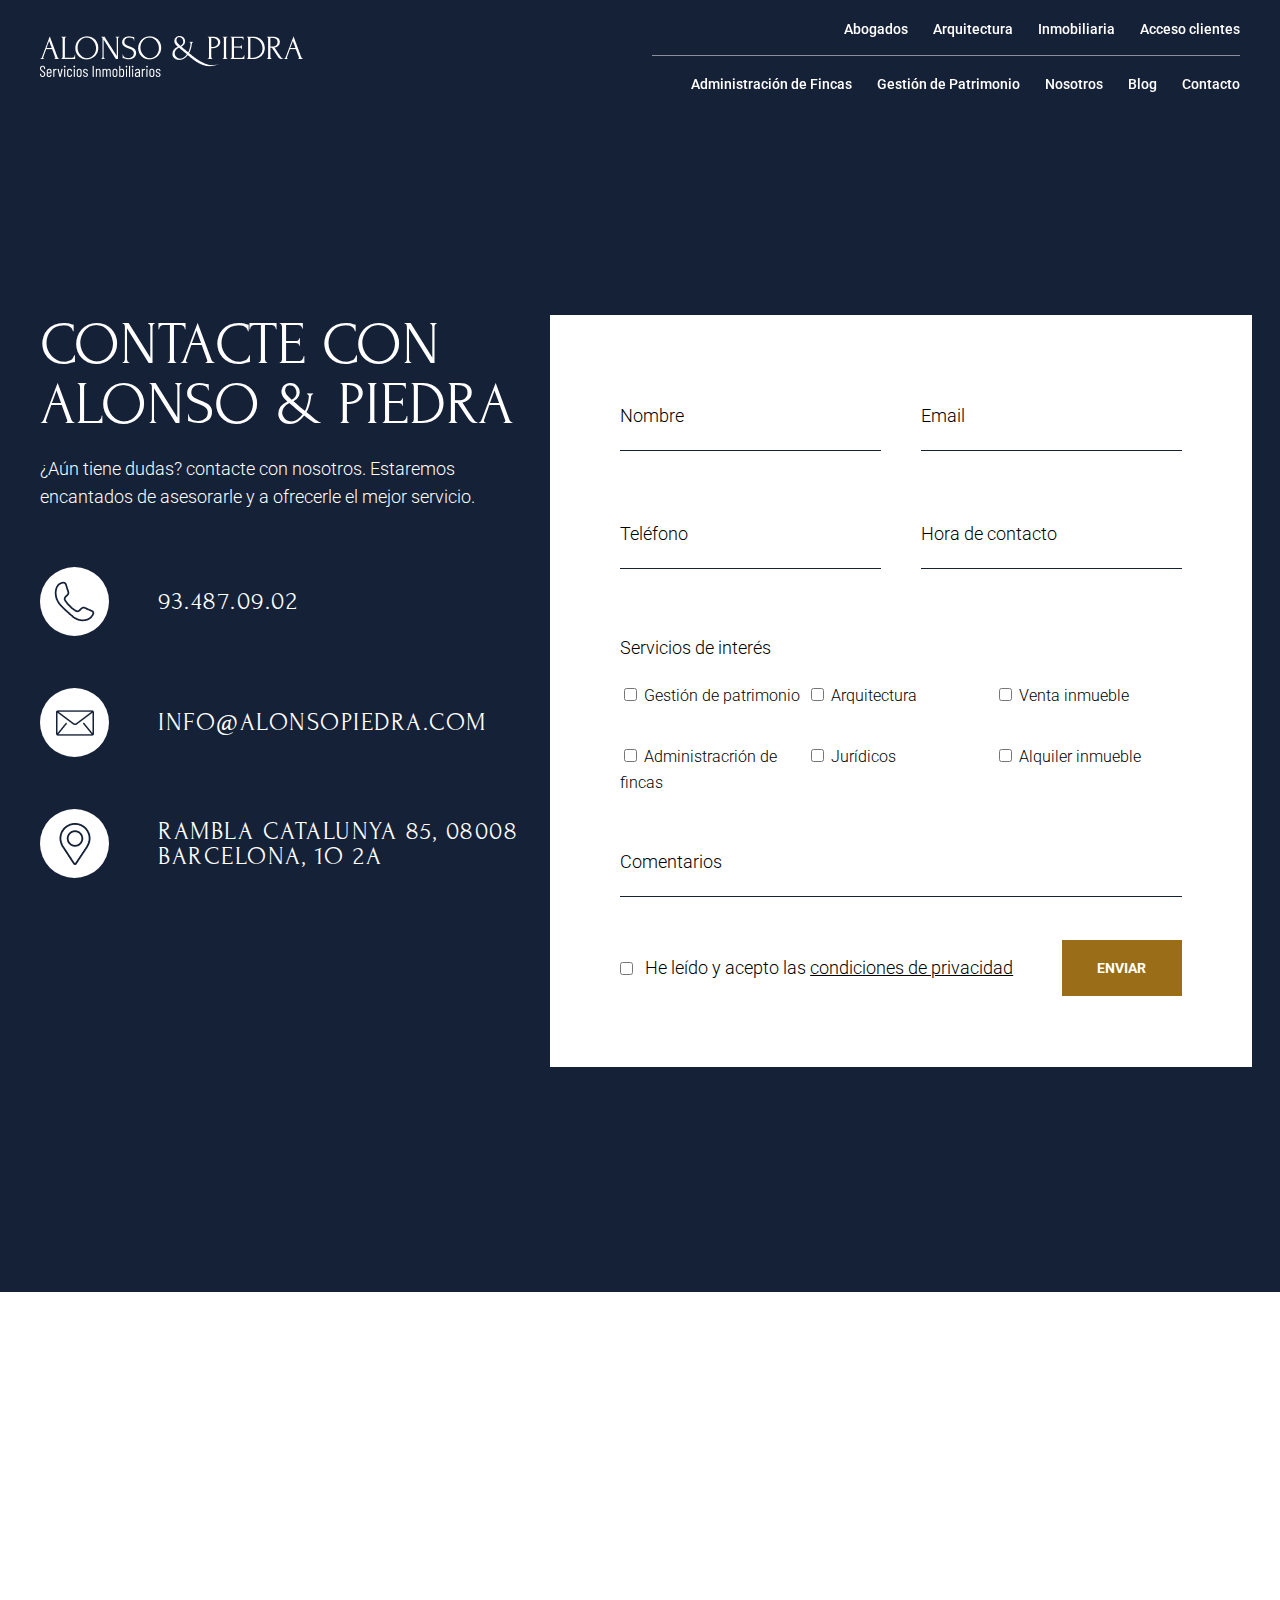
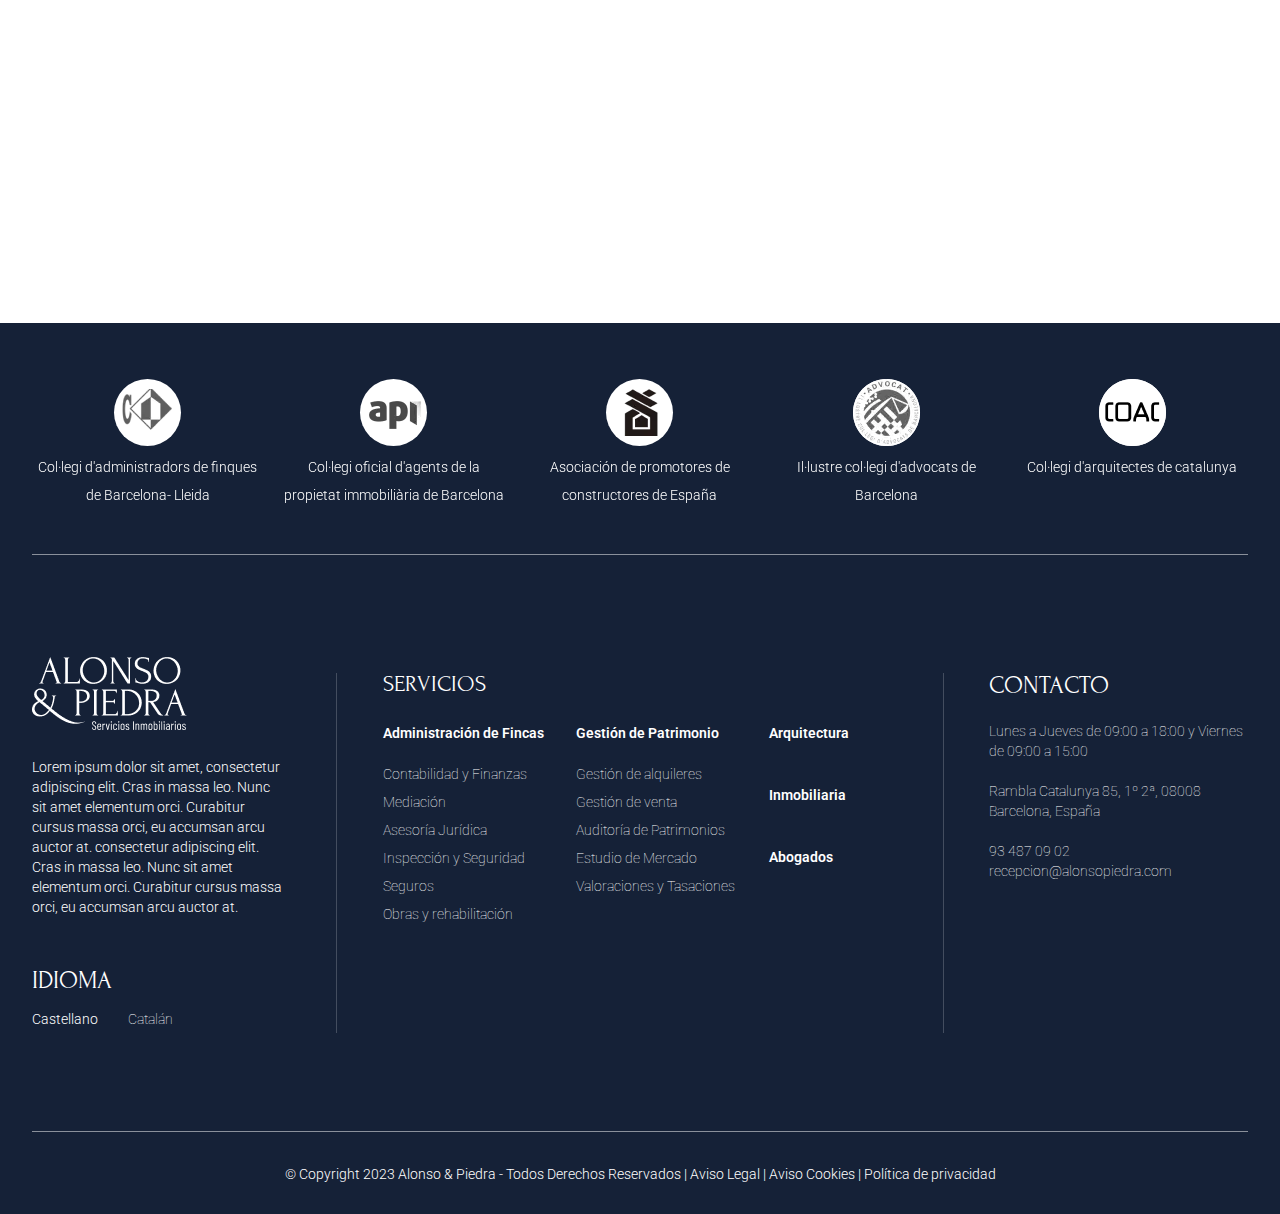
<file: contact.html>
<!DOCTYPE html>
<html lang="es">
<head>
	<meta charset="utf-8">
	<meta name="theme-color" content="#fb7a00">
	<link rel="icon" type="image/x-icon" href="favicon.jpg">
	<title>Alonso & Piedra gestión inmobiliaria</title>
	<meta name="description" content="Alonso & Piedra gestión inmobiliaria">
	<meta name="viewport" content="width=device-width, initial-scale=1, maximum-scale=1">
	<!-- <link rel="shortcut icon" href="img/qr_favicon.webp" type="image/png"> -->
	<meta name="robots" content="noindex, nofollow">

	<!-- font -->
	<link rel="preconnect" href="https://fonts.googleapis.com">
	<link rel="preconnect" href="https://fonts.gstatic.com" crossorigin>
	<link href="https://fonts.googleapis.com/css2?family=Forum&family=Roboto:wght@300;500;600;700&display=swap" rel="stylesheet">
	<!-- /font -->


	<link rel="stylesheet" href="https://cdn.jsdelivr.net/npm/swiper@9/swiper-bundle.min.css" />
	<link rel="stylesheet" href="css/main.min.css">
	<!-- Add the slick-theme.css if you want default styling -->
	<!-- <link rel="stylesheet" type="text/css" href="https://cdn.jsdelivr.net/gh/kenwheeler/slick@1.8.1/slick/slick.css"/> -->
	<!-- Add the slick-theme.css if you want default styling -->
	<!-- <link rel="stylesheet" type="text/css" href="https://cdn.jsdelivr.net/gh/kenwheeler/slick@1.8.1/slick/slick-theme.css"/> -->
</head>
<body class="contact-page">
	<header>
		<div class="container">
			<div class="row">
				<div class="col-xl-6 col-lg-5">
					<div class="block-mobile-adapt">
						<a class="ap_logotype" href="#">
							<img src="img/logotype.webp" alt="">
						</a>
						<a class="ap_logotype logotype-fixed" href="#">
							<img src="img/logotype-blue.webp" alt="">
						</a>
						<div id="btn-menu">
							<span></span>
							<span></span>
							<span></span>
						</div>
					</div>
				</div>
				<div class="col-xl-6 col-lg-7 d-flex">
					<!-- nav -->
					<nav id="menu">
						<div class="line">
							<!-- item -->
							<div class="item">
								<a class="link" href="#">
									Abogados
								</a>
							</div>
							<!-- /item -->
							<!-- item -->
							<div class="item">
								<a class="link" href="#">
									Arquitectura
								</a>
							</div>
							<!-- /item -->
							<!-- item -->
							<div class="item">
								<a class="link" href="#">
									Inmobiliaria
								</a>
							</div>
							<!-- /item -->
							<!-- item -->
							<div class="item">
								<a class="link" href="#">
									Acceso clientes
								</a>
							</div>
							<!-- /item -->
						</div>
						<div class="block-menu">
							<!-- item -->
							<div class="item">
								<a class="link" href="#">
									Administración de Fincas
								</a>
								<!-- submenu -->
								<ul class="submenu">
									<li class="item">
										<a class="link" href="#">
											Contabilidad y Finanzas
										</a>
									</li>
									<li class="item">
										<a class="link" href="#">
											Mediación
										</a>
									</li>
									<li class="item">
										<a class="link" href="#">
											Asesoría Jurídica
										</a>
									</li>
									<li class="item">
										<a class="link" href="#">
											Inspección y Seguridad
										</a>
									</li>
									<li class="item">
										<a class="link" href="#">
											Seguros
										</a>
									</li>
									<li class="item">
										<a class="link" href="#">
											Obras y rehabilitación
										</a>
									</li>
								</ul>
								<!-- /submenu -->
							</div>
							<!-- /item -->
							<!-- item -->
							<div class="item">
								<a class="link" href="#">
									Gestión de Patrimonio
								</a>
							</div>
							<!-- /item -->
							<!-- item -->
							<div class="item">
								<a class="link" href="#">
									Nosotros
								</a>
								<!-- submenu -->
								<ul class="submenu">
									<li class="item">
										<a class="link" href="#">
											Contabilidad y Finanzas
										</a>
									</li>
									<li class="item">
										<a class="link" href="#">
											Mediación
										</a>
									</li>
									<li class="item">
										<a class="link" href="#">
											Asesoría Jurídica
										</a>
									</li>
									<li class="item">
										<a class="link" href="#">
											Inspección y Seguridad
										</a>
									</li>
									<li class="item">
										<a class="link" href="#">
											Seguros
										</a>
									</li>
									<li class="item">
										<a class="link" href="#">
											Obras y rehabilitación
										</a>
									</li>
								</ul>
								<!-- /submenu -->
							</div>
							<!-- /item -->
							<!-- item -->
							<div class="item">
								<a class="link" href="#">
									Blog
								</a>
							</div>
							<!-- /item -->
							<!-- item -->
							<div class="item">
								<a class="link" href="#">
									Contacto
								</a>
							</div>
							<!-- /item -->
						</div>
					</nav>
					<!-- /nav -->
				</div>
			</div>
		</div>
	</header>
	<main>
		<!-- ap_banner -->
		<section class="ap_contact-form">
			<div class="container">
				<div class="row">
					<div class="col-lg-5 col-md-12">
						<!-- ap_contact-form__info -->
						<div class="ap_contact-form__info">
							<div class="max-width">
								<h2 class="banner-title txt-white">
									Contacte con Alonso & Piedra
								</h2>
								<p class="txt-white">
									¿Aún tiene dudas? contacte con nosotros. Estaremos encantados de asesorarle y a ofrecerle el mejor servicio.
								</p>
							</div>
							<ul id="contact-info">
								<li>
									<a href="tel:934870902">
										<span class="icon icon-contact-tel"></span>
										<div class="block">
											<h4>93.487.09.02</h4>
										</div>
									</a>
								</li>
								<li>
									<a href="mailto:info@alonsopiedra.com">
										<span class="icon icon-contact-mail"></span>
										<div class="block">
											<h4>info@alonsopiedra.com</h4>
										</div>
									</a>
								</li>
								<li>
									<a href="#">
										<span class="icon icon-contact-map"></span>
										<div class="block">
											<h4>Rambla Catalunya 85, 08008 Barcelona, 1o 2a</h4>
										</div>
									</a>
								</li>
							</ul>
						</div>
						<!-- /ap_contact-form__info -->
					</div>
					<div class="col-lg-7 col-md-12">
						<!-- ap_contact__form -->
						<div class="ap_contact__form">
							<!-- form -->
							<form action="" method="POST" class="bg-white" id="contactForm">
								<!-- group -->
								<div class="group">
									<div class="field">
										<input type="text" name="name" placeholder="Nombre" required="">
									</div>
									<div class="field">
										<input type="mail" name="email" placeholder="Email" required="">
									</div>
								</div>
								<!-- /group -->
								<!-- group -->
								<div class="group">
									<div class="field">
										<input type="tel" name="phone" placeholder="Teléfono" required="">
									</div>
									<div class="field">
										<input type="text" name="contacto" placeholder="Hora de contacto" required="">
									</div>
								</div>
								<!-- /group -->
								<div class="field">
									<h3 class="title">
										Servicios de interés
									</h3>
									<div class="checkbox-list">
										<label>
											<input type="checkbox" name="gest" value="">
											<span>
												Gestión de patrimonio
											</span>
										</label>
										<label>
											<input type="checkbox" name="arq" value="">
											<span>
												Arquitectura
											</span>
										</label>
										<label>
											<input type="checkbox" name="ven" value="">
											<span>
												Venta inmueble
											</span>
										</label>
										<label>
											<input type="checkbox" name="adm" value="">
											<span>
												Administracrión de fincas
											</span>
										</label>
										<label>
											<input type="checkbox" name="jur" value="">
											<span>
												Jurídicos
											</span>
										</label>
										<label>
											<input type="checkbox" name="alq" value="">
											<span>
												Alquiler inmueble
											</span>
										</label>
									</div>
								</div>
								<!-- field -->
								<div class="field">
									<textarea name="comment" placeholder="Comentarios"></textarea>
								</div>
								<!-- /field -->
								<!-- block-checkout-btn -->
								<div class="block-checkout-btn">
									<label class="checkbox">
										<input type="checkbox" name="accept">
										<span>He leído y acepto las <a href="#">condiciones de privacidad</a></span>
									</label>
									<div class="block-btn">
										<input type="submit" class="btn" value="Enviar">
									</div>
								</div>
								<!-- /block-checkout-btn -->
							</form>
							<!-- /form -->
						</div>
						<!-- /ap_contact__form -->
					</div>
				</div>
			</div>
		</section>
		<!-- /ap_banner -->
		<!-- ap_mapa -->
		<section class="ap_mapa">
			<iframe src="https://www.google.com/maps/embed?pb=!1m18!1m12!1m3!1d2993.1034671291404!2d2.155804191417706!3d41.393559321618376!2m3!1f0!2f0!3f0!3m2!1i1024!2i768!4f13.1!3m3!1m2!1s0x12a4a29232ec7613%3A0xc2e037c7a046af49!2sVosseler%20Abogados!5e0!3m2!1ses!2sua!4v1689266732517!5m2!1ses!2sua" width="100%" style="border:0;" allowfullscreen="" loading="lazy" referrerpolicy="no-referrer-when-downgrade"></iframe>
		</section>
		<!-- /ap_mapa -->
	</main>
	<footer>
		<!-- ap_footer__top -->
		<div class="ap_footer__top">
			<div class="container">
				<div class="row">
					<div class="col-12">
						<!-- ap_footer__top__clients -->
						<div class="ap_footer__top__clients">
							<div class="swiper-wrapper">
								<!-- item -->
								<div class="item swiper-slide">
									<div class="cl-logo">
										<img src="img/client-logo/1.webp" alt="">
									</div>
									<p>
										Col·legi d'administradors de finques de Barcelona- Lleida
									</p>
								</div>
								<!-- /item -->
								<!-- item -->
								<div class="item swiper-slide">
									<div class="cl-logo">
										<img src="img/client-logo/2.webp" alt="">
									</div>
									<p>
										Col·legi oficial d'agents de la propietat immobiliària de Barcelona
									</p>
								</div>
								<!-- /item -->
								<!-- item -->
								<div class="item swiper-slide">
									<div class="cl-logo">
										<img src="img/client-logo/3.webp" alt="">
									</div>
									<p>
										Asociación de promotores de constructores de España
									</p>
								</div>
								<!-- /item -->
								<!-- item -->
								<div class="item swiper-slide">
									<div class="cl-logo">
										<img src="img/client-logo/4.webp" alt="">
									</div>
									<p>
										Il·lustre col·legi d'advocats de Barcelona
									</p>
								</div>
								<!-- /item -->
								<!-- item -->
								<div class="item swiper-slide">
									<div class="cl-logo">
										<img src="img/client-logo/5.webp" alt="">
									</div>
									<p>
										Col·legi d'arquitectes de catalunya
									</p>
								</div>
								<!-- /item -->
							</div>
							<!-- If we need pagination -->
							<div class="swiper-pagination"></div>

							<!-- If we need navigation buttons -->
							<div class="swiper-button-prev"></div>
							<div class="swiper-button-next"></div>
						</div>
						<!-- /ap_footer__top__clients -->
					</div>
				</div>
			</div>
		</div>
		<!-- /ap_footer__top -->
		<!-- ap_footer__main -->
		<div class="ap_footer__main">
			<div class="container">
				<div class="row">
					<div class="col-12">
						<div class="ap_footer__main_content">
							<!-- block-left -->
							<div class="block-left">
								<div>
									<a class="logotype" href="#">
										<img src="img/logotype-footer.webp" alt="">
									</a>
								</div>
								<p>
									Lorem ipsum dolor sit amet, consectetur adipiscing elit. Cras in massa leo. Nunc sit amet elementum orci. Curabitur cursus massa orci, eu accumsan arcu auctor at. consectetur adipiscing elit. Cras in massa leo. Nunc sit amet elementum orci. Curabitur cursus massa orci, eu accumsan arcu auctor at.
								</p>
								<h4 class="title">
									Idioma
								</h4>
								<div id="lang">
									<a class="item active" href="#">
										Castellano<!-- Español -->
									</a>
									<a class="item" href="#">
										Catalán
									</a>
								</div>
							</div>
							<!-- /block-left -->
							<!-- block-center -->
							<div class="block-center">
								<h4 class="title">
									Servicios
								</h4>
								<div class="d-flex">
									<!-- menu -->
									<div class="menu">
										<ul>
											<li>
												<a href="#">
													Administración de Fincas
												</a>
												<!-- sub-menu -->
												<ul class="sub-menu">
													<li>
														<a href="#">
															Contabilidad y Finanzas
														</a>
													</li>
													<li>
														<a href="#">
															Mediación
														</a>
													</li>
													<li>
														<a href="#">
															Asesoría Jurídica
														</a>
													</li>
													<li>
														<a href="#">
															Inspección y Seguridad
														</a>
													</li>
													<li>
														<a href="#">
															Seguros
														</a>
													</li>
													<li>
														<a href="#">
															Obras y rehabilitación
														</a>
													</li>
												</ul>
												<!-- /sub-menu -->
											</li>
											<li>
												<a href="#">
													Gestión de Patrimonio
												</a>
												<!-- sub-menu -->
												<ul class="sub-menu">
													<li>
														<a href="#">
															Gestión de alquileres
														</a>
													</li>
													<li>
														<a href="#">
															Gestión de venta
														</a>
													</li>
													<li>
														<a href="#">
															Auditoría de Patrimonios
														</a>
													</li>
													<li>
														<a href="#">
															Estudio de Mercado
														</a>
													</li>
													<li>
														<a href="#">
															Valoraciones y Tasaciones
														</a>
													</li>
												</ul>
												<!-- /sub-menu -->
											</li>
										</ul>
									</div>
									<!-- /menu -->
									<!-- menu -->
									<div class="menu menu-title">
										<ul>
											<li>
												<a href="#">
													Arquitectura
												</a>
											</li>
											<li>
												<a href="#">
													Inmobiliaria
												</a>
											</li>
											<li>
												<a href="#">
													Abogados
												</a>
											</li>
										</ul>
									</div>
									<!-- /menu -->
								</div>
							</div>
							<!-- /block-center -->
							<!-- block-right -->
							<div class="block-right">
								<div>
									<h4 class="title">
										Contacto
									</h4>
									<address>
										<ul>
											<li>
												<a href="#">
													Lunes a Jueves de 09:00 a 18:00 y Viernes de 09:00 a 15:00
												</a>
											</li>
											<li>
												<a href="#">
													Rambla Catalunya 85, 1º 2ª, 08008 Barcelona, España
												</a>
											</li>
											<li>
												<a href="#">
													93 487 09 02
												</a>
												<br>
												<a href="#">
													recepcion@alonsopiedra.com
												</a>
											</li>
										</ul>
									</address>
								</div>
								<div class="table">
									<h4 class="title">
										Idioma
									</h4>
									<div id="lang">
										<a class="item" href="#">
											Español
										</a>
										<a class="item" href="#">
											Catalán
										</a>
									</div>
								</div>
							</div>
							<!-- /block-right -->
						</div>
					</div>
				</div>
			</div>
		</div>
		<!-- /ap_footer__main -->
		<!-- ap_footer__bottom -->
		<div class="ap_footer__bottom">
			<div class="container">
				<div class="row">
					<div class="col-12">
						<div class="copyright">
							&copy; Copyright 2023 Alonso & Piedra - Todos Derechos Reservados  |  <a href="#">Aviso Legal</a>  |  <a href="#">Aviso Cookies</a>  |  <a href="#">Política de privacidad</a>
						</div>
					</div>
				</div>
			</div>
		</div>
		<!-- /ap_footer__bottom -->
	</footer>
	<!-- #btn-menu-content -->
	<div id="btn-menu-content">
		<div class="block-contnt">
			<div class="close-btn">
				<span></span>
				<span></span>
			</div>
			<!-- nav -->
			<nav>
				<!-- item -->
				<div class="item">
					<a class="link link-submenu" href="#">
						<span>
							Administración de Fincas
						</span>
						<span class="icon-submenu"></span>
					</a>
					<!-- sub-menu -->
					<ul class="sub-menu">
						<li>
							<a href="#">
								Contabilidad y Finanzas
							</a>
						</li>
						<li>
							<a href="#">
								Mediación
							</a>
						</li>
						<li>
							<a href="#">
								Asesoría Jurídica
							</a>
						</li>
						<li>
							<a href="#">
								Inspección y Seguridad
							</a>
						</li>
						<li>
							<a href="#">
								Seguros
							</a>
						</li>
						<li>
							<a href="#">
								Obras y rehabilitación
							</a>
						</li>
					</ul>
					<!-- /sub-menu -->
				</div>
				<!-- /item -->
				<!-- item -->
				<div class="item">
					<a class="link" href="#">
						Gestión de Patrimonio  
					</a>
				</div>
				<!-- /item -->
				<!-- item -->
				<div class="item">
					<a class="link" href="#">
						Nosotros
					</a>
				</div>
				<!-- /item -->
				<!-- item -->
				<div class="item">
					<a class="link" href="#">
						Blog
					</a>
				</div>
				<!-- /item -->
				<!-- item -->
				<div class="item">
					<a class="link" href="#">
						Contacto
					</a>
				</div>
				<!-- /item -->
			</nav>
			<!-- /nav -->
			<!-- nav -->
			<nav>
				<!-- item -->
				<div class="item">
					<a class="link" href="#">
						Abogados       
					</a>
				</div>
				<!-- /item -->
				<!-- item -->
				<div class="item">
					<a class="link" href="#">
						Arquitectura
					</a>
				</div>
				<!-- /item -->
				<!-- item -->
				<div class="item">
					<a class="link" href="#">
						Inmobiliaria
					</a>
				</div>
				<!-- /item -->
				<!-- item -->
				<div class="item">
					<a class="link" href="#">
						Acceso clientes
					</a>
				</div>
				<!-- /item -->
			</nav>
			<!-- /nav -->
			<address>
				<h4 class="title">
					Contacto
				</h4>
				<ul>
					<li>
						<a href="tel:934870902">
							93 487 09 02
						</a>
					</li>
					<li>
						<a href="mailto:recepcion@alonsopiedra.com">
							recepcion@alonsopiedra.com
						</a>
					</li>
					<li>
						<a href="#">
							Rambla Catalunya 85, 1º 2ª, 08008 Barcelona, España
						</a>
					</li>
				</ul>
			</address>
		</div>
	</div>
	<!-- /#btn-menu-content -->
	<!-- <script src="js/lazyload.js"></script> -->
	<!-- <script src="js/hyphenopoly/Hyphenopoly_Loader.js"></script> -->
	<script src="https://cdn.jsdelivr.net/npm/swiper@9/swiper-bundle.min.js"></script>
	<script src="js/scripts.min.js"></script>
	<script src="js/jquery.validate.min.js"></script>
	<script src="js/contactform.js"></script>
	<script>
		const swiperBlog = new Swiper('.ap_footer__top__clients', {
		  slidesPerView: 5,
		  speed: 1600,
		  parallax: true,
		  spaceBetween: 20,
		  // Optional parameters
		  // grid: {
		  // 	column: 2
		  // },
		  // direction: 'horizontal',
		  loop: false,

		 
		  // If we need pagination
		  pagination: {
		  	type: "fraction",
			formatFractionCurrent: function(number) {
				return (number <=9) ? `0${number}` : number;
				
			},
			formatFractionTotal: function(number) {
				return (number <=9) ? `0${number}` : number;
			},
			renderFraction: function (currentClass, totalClass) {
				return '<span class="' + currentClass + '"></span>' +
				'<span class="' + totalClass + '"></span>';
			},
		    el: '.swiper-pagination',
		  },


		  // Navigation arrows
		  navigation: {
		    nextEl: '.swiper-button-next',
		    prevEl: '.swiper-button-prev',
		  },
			breakpoints: {
				200: {
					slidesPerView: 1.495,
					spaceBetween: 20
				},
				767: {
					slidesPerView: 3.1,
					spaceBetween: 20
				},
				1024: {
					slidesPerView: 3.1,
					spaceBetween: 20
				},
				1120: {
					slidesPerView: 5,
					spaceBetween: 15
				}
			},

		  // And if we need scrollbar
		  // scrollbar: {
		  //   el: '.swiper-scrollbar',
		  // },
		});
	</script>
</body>
</html>
</file>
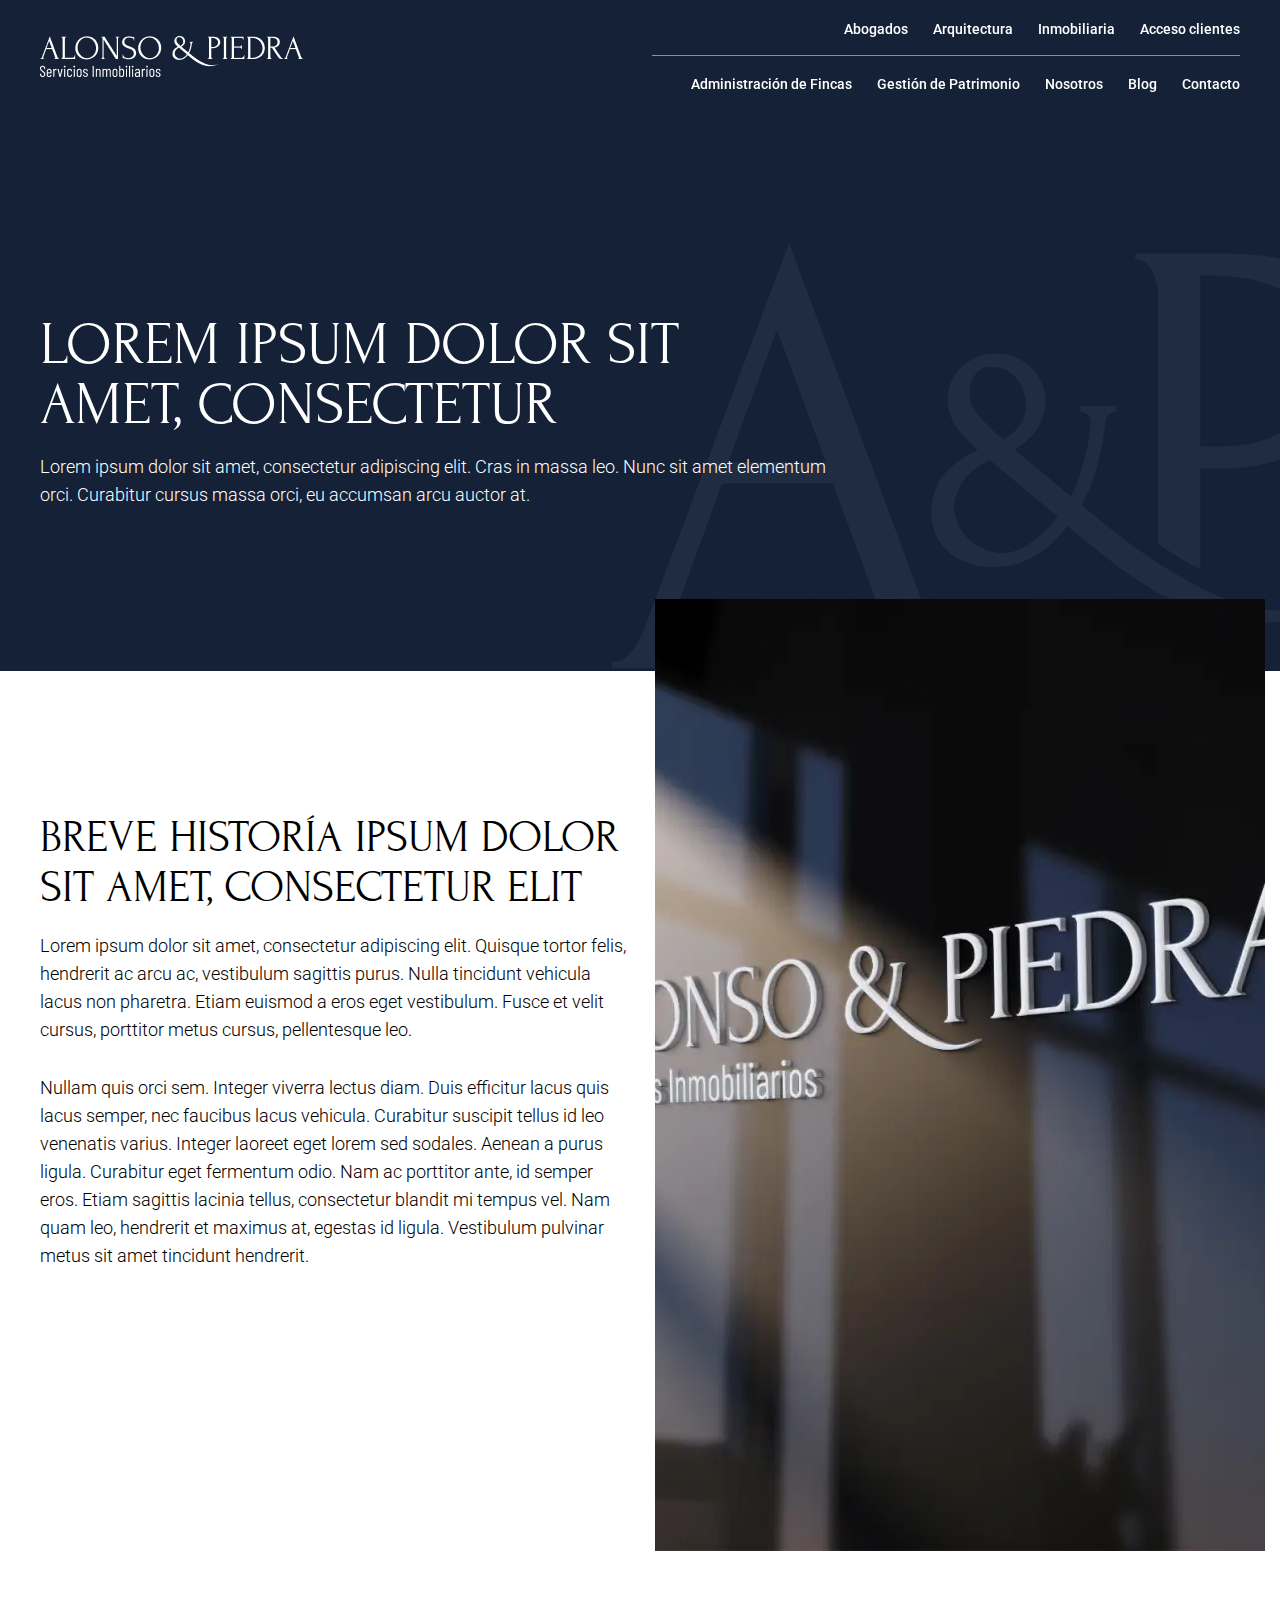
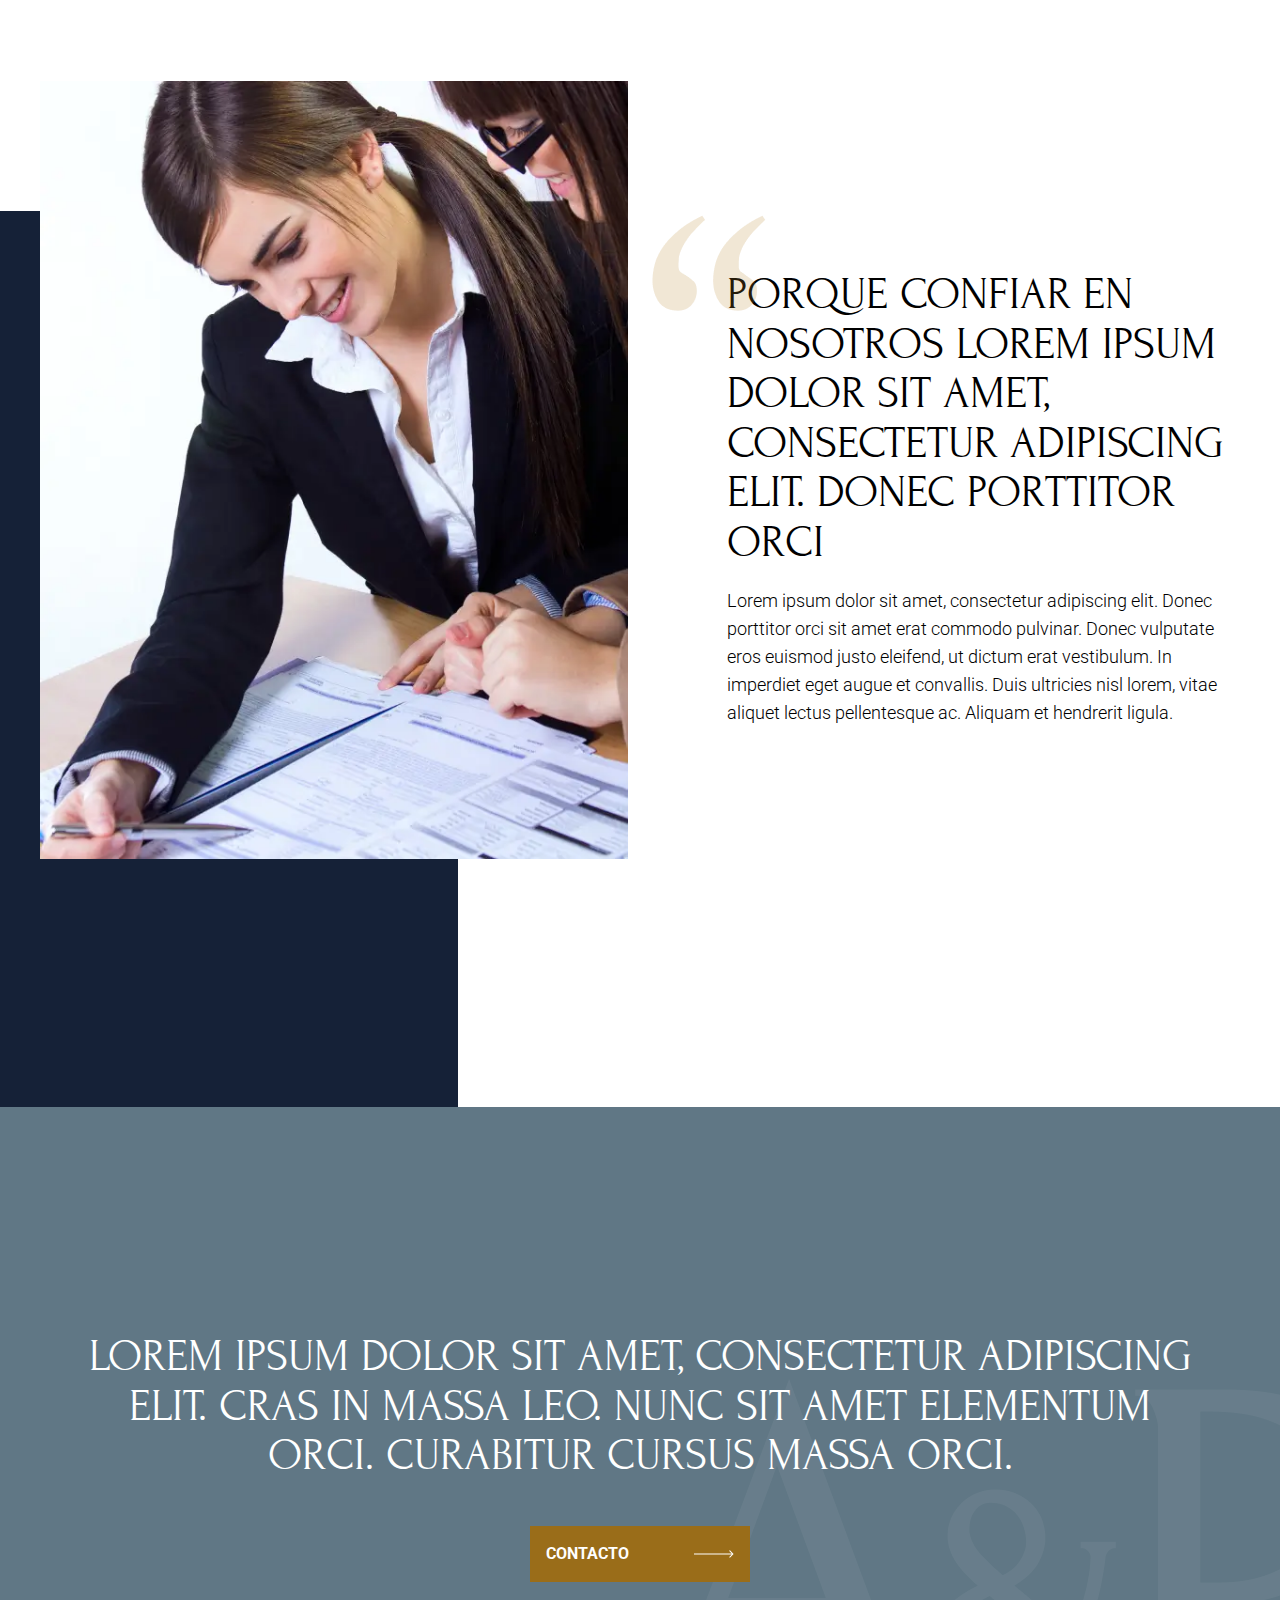
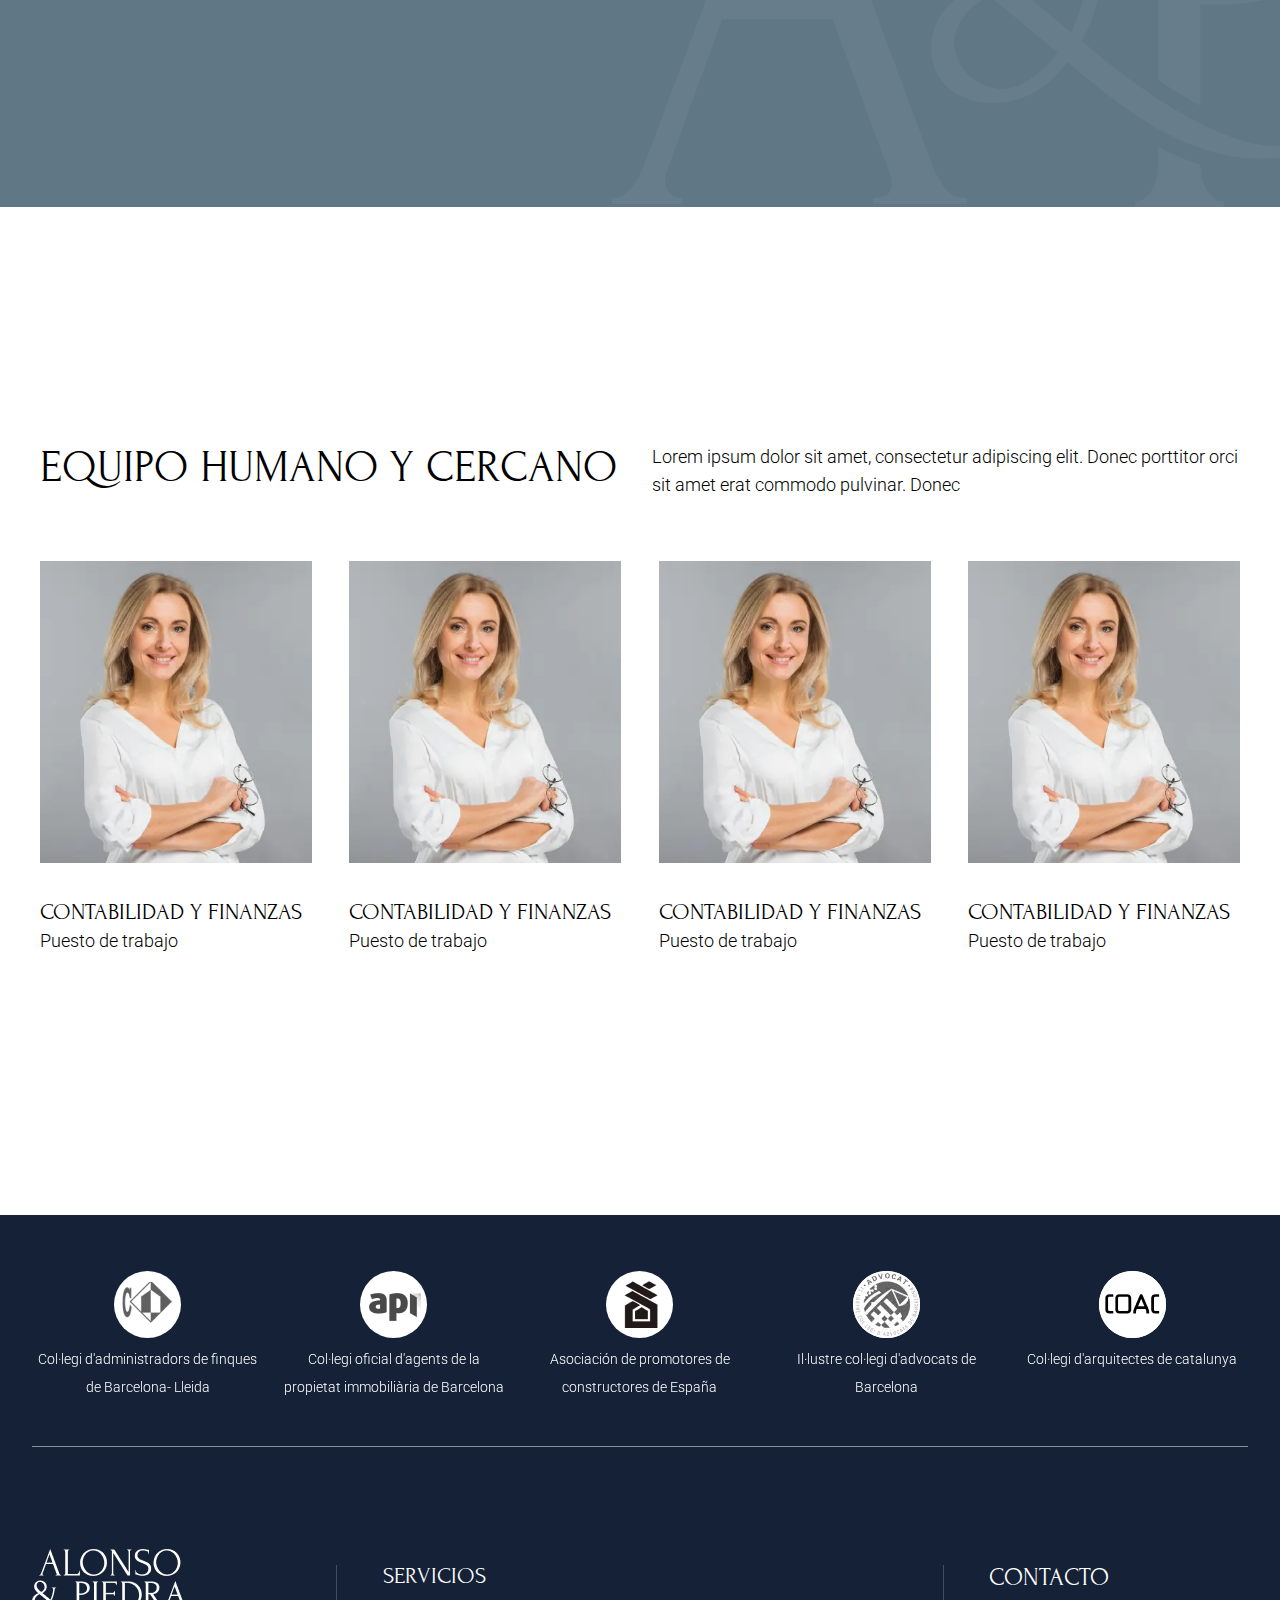
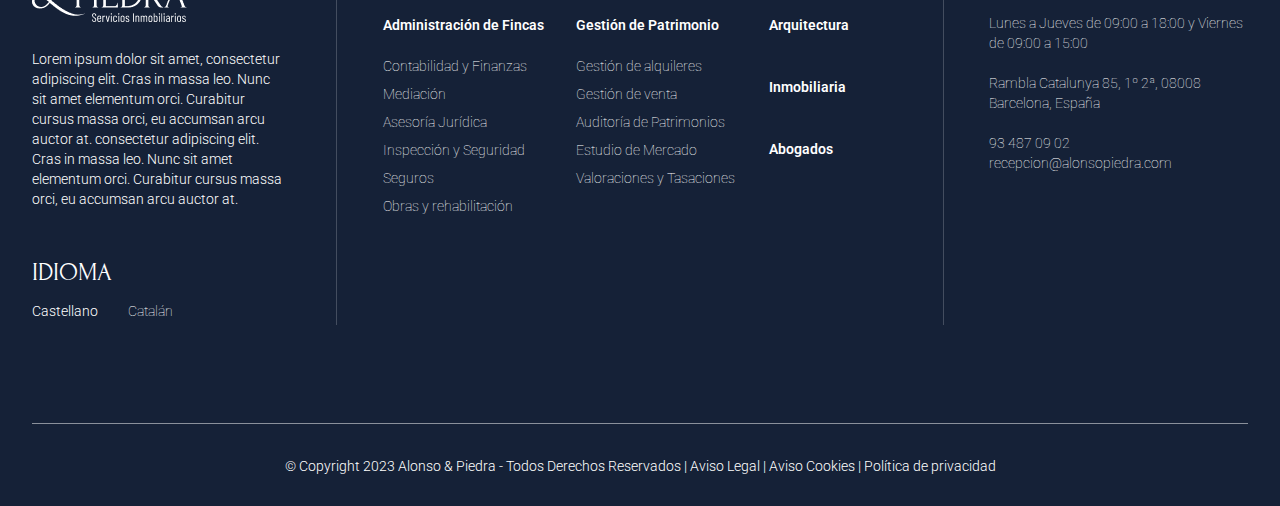
<file: nosotros-alonso.html>
<!DOCTYPE html>
<html lang="es">
<head>
	<meta charset="utf-8">
	<meta name="theme-color" content="#fb7a00">
	<link rel="icon" type="image/x-icon" href="favicon.jpg">
	<title>Administración de Fincas</title>
	<meta name="description" content="Alonso & Piedra gestión inmobiliaria">
	<meta name="viewport" content="width=device-width, initial-scale=1, maximum-scale=5">
	<!-- <link rel="shortcut icon" href="img/qr_favicon.webp" type="image/png"> -->
	<meta name="robots" content="noindex, nofollow">

	<!-- font -->
	<link rel="preconnect" href="https://fonts.googleapis.com">
	<link rel="preconnect" href="https://fonts.gstatic.com" crossorigin>
	<link href="https://fonts.googleapis.com/css2?family=Forum&family=Roboto:wght@300;500;600;700&display=swap" rel="stylesheet">
	<!-- /font -->


	<link rel="stylesheet" href="https://cdn.jsdelivr.net/npm/swiper@9/swiper-bundle.min.css" />
	<link rel="stylesheet" href="css/main.min.css">
	<!-- Add the slick-theme.css if you want default styling -->
	<!-- <link rel="stylesheet" type="text/css" href="https://cdn.jsdelivr.net/gh/kenwheeler/slick@1.8.1/slick/slick.css"/> -->
	<!-- Add the slick-theme.css if you want default styling -->
	<!-- <link rel="stylesheet" type="text/css" href="https://cdn.jsdelivr.net/gh/kenwheeler/slick@1.8.1/slick/slick-theme.css"/> -->
</head>
<body class="nosotros-page">
	<header>
		<div class="container">
			<div class="row">
				<div class="col-xl-6 col-lg-5">
					<div class="block-mobile-adapt">
						<a class="ap_logotype" href="#">
							<img src="img/logotype.webp" alt="">
						</a>
						<a class="ap_logotype logotype-fixed" href="#">
							<img src="img/logotype-blue.webp" alt="">
						</a>
						<div id="btn-menu">
							<span></span>
							<span></span>
							<span></span>
						</div>
					</div>
				</div>
				<div class="col-xl-6 col-lg-7 d-flex">
					<!-- nav -->
					<nav id="menu">
						<div class="line">
							<!-- item -->
							<div class="item">
								<a class="link" href="#">
									Abogados
								</a>
							</div>
							<!-- /item -->
							<!-- item -->
							<div class="item">
								<a class="link" href="#">
									Arquitectura
								</a>
							</div>
							<!-- /item -->
							<!-- item -->
							<div class="item">
								<a class="link" href="#">
									Inmobiliaria
								</a>
							</div>
							<!-- /item -->
							<!-- item -->
							<div class="item">
								<a class="link" href="#">
									Acceso clientes
								</a>
							</div>
							<!-- /item -->
						</div>
						<div class="block-menu">
							<!-- item -->
							<div class="item">
								<a class="link" href="#">
									Administración de Fincas
								</a>
								<!-- submenu -->
								<ul class="submenu">
									<li class="item">
										<a class="link" href="#">
											Contabilidad y Finanzas
										</a>
									</li>
									<li class="item">
										<a class="link" href="#">
											Mediación
										</a>
									</li>
									<li class="item">
										<a class="link" href="#">
											Asesoría Jurídica
										</a>
									</li>
									<li class="item">
										<a class="link" href="#">
											Inspección y Seguridad
										</a>
									</li>
									<li class="item">
										<a class="link" href="#">
											Seguros
										</a>
									</li>
									<li class="item">
										<a class="link" href="#">
											Obras y rehabilitación
										</a>
									</li>
								</ul>
								<!-- /submenu -->
							</div>
							<!-- /item -->
							<!-- item -->
							<div class="item">
								<a class="link" href="#">
									Gestión de Patrimonio
								</a>
							</div>
							<!-- /item -->
							<!-- item -->
							<div class="item">
								<a class="link" href="#">
									Nosotros
								</a>
								<!-- submenu -->
								<ul class="submenu">
									<li class="item">
										<a class="link" href="#">
											Contabilidad y Finanzas
										</a>
									</li>
									<li class="item">
										<a class="link" href="#">
											Mediación
										</a>
									</li>
									<li class="item">
										<a class="link" href="#">
											Asesoría Jurídica
										</a>
									</li>
									<li class="item">
										<a class="link" href="#">
											Inspección y Seguridad
										</a>
									</li>
									<li class="item">
										<a class="link" href="#">
											Seguros
										</a>
									</li>
									<li class="item">
										<a class="link" href="#">
											Obras y rehabilitación
										</a>
									</li>
								</ul>
								<!-- /submenu -->
							</div>
							<!-- /item -->
							<!-- item -->
							<div class="item">
								<a class="link" href="#">
									Blog
								</a>
							</div>
							<!-- /item -->
							<!-- item -->
							<div class="item">
								<a class="link" href="#">
									Contacto
								</a>
							</div>
							<!-- /item -->
						</div>
					</nav>
					<!-- /nav -->
				</div>
			</div>
		</div>
	</header>
	<main>
		<!-- ap_banner -->
		<section class="ap_banner padding-letter">
			<div class="container">
				<div class="row">
					<div class="col-12">
						<div class="ap_banner__picture">
							<img src="img/bg-letter-A-P.webp" alt="">
						</div>
						<div class="max-width">
							<h2 class="banner-title txt-white">
								Lorem ipsum dolor sit amet, consectetur
							</h2>
							<p class="txt-white">
								Lorem ipsum dolor sit amet, consectetur adipiscing elit. Cras in massa leo. Nunc sit amet elementum orci. Curabitur cursus massa orci, eu accumsan arcu auctor at.
							</p>
						</div>
					</div>
				</div>
			</div>
		</section>
		<!-- /ap_banner -->
		<!-- ap_block-info -->
		<section class="ap_block-info not-overflow">
			<div class="container position-relative">
				<div class="ap_block-info__image">
					<picture>
						<source srcset="img/nosotros-page/mobile/info-1.webp" media="(max-width: 767px)">
						<source srcset="img/nosotros-page/table/info-1.webp" media="(max-width: 1023px)">
						<img src="img/nosotros-page/info-1.webp" alt="">
					</picture>
				</div>
				<!-- block-padding -->
				<div class="row center-layer-img">
					<div class="col-12">
						<!-- ap_block-info__slider_inmo -->
						<div class="row ap_block-info__slider_inmo align-items-center">
							<div class="col-lg-6 col-md-12">
								<article class="max-width-600 padding-tb">
									<h3 class="title">
										Breve historía ipsum dolor sit amet, consectetur elit
									</h3>
									<p>
										Lorem ipsum dolor sit amet, consectetur adipiscing elit. Quisque tortor felis, hendrerit ac arcu ac, vestibulum sagittis purus. Nulla tincidunt vehicula lacus non pharetra. Etiam euismod a eros eget vestibulum. Fusce et velit cursus, porttitor metus cursus, pellentesque leo. 
									</p>
									<p>
										Nullam quis orci sem. Integer viverra lectus diam. Duis efficitur lacus quis lacus semper, nec faucibus lacus vehicula. Curabitur suscipit tellus id leo venenatis varius. Integer laoreet eget lorem sed sodales. Aenean a purus ligula. Curabitur eget fermentum odio. Nam ac porttitor ante, id semper eros. Etiam sagittis lacinia tellus, consectetur blandit mi tempus vel. Nam quam leo, hendrerit et maximus at, egestas id ligula. Vestibulum pulvinar metus sit amet tincidunt hendrerit.
									</p>
								</article>
							</div>
							<div class="col-lg-6 col-md-12 block-full-width-table">
								<div class="block-picture table-full-width">
									<picture>
										<source srcset="img/nosotros-page/mobile/info-1.webp" media="(max-width: 767px)">
										<source srcset="img/nosotros-page/table/info-1.webp" media="(max-width: 1023px)">
										<img src="img/nosotros-page/info-1.webp" alt="">
									</picture>
								</div>
							</div>
						</div>
						<!-- /ap_block-info__slider_inmo -->
					</div>
				</div>
				<!-- /block-padding ap_block-info__slider_inmo -->
				<!-- block-padding -->
				<div class="row block-padding-three center-layer-img">
					<!-- ap_block-info__slider_inmo -->
					<div class="col-12">
						<div class="row ap_block-info__slider_inmo align-items-center">
							<div class="col-md-6 col-sm-12">
								<div class="block-picture after-layer">
									<picture>
										<source srcset="img/nosotros-page/mobile/info-2.webp" media="(max-width: 767px)">
										<source srcset="img/nosotros-page/table/info-2.webp" media="(max-width: 1024px)">
										<img src="img/nosotros-page/info-2.webp" alt="">
									</picture>
								</div>
							</div>
							<div class="col-md-6 col-sm-12">
								<article class="max-width-585">
									<div class="block-quote">
										<h3 class="title">
											Porque confiar en nosotros Lorem ipsum dolor sit amet, consectetur adipiscing elit. Donec porttitor orci
										</h3>
										<p>
											Lorem ipsum dolor sit amet, consectetur adipiscing elit. Donec porttitor orci sit amet erat commodo pulvinar. Donec vulputate eros euismod justo eleifend, ut dictum erat vestibulum. In imperdiet eget augue et convallis. Duis ultricies nisl lorem, vitae aliquet lectus pellentesque ac. Aliquam et hendrerit ligula.
										</p>
									</div>
								</article>
							</div>
						</div>
					</div>
					<!-- /ap_block-info__slider_inmo -->
				</div>
				<!-- /block-padding ap_block-info__slider_inmo -->
			</div>
		</section>
		<!-- /ap_block-info -->
		<!-- ap_excerption -->
		<section class="ap_excerption bg-dark-grey">
			<div class="bg-letter">
				<img src="img/bg-letter-A-P.webp" alt="">
			</div>
			<div class="container">
				<div class="row">
					<div class="col-12">
						<div class="max-width">
							<h3 class="title txt-white">
								Lorem ipsum dolor sit amet, consectetur adipiscing elit. Cras in massa leo. Nunc sit amet elementum orci. Curabitur cursus massa orci.
							</h3>
							<div class="block-btn">
								<a class="btn btn-arrow width220" hre="#">Contacto <svg width="40" height="8" viewBox="0 0 40 8" fill="none" xmlns="http://www.w3.org/2000/svg"><path d="M39.3536 4.35356C39.5488 4.1583 39.5488 3.84171 39.3536 3.64645L36.1716 0.464471C35.9763 0.269208 35.6597 0.269208 35.4645 0.46447C35.2692 0.659733 35.2692 0.976315 35.4645 1.17158L38.2929 4L35.4645 6.82843C35.2692 7.02369 35.2692 7.34028 35.4645 7.53554C35.6597 7.7308 35.9763 7.7308 36.1716 7.53554L39.3536 4.35356ZM-6.19706e-08 4.5L39 4.5L39 3.5L6.19706e-08 3.5L-6.19706e-08 4.5Z" fill="white"/></svg></a>
							</div>
						</div>
					</div>
				</div>
			</div>
		</section>
		<!-- /ap_excerption -->
		<!-- ap_banner__benefit -->
		<section class="ap_custom-list ap_workers">
			<div class="container">
				<div class="row">
					<div class="col-12">
						<div class="row ap_custom-list__info">
							<div class="col-md-6 col-sm-12">
								<h3 class="title">
									Equipo Humano y cercano
								</h3>
							</div>
							<div class="col-md-6 col-sm-12">
								<p>
									Lorem ipsum dolor sit amet, consectetur adipiscing elit. Donec porttitor orci sit amet erat commodo pulvinar. Donec
								</p>
							</div>
						</div>
						<!-- ap_custom-list__block -->
						<div class="ap_custom-list__block">
							<!-- item -->
							<div class="item">
								<div class="image">
									<picture>
										<source srcset="img/workers/table/1.webp" media="(max-width: 1024px)">
										<img src="img/workers/1.webp" alt="">
									</picture>
								</div>
								<h5 class="title">
									Contabilidad y Finanzas
								</h5>
								<p>
									Puesto de trabajo
								</p>
							</div>
							<!-- /item -->
							<!-- item -->
							<div class="item">
								<div class="image">
									<picture>
										<source srcset="img/workers/table/1.webp" media="(max-width: 1024px)">
										<img src="img/workers/1.webp" alt="">
									</picture>
								</div>
								<h5 class="title">
									Contabilidad y Finanzas
								</h5>
								<p>
									Puesto de trabajo
								</p>
							</div>
							<!-- /item -->
							<!-- item -->
							<div class="item">
								<div class="image">
									<picture>
										<source srcset="img/workers/table/1.webp" media="(max-width: 1024px)">
										<img src="img/workers/1.webp" alt="">
									</picture>
								</div>
								<h5 class="title">
									Contabilidad y Finanzas
								</h5>
								<p>
									Puesto de trabajo
								</p>
							</div>
							<!-- /item -->
							<!-- item -->
							<div class="item">
								<div class="image">
									<picture>
										<source srcset="img/workers/table/1.webp" media="(max-width: 1024px)">
										<img src="img/workers/1.webp" alt="">
									</picture>
								</div>
								<h5 class="title">
									Contabilidad y Finanzas
								</h5>
								<p>
									Puesto de trabajo
								</p>
							</div>
							<!-- /item -->
						</div>
						<!-- /ap_custom-list__block -->
					</div>
				</div>
			</div>
		</section>
		<!-- /ap_banner__benefit -->
	</main>
	<footer>
		<!-- ap_footer__top -->
		<div class="ap_footer__top">
			<div class="container">
				<div class="row">
					<div class="col-12">
						<!-- ap_footer__top__clients -->
						<div class="ap_footer__top__clients">
							<div class="swiper-wrapper">
								<!-- item -->
								<div class="item swiper-slide">
									<div class="cl-logo">
										<img src="img/client-logo/1.webp" alt="">
									</div>
									<p>
										Col·legi d'administradors de finques de Barcelona- Lleida
									</p>
								</div>
								<!-- /item -->
								<!-- item -->
								<div class="item swiper-slide">
									<div class="cl-logo">
										<img src="img/client-logo/2.webp" alt="">
									</div>
									<p>
										Col·legi oficial d'agents de la propietat immobiliària de Barcelona
									</p>
								</div>
								<!-- /item -->
								<!-- item -->
								<div class="item swiper-slide">
									<div class="cl-logo">
										<img src="img/client-logo/3.webp" alt="">
									</div>
									<p>
										Asociación de promotores de constructores de España
									</p>
								</div>
								<!-- /item -->
								<!-- item -->
								<div class="item swiper-slide">
									<div class="cl-logo">
										<img src="img/client-logo/4.webp" alt="">
									</div>
									<p>
										Il·lustre col·legi d'advocats de Barcelona
									</p>
								</div>
								<!-- /item -->
								<!-- item -->
								<div class="item swiper-slide">
									<div class="cl-logo">
										<img src="img/client-logo/5.webp" alt="">
									</div>
									<p>
										Col·legi d'arquitectes de catalunya
									</p>
								</div>
								<!-- /item -->
							</div>
							<!-- If we need pagination -->
							<div class="swiper-pagination"></div>

							<!-- If we need navigation buttons -->
							<div class="swiper-button-prev"></div>
							<div class="swiper-button-next"></div>
						</div>
						<!-- /ap_footer__top__clients -->
					</div>
				</div>
			</div>
		</div>
		<!-- /ap_footer__top -->
		<!-- ap_footer__main -->
		<div class="ap_footer__main">
			<div class="container">
				<div class="row">
					<div class="col-12">
						<div class="ap_footer__main_content">
							<!-- block-left -->
							<div class="block-left">
								<div>
									<a class="logotype" href="#">
										<img src="img/logotype-footer.webp" alt="">
									</a>
								</div>
								<p>
									Lorem ipsum dolor sit amet, consectetur adipiscing elit. Cras in massa leo. Nunc sit amet elementum orci. Curabitur cursus massa orci, eu accumsan arcu auctor at. consectetur adipiscing elit. Cras in massa leo. Nunc sit amet elementum orci. Curabitur cursus massa orci, eu accumsan arcu auctor at.
								</p>
								<h4 class="title">
									Idioma
								</h4>
								<div id="lang">
									<a class="item active" href="#">
										Castellano<!-- Español -->
									</a>
									<a class="item" href="#">
										Catalán
									</a>
								</div>
							</div>
							<!-- /block-left -->
							<!-- block-center -->
							<div class="block-center">
								<h4 class="title">
									Servicios
								</h4>
								<div class="d-flex">
									<!-- menu -->
									<div class="menu">
										<ul>
											<li>
												<a href="#">
													Administración de Fincas
												</a>
												<!-- sub-menu -->
												<ul class="sub-menu">
													<li>
														<a href="#">
															Contabilidad y Finanzas
														</a>
													</li>
													<li>
														<a href="#">
															Mediación
														</a>
													</li>
													<li>
														<a href="#">
															Asesoría Jurídica
														</a>
													</li>
													<li>
														<a href="#">
															Inspección y Seguridad
														</a>
													</li>
													<li>
														<a href="#">
															Seguros
														</a>
													</li>
													<li>
														<a href="#">
															Obras y rehabilitación
														</a>
													</li>
												</ul>
												<!-- /sub-menu -->
											</li>
											<li>
												<a href="#">
													Gestión de Patrimonio
												</a>
												<!-- sub-menu -->
												<ul class="sub-menu">
													<li>
														<a href="#">
															Gestión de alquileres
														</a>
													</li>
													<li>
														<a href="#">
															Gestión de venta
														</a>
													</li>
													<li>
														<a href="#">
															Auditoría de Patrimonios
														</a>
													</li>
													<li>
														<a href="#">
															Estudio de Mercado
														</a>
													</li>
													<li>
														<a href="#">
															Valoraciones y Tasaciones
														</a>
													</li>
												</ul>
												<!-- /sub-menu -->
											</li>
										</ul>
									</div>
									<!-- /menu -->
									<!-- menu -->
									<div class="menu menu-title">
										<ul>
											<li>
												<a href="#">
													Arquitectura
												</a>
											</li>
											<li>
												<a href="#">
													Inmobiliaria
												</a>
											</li>
											<li>
												<a href="#">
													Abogados
												</a>
											</li>
										</ul>
									</div>
									<!-- /menu -->
								</div>
							</div>
							<!-- /block-center -->
							<!-- block-right -->
							<div class="block-right">
								<div>
									<h4 class="title">
										Contacto
									</h4>
									<address>
										<ul>
											<li>
												<a href="#">
													Lunes a Jueves de 09:00 a 18:00 y Viernes de 09:00 a 15:00
												</a>
											</li>
											<li>
												<a href="#">
													Rambla Catalunya 85, 1º 2ª, 08008 Barcelona, España
												</a>
											</li>
											<li>
												<a href="#">
													93 487 09 02
												</a>
												<br>
												<a href="#">
													recepcion@alonsopiedra.com
												</a>
											</li>
										</ul>
									</address>
								</div>
								<div class="table">
									<h4 class="title">
										Idioma
									</h4>
									<div id="lang">
										<a class="item" href="#">
											Español
										</a>
										<a class="item" href="#">
											Catalán
										</a>
									</div>
								</div>
							</div>
							<!-- /block-right -->
						</div>
					</div>
				</div>
			</div>
		</div>
		<!-- /ap_footer__main -->
		<!-- ap_footer__bottom -->
		<div class="ap_footer__bottom">
			<div class="container">
				<div class="row">
					<div class="col-12">
						<div class="copyright">
							&copy; Copyright 2023 Alonso & Piedra - Todos Derechos Reservados  |  <a href="#">Aviso Legal</a>  |  <a href="#">Aviso Cookies</a>  |  <a href="#">Política de privacidad</a>
						</div>
					</div>
				</div>
			</div>
		</div>
		<!-- /ap_footer__bottom -->
	</footer>
	<!-- #btn-menu-content -->
	<div id="btn-menu-content">
		<div class="block-contnt">
			<div class="close-btn">
				<span></span>
				<span></span>
			</div>
			<!-- nav -->
			<nav>
				<!-- item -->
				<div class="item">
					<a class="link link-submenu" href="#">
						<span>
							Administración de Fincas
						</span>
						<span class="icon-submenu"></span>
					</a>
					<!-- sub-menu -->
					<ul class="sub-menu">
						<li>
							<a href="#">
								Contabilidad y Finanzas
							</a>
						</li>
						<li>
							<a href="#">
								Mediación
							</a>
						</li>
						<li>
							<a href="#">
								Asesoría Jurídica
							</a>
						</li>
						<li>
							<a href="#">
								Inspección y Seguridad
							</a>
						</li>
						<li>
							<a href="#">
								Seguros
							</a>
						</li>
						<li>
							<a href="#">
								Obras y rehabilitación
							</a>
						</li>
					</ul>
					<!-- /sub-menu -->
				</div>
				<!-- /item -->
				<!-- item -->
				<div class="item">
					<a class="link" href="#">
						Gestión de Patrimonio  
					</a>
				</div>
				<!-- /item -->
				<!-- item -->
				<div class="item">
					<a class="link" href="#">
						Nosotros
					</a>
				</div>
				<!-- /item -->
				<!-- item -->
				<div class="item">
					<a class="link" href="#">
						Blog
					</a>
				</div>
				<!-- /item -->
				<!-- item -->
				<div class="item">
					<a class="link" href="#">
						Contacto
					</a>
				</div>
				<!-- /item -->
			</nav>
			<!-- /nav -->
			<!-- nav -->
			<nav>
				<!-- item -->
				<div class="item">
					<a class="link" href="#">
						Abogados       
					</a>
				</div>
				<!-- /item -->
				<!-- item -->
				<div class="item">
					<a class="link" href="#">
						Arquitectura
					</a>
				</div>
				<!-- /item -->
				<!-- item -->
				<div class="item">
					<a class="link" href="#">
						Inmobiliaria
					</a>
				</div>
				<!-- /item -->
				<!-- item -->
				<div class="item">
					<a class="link" href="#">
						Acceso clientes
					</a>
				</div>
				<!-- /item -->
			</nav>
			<!-- /nav -->
			<address>
				<h4 class="title">
					Contacto
				</h4>
				<ul>
					<li>
						<a href="tel:934870902">
							93 487 09 02
						</a>
					</li>
					<li>
						<a href="mailto:recepcion@alonsopiedra.com">
							recepcion@alonsopiedra.com
						</a>
					</li>
					<li>
						<a href="#">
							Rambla Catalunya 85, 1º 2ª, 08008 Barcelona, España
						</a>
					</li>
				</ul>
			</address>
		</div>
	</div>
	<!-- /#btn-menu-content -->
	<!-- <script src="js/lazyload.js"></script> -->
	<!-- <script src="js/hyphenopoly/Hyphenopoly_Loader.js"></script> -->
	<script src="https://cdn.jsdelivr.net/npm/swiper@9/swiper-bundle.min.js"></script>
	<script src="js/scripts.min.js"></script>
	<!-- <script type="text/javascript" src="js/slick.js"></script> -->
	<script>
		const swiper = new Swiper('.swiper', {
		  slidesPerView: 4,
		  spaceBetween: 28,
		  // Optional parameters
		  // grid: {
		  // 	column: 2
		  // },
		  // direction: 'horizontal',
		  loop: false,

		 
		  // If we need pagination
		  pagination: {
		  	type: "fraction",
			formatFractionCurrent: function(number) {
				return (number <=9) ? `0${number}` : number;
				
			},
			formatFractionTotal: function(number) {
				return (number <=9) ? `0${number}` : number;
			},
			renderFraction: function (currentClass, totalClass) {
				return '<span class="' + currentClass + '"></span>' +
				'<span class="' + totalClass + '"></span>';
			},
		    el: '.swiper-pagination',
		  },


		  // Navigation arrows
		  navigation: {
		    nextEl: '.swiper-button-next',
		    prevEl: '.swiper-button-prev',
		  },

		  // And if we need scrollbar
		  // scrollbar: {
		  //   el: '.swiper-scrollbar',
		  // },
		});

		const swiperInfo = new Swiper('.ap_block-info_swiper', {
		  slidesPerView: 1,
		  spaceBetween: 167,
		  // Optional parameters
		  // grid: {
		  // 	column: 2
		  // },
		  // direction: 'horizontal',
		  loop: false,

		 
		  // If we need pagination
		  pagination: {
		  	type: "fraction",
			formatFractionCurrent: function(number) {
				return (number <=9) ? `0${number}` : number;
				
			},
			formatFractionTotal: function(number) {
				return (number <=9) ? `0${number}` : number;
			},
			renderFraction: function (currentClass, totalClass) {
				return '<span class="' + currentClass + '"></span>' +
				'<span class="' + totalClass + '"></span>';
			},
		    el: '.swiper-pagination',
		  },


		  // Navigation arrows
		  navigation: {
		    nextEl: '.swiper-button-next',
		    prevEl: '.swiper-button-prev',
		  },

		  // And if we need scrollbar
		  // scrollbar: {
		  //   el: '.swiper-scrollbar',
		  // },
		});
		const swiperBlog = new Swiper('.ap_footer__top__clients', {
		  slidesPerView: 5,
		  speed: 1600,
		  parallax: true,
		  spaceBetween: 20,
		  // Optional parameters
		  // grid: {
		  // 	column: 2
		  // },
		  // direction: 'horizontal',
		  loop: false,

		 
		  // If we need pagination
		  pagination: {
		  	type: "fraction",
			formatFractionCurrent: function(number) {
				return (number <=9) ? `0${number}` : number;
				
			},
			formatFractionTotal: function(number) {
				return (number <=9) ? `0${number}` : number;
			},
			renderFraction: function (currentClass, totalClass) {
				return '<span class="' + currentClass + '"></span>' +
				'<span class="' + totalClass + '"></span>';
			},
		    el: '.swiper-pagination',
		  },


		  // Navigation arrows
		  navigation: {
		    nextEl: '.swiper-button-next',
		    prevEl: '.swiper-button-prev',
		  },
			breakpoints: {
				200: {
					slidesPerView: 1.495,
					spaceBetween: 20
				},
				767: {
					slidesPerView: 3.1,
					spaceBetween: 20
				},
				1024: {
					slidesPerView: 3.1,
					spaceBetween: 20
				},
				1120: {
					slidesPerView: 5,
					spaceBetween: 15
				}
			},

		  // And if we need scrollbar
		  // scrollbar: {
		  //   el: '.swiper-scrollbar',
		  // },
		});
	</script>
</body>
</html>
</file>
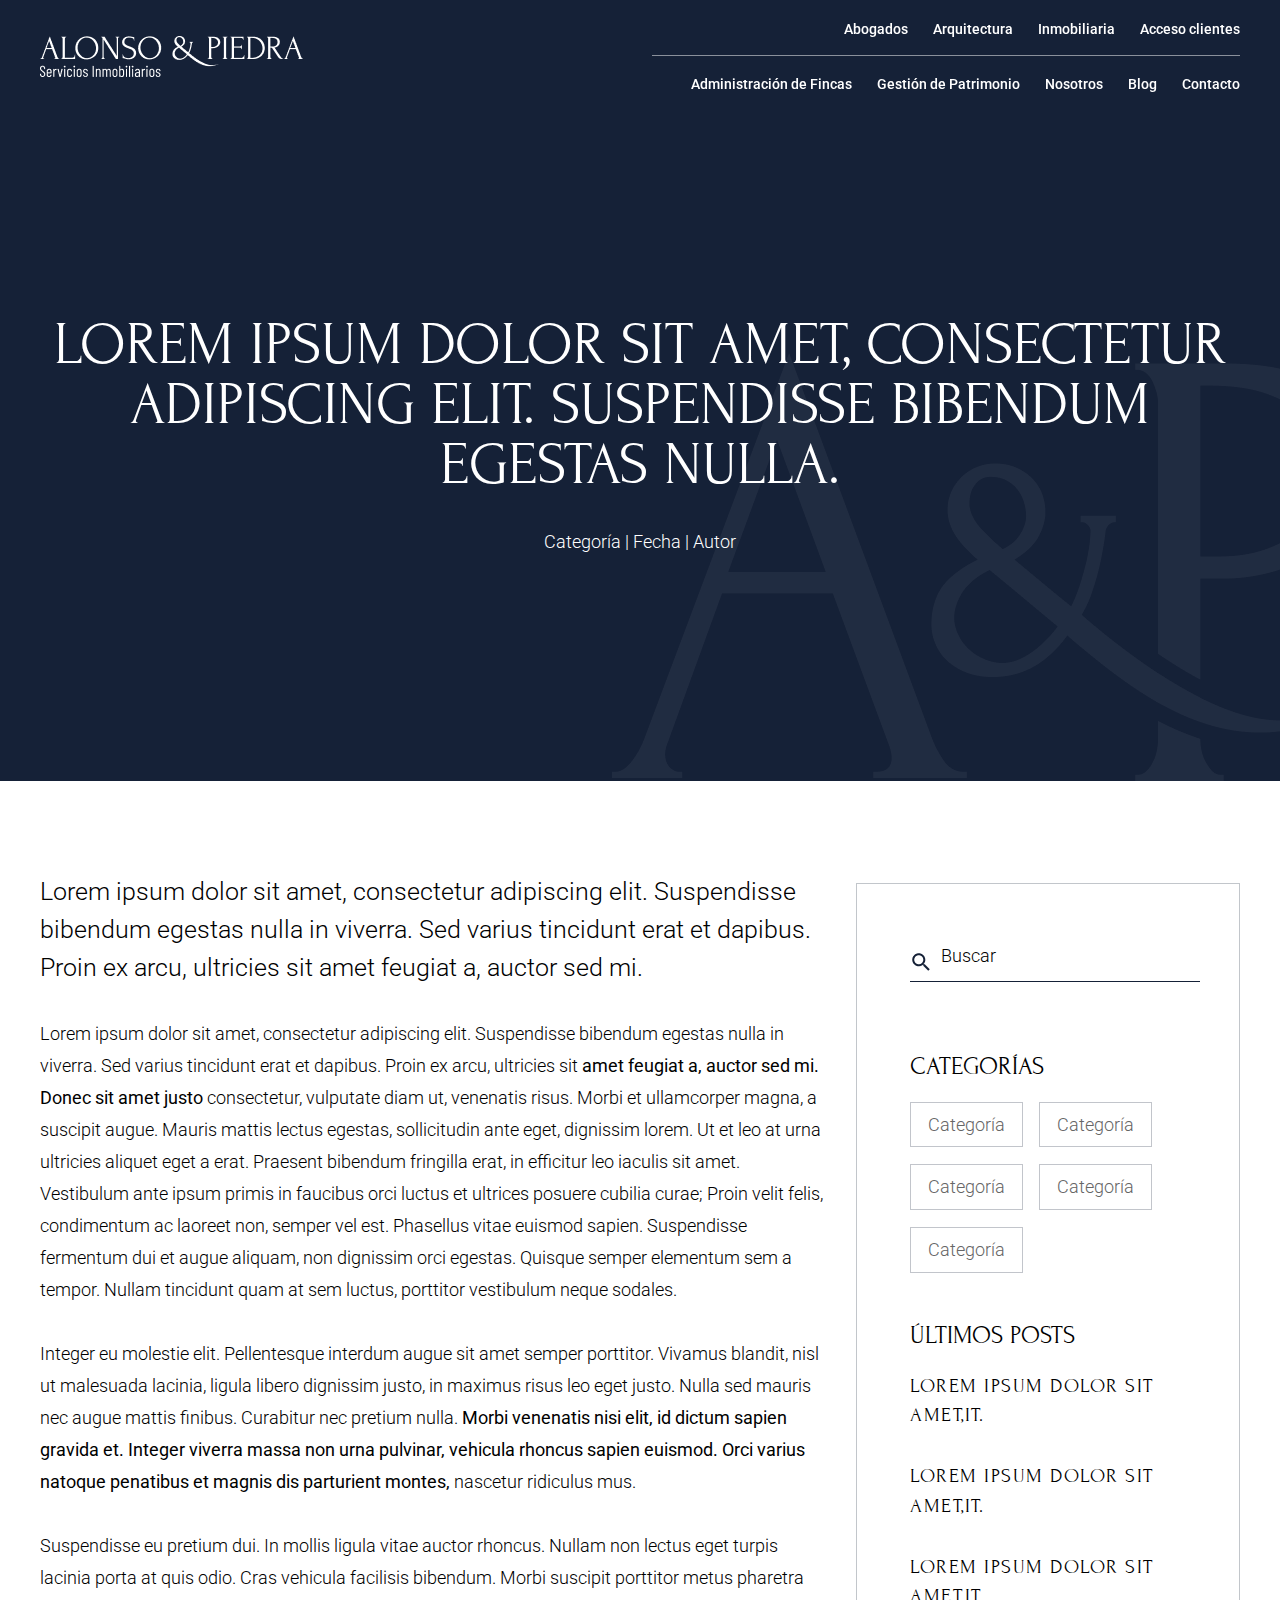
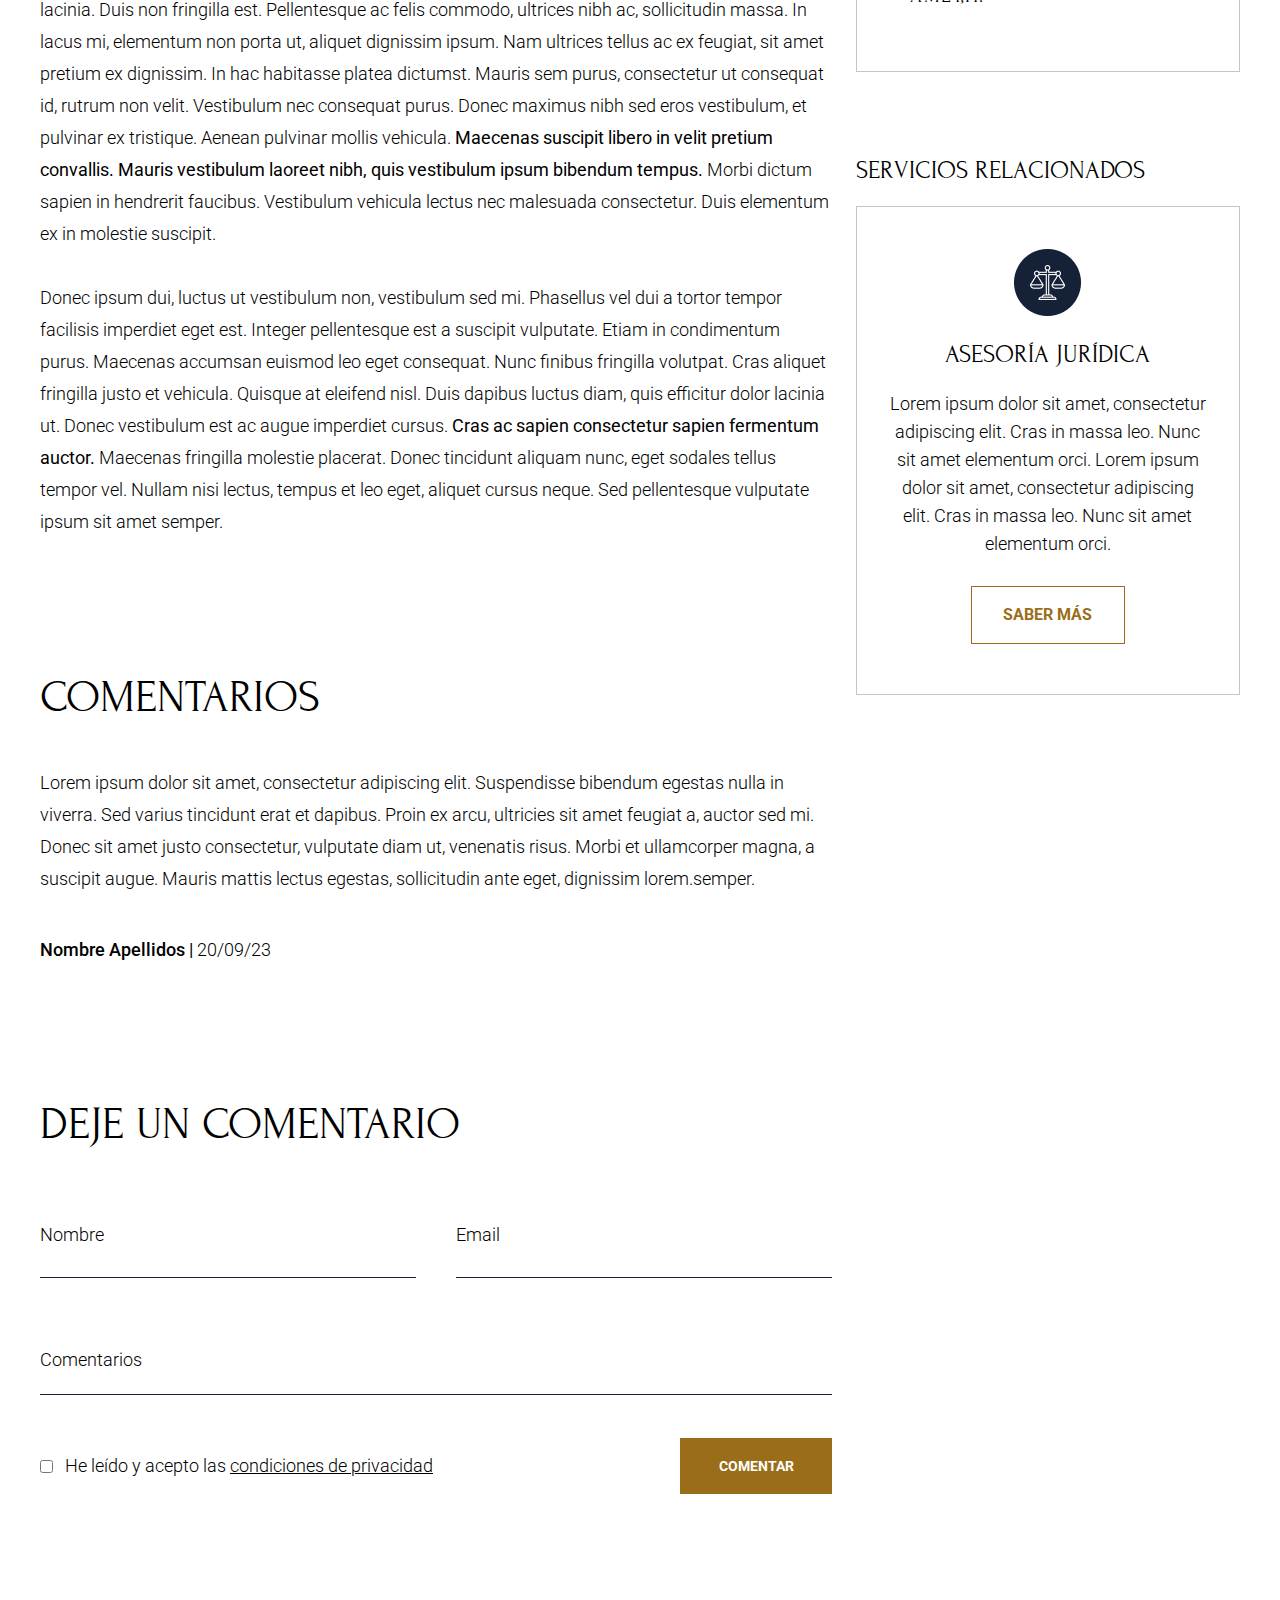
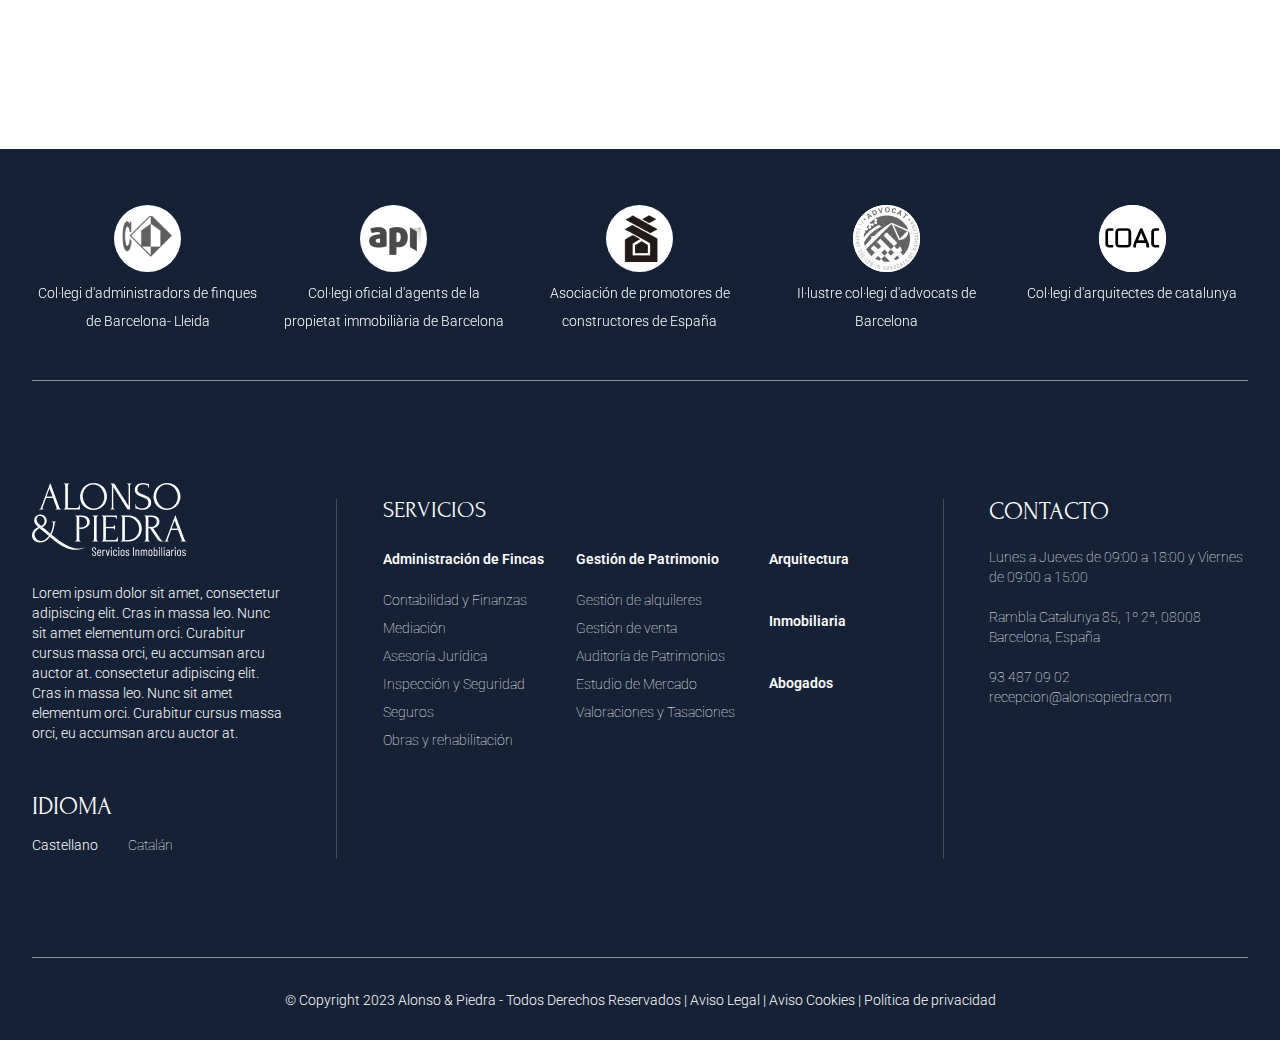
<file: post-page.html>
<!DOCTYPE html>
<html lang="es">
<head>
	<meta charset="utf-8">
	<meta name="theme-color" content="#fb7a00">
	<link rel="icon" type="image/x-icon" href="favicon.jpg">
	<title>Administración de Fincas</title>
	<meta name="description" content="Alonso & Piedra gestión inmobiliaria">
	<meta name="viewport" content="width=device-width, initial-scale=1, maximum-scale=5">
	<!-- <link rel="shortcut icon" href="img/qr_favicon.webp" type="image/png"> -->
	<meta name="robots" content="noindex, nofollow">

	<!-- font -->
	<link rel="preconnect" href="https://fonts.googleapis.com">
	<link rel="preconnect" href="https://fonts.gstatic.com" crossorigin>
	<link href="https://fonts.googleapis.com/css2?family=Forum&family=Roboto:wght@300;500;600;700&display=swap" rel="stylesheet">
	<!-- /font -->


	<link rel="stylesheet" href="https://cdn.jsdelivr.net/npm/swiper@9/swiper-bundle.min.css" />
	<link rel="stylesheet" href="css/main.min.css">
	<!-- Add the slick-theme.css if you want default styling -->
	<!-- <link rel="stylesheet" type="text/css" href="https://cdn.jsdelivr.net/gh/kenwheeler/slick@1.8.1/slick/slick.css"/> -->
	<!-- Add the slick-theme.css if you want default styling -->
	<!-- <link rel="stylesheet" type="text/css" href="https://cdn.jsdelivr.net/gh/kenwheeler/slick@1.8.1/slick/slick-theme.css"/> -->
</head>
<body class="post-page">
	<header>
		<div class="container">
			<div class="row">
				<div class="col-xl-6 col-lg-5">
					<div class="block-mobile-adapt">
						<a class="ap_logotype" href="#">
							<img src="img/logotype.webp" alt="">
						</a>
						<a class="ap_logotype logotype-fixed" href="#">
							<img src="img/logotype-blue.webp" alt="">
						</a>
						<div id="btn-menu">
							<span></span>
							<span></span>
							<span></span>
						</div>
					</div>
				</div>
				<div class="col-xl-6 col-lg-7 d-flex">
					<!-- nav -->
					<nav id="menu">
						<div class="line">
							<!-- item -->
							<div class="item">
								<a class="link" href="#">
									Abogados
								</a>
							</div>
							<!-- /item -->
							<!-- item -->
							<div class="item">
								<a class="link" href="#">
									Arquitectura
								</a>
							</div>
							<!-- /item -->
							<!-- item -->
							<div class="item">
								<a class="link" href="#">
									Inmobiliaria
								</a>
							</div>
							<!-- /item -->
							<!-- item -->
							<div class="item">
								<a class="link" href="#">
									Acceso clientes
								</a>
							</div>
							<!-- /item -->
						</div>
						<div class="block-menu">
							<!-- item -->
							<div class="item">
								<a class="link" href="#">
									Administración de Fincas
								</a>
								<!-- submenu -->
								<ul class="submenu">
									<li class="item">
										<a class="link" href="#">
											Contabilidad y Finanzas
										</a>
									</li>
									<li class="item">
										<a class="link" href="#">
											Mediación
										</a>
									</li>
									<li class="item">
										<a class="link" href="#">
											Asesoría Jurídica
										</a>
									</li>
									<li class="item">
										<a class="link" href="#">
											Inspección y Seguridad
										</a>
									</li>
									<li class="item">
										<a class="link" href="#">
											Seguros
										</a>
									</li>
									<li class="item">
										<a class="link" href="#">
											Obras y rehabilitación
										</a>
									</li>
								</ul>
								<!-- /submenu -->
							</div>
							<!-- /item -->
							<!-- item -->
							<div class="item">
								<a class="link" href="#">
									Gestión de Patrimonio
								</a>
							</div>
							<!-- /item -->
							<!-- item -->
							<div class="item">
								<a class="link" href="#">
									Nosotros
								</a>
								<!-- submenu -->
								<ul class="submenu">
									<li class="item">
										<a class="link" href="#">
											Contabilidad y Finanzas
										</a>
									</li>
									<li class="item">
										<a class="link" href="#">
											Mediación
										</a>
									</li>
									<li class="item">
										<a class="link" href="#">
											Asesoría Jurídica
										</a>
									</li>
									<li class="item">
										<a class="link" href="#">
											Inspección y Seguridad
										</a>
									</li>
									<li class="item">
										<a class="link" href="#">
											Seguros
										</a>
									</li>
									<li class="item">
										<a class="link" href="#">
											Obras y rehabilitación
										</a>
									</li>
								</ul>
								<!-- /submenu -->
							</div>
							<!-- /item -->
							<!-- item -->
							<div class="item">
								<a class="link" href="#">
									Blog
								</a>
							</div>
							<!-- /item -->
							<!-- item -->
							<div class="item">
								<a class="link" href="#">
									Contacto
								</a>
							</div>
							<!-- /item -->
						</div>
					</nav>
					<!-- /nav -->
				</div>
			</div>
		</div>
	</header>
	<main>
		<!-- ap_banner -->
		<section class="ap_banner padding-letter">
			<div class="container">
				<div class="row">
					<div class="col-12">
						<div class="ap_banner__picture">
							<img src="img/bg-letter-A-P.webp" alt="">
						</div>
						<div class="max-width">
							<h2 class="banner-title txt-white text-center">
								Lorem ipsum dolor sit amet, consectetur adipiscing elit. Suspendisse bibendum egestas nulla.
							</h2>
							<!-- post-page-pagi -->
							<div id="post-page-pagi">
								<a href="#">Categoría</a> | <a href="#">Fecha</a> | <a href="#">Autor</a> 
							</div>
							<!-- /post-page-pagi -->
						</div>
					</div>
				</div>
			</div>
		</section>
		<!-- /ap_banner -->
		<!-- ap_content -->
		<section class="ap_post-page">
			<div class="container">
				<div class="row">
					<div class="col-xl-8 col-sm-12">
						<!-- ap_content -->
						<article class="ap_content">
							<p class="title">
								Lorem ipsum dolor sit amet, consectetur adipiscing elit. Suspendisse bibendum egestas nulla in viverra. Sed varius tincidunt erat et dapibus. Proin ex arcu, ultricies sit amet feugiat a, auctor sed mi. 
							</p>
							<p>
								Lorem ipsum dolor sit amet, consectetur adipiscing elit. Suspendisse bibendum egestas nulla in viverra. Sed varius tincidunt erat et dapibus. Proin ex arcu, ultricies sit <strong>amet feugiat a, auctor sed mi. Donec sit amet justo</strong> consectetur, vulputate diam ut, venenatis risus. Morbi et ullamcorper magna, a suscipit augue. Mauris mattis lectus egestas, sollicitudin ante eget, dignissim lorem. Ut et leo at urna ultricies aliquet eget a erat. Praesent bibendum fringilla erat, in efficitur leo iaculis sit amet. Vestibulum ante ipsum primis in faucibus orci luctus et ultrices posuere cubilia curae; Proin velit felis, condimentum ac laoreet non, semper vel est. Phasellus vitae euismod sapien. Suspendisse fermentum dui et augue aliquam, non dignissim orci egestas. Quisque semper elementum sem a tempor. Nullam tincidunt quam at sem luctus, porttitor vestibulum neque sodales.
							</p>
							<p>
								Integer eu molestie elit. Pellentesque interdum augue sit amet semper porttitor. Vivamus blandit, nisl ut malesuada lacinia, ligula libero dignissim justo, in maximus risus leo eget justo. Nulla sed mauris nec augue mattis finibus. Curabitur nec pretium nulla. <strong>Morbi venenatis nisi elit, id dictum sapien gravida et. Integer viverra massa non urna pulvinar, vehicula rhoncus sapien euismod. Orci varius natoque penatibus et magnis dis parturient montes,</strong> nascetur ridiculus mus. 
							</p>
							<p>
								Suspendisse eu pretium dui. In mollis ligula vitae auctor rhoncus. Nullam non lectus eget turpis lacinia porta at quis odio.
								Cras vehicula facilisis bibendum. Morbi suscipit porttitor metus pharetra lacinia. Duis non fringilla est. Pellentesque ac felis commodo, ultrices nibh ac, sollicitudin massa. In lacus mi, elementum non porta ut, aliquet dignissim ipsum. Nam ultrices tellus ac ex feugiat, sit amet pretium ex dignissim. In hac habitasse platea dictumst. Mauris sem purus, consectetur ut consequat id, rutrum non velit. Vestibulum nec consequat purus. Donec maximus nibh sed eros vestibulum, et pulvinar ex tristique. Aenean pulvinar mollis vehicula. <strong>Maecenas suscipit libero in velit pretium convallis. Mauris vestibulum laoreet nibh, quis vestibulum ipsum bibendum tempus.</strong> Morbi dictum sapien in hendrerit faucibus. Vestibulum vehicula lectus nec malesuada consectetur. Duis elementum ex in molestie suscipit.
							</p>
							<p>
								Donec ipsum dui, luctus ut vestibulum non, vestibulum sed mi. Phasellus vel dui a tortor tempor facilisis imperdiet eget est. Integer pellentesque est a suscipit vulputate. Etiam in condimentum purus. Maecenas accumsan euismod leo eget consequat. Nunc finibus fringilla volutpat. Cras aliquet fringilla justo et vehicula. Quisque at eleifend nisl.
								Duis dapibus luctus diam, quis efficitur dolor lacinia ut. Donec vestibulum est ac augue imperdiet cursus. <strong>Cras ac sapien consectetur sapien fermentum auctor.</strong> Maecenas fringilla molestie placerat. Donec tincidunt aliquam nunc, eget sodales tellus tempor vel. Nullam nisi lectus, tempus et leo eget, aliquet cursus neque. Sed pellentesque vulputate ipsum sit amet semper.
							</p>
						</article>
						<!-- /ap_content -->
						<!-- ap_content-comments -->
						<div class="ap_content-comments">
							<h3 class="title">
								Comentarios
							</h3>
							<!-- #list -->
							<div id="list">
								<!-- item -->
								<div class="item">
									<!-- comment-content -->
									<div class="comment-content">
										<p>
											Lorem ipsum dolor sit amet, consectetur adipiscing elit. Suspendisse bibendum egestas nulla in viverra. Sed varius tincidunt erat et dapibus. Proin ex arcu, ultricies sit amet feugiat a, auctor sed mi. Donec sit amet justo consectetur, vulputate diam ut, venenatis risus. Morbi et ullamcorper magna, a suscipit augue. Mauris mattis lectus egestas, sollicitudin ante eget, dignissim lorem.semper.
										</p>
									</div>
									<!-- /comment-content -->
									<!-- comment-info -->
									<div class="comment-info">
										<span class="author">Nombre Apellidos</span> <strong>|</strong> <time datetime="2023-09-20T19:00">20/09/23</time>
									</div>
									<!-- /comment-info -->
								</div>
								<!-- /item -->
							</div>
							<!-- /#list -->
						</div>
						<!-- /ap_content-comments -->
						<!-- ap_content-form-comment -->
						<div class="ap_content-form-comment">
							<h3 class="title">
								Deje un comentario
							</h3>
							<!-- ap_contact__form -->
							<div class="ap_contact__form">
								<!-- form -->
								<form action="" id="form">
									<!-- group -->
									<div class="group">
										<div class="field">
											<input type="text" name="name" placeholder="Nombre" required="">
										</div>
										<div class="field">
											<input type="mail" name="email" placeholder="Email" required="">
										</div>
									</div>
									<!-- /group -->
									<!-- field -->
									<div class="field">
										<textarea name="comment" placeholder="Comentarios"></textarea>
									</div>
									<!-- /field -->
									<!-- block-checkout-btn -->
									<div class="block-checkout-btn">
										<label class="checkbox">
											<input type="checkbox" name="accept">
											<span>He leído y acepto las <a href="#">condiciones de privacidad</a></span>
										</label>
										<div class="block-btn">
											<input type="submit" class="btn" value="Comentar">
										</div>
									</div>
									<!-- /block-checkout-btn -->
								</form>
								<!-- /form -->
							</div>
							<!-- /ap_contact__form -->
						</div>
						<!-- /ap_content-form-comment -->
					</div>
					<div class="col-xl-4 col-sm-12">
						<!-- ap_widgets -->
						<div class="ap_widgets">
							<div class="widget-block widget-first">
								<div class="form">
									<form class="search-form" action="" method="GET">
										<div class="block-search">
											<button type="submit"></button>
											<input type="text" name="search" value="" placeholder="Buscar">
										</div>
									</form>
								</div>
								<div class="widget-category">
									<h4 class="title">
										Categorías
									</h4>
									<ul id="category">
										<li class="item">
											<a class="link" href="#">
												Categoría
											</a>
										</li>
										<li class="item">
											<a class="link" href="#">
												Categoría
											</a>
										</li>
										<li class="item">
											<a class="link" href="#">
												Categoría
											</a>
										</li>
										<li class="item">
											<a class="link" href="#">
												Categoría
											</a>
										</li>
										<li class="item">
											<a class="link" href="#">
												Categoría
											</a>
										</li>
									</ul>
								</div>
								<div class="widget-last-post">
									<h4 class="title">
										Últimos posts
									</h4>
									<ul id="last-posts">
										<li>
											<a href="#">
												Lorem ipsum dolor sit amet,it.
											</a>
										</li>
										<li>
											<a href="#">
												Lorem ipsum dolor sit amet,it.
											</a>
										</li>
										<li>
											<a href="#">
												Lorem ipsum dolor sit amet,it.
											</a>
										</li>
									</ul>
								</div>
							</div>
							<h4 class="title">
								Servicios relacionados
							</h4>
							<div class="widget-block widget-info">
								<div class="ap_custom-list__block">
									<!-- item -->
									<div class="item">
										<div class="image">
											<img src="img/icon/icon-blue-admini/icon-blue-admini-3.webp" alt="">
										</div>
										<h4 class="title">
											Asesoría Jurídica
										</h4>
										<p>
											Lorem ipsum dolor sit amet, consectetur adipiscing elit. Cras in massa leo. Nunc sit amet elementum orci. Lorem ipsum dolor sit amet, consectetur adipiscing elit. Cras in massa leo. Nunc sit amet elementum orci.
										</p>
										<div class="block-btn">
											<a class="btn btn-border btn-white" href="#">
												Saber más
											</a>
										</div>
									</div>
									<!-- /item -->
								</div>
							</div>
						</div>
						<!-- /ap_widgets -->
					</div>
				</div>
			</div>
		</section>
		<!-- /ap_content -->
	</main>
	<footer>
		<!-- ap_footer__top -->
		<div class="ap_footer__top">
			<div class="container">
				<div class="row">
					<div class="col-12">
						<!-- ap_footer__top__clients -->
						<div class="ap_footer__top__clients">
							<div class="swiper-wrapper">
								<!-- item -->
								<div class="item swiper-slide">
									<div class="cl-logo">
										<img src="img/client-logo/1.webp" alt="">
									</div>
									<p>
										Col·legi d'administradors de finques de Barcelona- Lleida
									</p>
								</div>
								<!-- /item -->
								<!-- item -->
								<div class="item swiper-slide">
									<div class="cl-logo">
										<img src="img/client-logo/2.webp" alt="">
									</div>
									<p>
										Col·legi oficial d'agents de la propietat immobiliària de Barcelona
									</p>
								</div>
								<!-- /item -->
								<!-- item -->
								<div class="item swiper-slide">
									<div class="cl-logo">
										<img src="img/client-logo/3.webp" alt="">
									</div>
									<p>
										Asociación de promotores de constructores de España
									</p>
								</div>
								<!-- /item -->
								<!-- item -->
								<div class="item swiper-slide">
									<div class="cl-logo">
										<img src="img/client-logo/4.webp" alt="">
									</div>
									<p>
										Il·lustre col·legi d'advocats de Barcelona
									</p>
								</div>
								<!-- /item -->
								<!-- item -->
								<div class="item swiper-slide">
									<div class="cl-logo">
										<img src="img/client-logo/5.webp" alt="">
									</div>
									<p>
										Col·legi d'arquitectes de catalunya
									</p>
								</div>
								<!-- /item -->
							</div>
							<!-- If we need pagination -->
							<div class="swiper-pagination"></div>

							<!-- If we need navigation buttons -->
							<div class="swiper-button-prev"></div>
							<div class="swiper-button-next"></div>
						</div>
						<!-- /ap_footer__top__clients -->
					</div>
				</div>
			</div>
		</div>
		<!-- /ap_footer__top -->
		<!-- ap_footer__main -->
		<div class="ap_footer__main">
			<div class="container">
				<div class="row">
					<div class="col-12">
						<div class="ap_footer__main_content">
							<!-- block-left -->
							<div class="block-left">
								<div>
									<a class="logotype" href="#">
										<img src="img/logotype-footer.webp" alt="">
									</a>
								</div>
								<p>
									Lorem ipsum dolor sit amet, consectetur adipiscing elit. Cras in massa leo. Nunc sit amet elementum orci. Curabitur cursus massa orci, eu accumsan arcu auctor at. consectetur adipiscing elit. Cras in massa leo. Nunc sit amet elementum orci. Curabitur cursus massa orci, eu accumsan arcu auctor at.
								</p>
								<h4 class="title">
									Idioma
								</h4>
								<div id="lang">
									<a class="item active" href="#">
										Castellano<!-- Español -->
									</a>
									<a class="item" href="#">
										Catalán
									</a>
								</div>
							</div>
							<!-- /block-left -->
							<!-- block-center -->
							<div class="block-center">
								<h4 class="title">
									Servicios
								</h4>
								<div class="d-flex">
									<!-- menu -->
									<div class="menu">
										<ul>
											<li>
												<a href="#">
													Administración de Fincas
												</a>
												<!-- sub-menu -->
												<ul class="sub-menu">
													<li>
														<a href="#">
															Contabilidad y Finanzas
														</a>
													</li>
													<li>
														<a href="#">
															Mediación
														</a>
													</li>
													<li>
														<a href="#">
															Asesoría Jurídica
														</a>
													</li>
													<li>
														<a href="#">
															Inspección y Seguridad
														</a>
													</li>
													<li>
														<a href="#">
															Seguros
														</a>
													</li>
													<li>
														<a href="#">
															Obras y rehabilitación
														</a>
													</li>
												</ul>
												<!-- /sub-menu -->
											</li>
											<li>
												<a href="#">
													Gestión de Patrimonio
												</a>
												<!-- sub-menu -->
												<ul class="sub-menu">
													<li>
														<a href="#">
															Gestión de alquileres
														</a>
													</li>
													<li>
														<a href="#">
															Gestión de venta
														</a>
													</li>
													<li>
														<a href="#">
															Auditoría de Patrimonios
														</a>
													</li>
													<li>
														<a href="#">
															Estudio de Mercado
														</a>
													</li>
													<li>
														<a href="#">
															Valoraciones y Tasaciones
														</a>
													</li>
												</ul>
												<!-- /sub-menu -->
											</li>
										</ul>
									</div>
									<!-- /menu -->
									<!-- menu -->
									<div class="menu menu-title">
										<ul>
											<li>
												<a href="#">
													Arquitectura
												</a>
											</li>
											<li>
												<a href="#">
													Inmobiliaria
												</a>
											</li>
											<li>
												<a href="#">
													Abogados
												</a>
											</li>
										</ul>
									</div>
									<!-- /menu -->
								</div>
							</div>
							<!-- /block-center -->
							<!-- block-right -->
							<div class="block-right">
								<div>
									<h4 class="title">
										Contacto
									</h4>
									<address>
										<ul>
											<li>
												<a href="#">
													Lunes a Jueves de 09:00 a 18:00 y Viernes de 09:00 a 15:00
												</a>
											</li>
											<li>
												<a href="#">
													Rambla Catalunya 85, 1º 2ª, 08008 Barcelona, España
												</a>
											</li>
											<li>
												<a href="#">
													93 487 09 02
												</a>
												<br>
												<a href="#">
													recepcion@alonsopiedra.com
												</a>
											</li>
										</ul>
									</address>
								</div>
								<div class="table">
									<h4 class="title">
										Idioma
									</h4>
									<div id="lang">
										<a class="item" href="#">
											Español
										</a>
										<a class="item" href="#">
											Catalán
										</a>
									</div>
								</div>
							</div>
							<!-- /block-right -->
						</div>
					</div>
				</div>
			</div>
		</div>
		<!-- /ap_footer__main -->
		<!-- ap_footer__bottom -->
		<div class="ap_footer__bottom">
			<div class="container">
				<div class="row">
					<div class="col-12">
						<div class="copyright">
							&copy; Copyright 2023 Alonso & Piedra - Todos Derechos Reservados  |  <a href="#">Aviso Legal</a>  |  <a href="#">Aviso Cookies</a>  |  <a href="#">Política de privacidad</a>
						</div>
					</div>
				</div>
			</div>
		</div>
		<!-- /ap_footer__bottom -->
	</footer>
	<!-- #btn-menu-content -->
	<div id="btn-menu-content">
		<div class="block-contnt">
			<div class="close-btn">
				<span></span>
				<span></span>
			</div>
			<!-- nav -->
			<nav>
				<!-- item -->
				<div class="item">
					<a class="link link-submenu" href="#">
						<span>
							Administración de Fincas
						</span>
						<span class="icon-submenu"></span>
					</a>
					<!-- sub-menu -->
					<ul class="sub-menu">
						<li>
							<a href="#">
								Contabilidad y Finanzas
							</a>
						</li>
						<li>
							<a href="#">
								Mediación
							</a>
						</li>
						<li>
							<a href="#">
								Asesoría Jurídica
							</a>
						</li>
						<li>
							<a href="#">
								Inspección y Seguridad
							</a>
						</li>
						<li>
							<a href="#">
								Seguros
							</a>
						</li>
						<li>
							<a href="#">
								Obras y rehabilitación
							</a>
						</li>
					</ul>
					<!-- /sub-menu -->
				</div>
				<!-- /item -->
				<!-- item -->
				<div class="item">
					<a class="link" href="#">
						Gestión de Patrimonio  
					</a>
				</div>
				<!-- /item -->
				<!-- item -->
				<div class="item">
					<a class="link" href="#">
						Nosotros
					</a>
				</div>
				<!-- /item -->
				<!-- item -->
				<div class="item">
					<a class="link" href="#">
						Blog
					</a>
				</div>
				<!-- /item -->
				<!-- item -->
				<div class="item">
					<a class="link" href="#">
						Contacto
					</a>
				</div>
				<!-- /item -->
			</nav>
			<!-- /nav -->
			<!-- nav -->
			<nav>
				<!-- item -->
				<div class="item">
					<a class="link" href="#">
						Abogados       
					</a>
				</div>
				<!-- /item -->
				<!-- item -->
				<div class="item">
					<a class="link" href="#">
						Arquitectura
					</a>
				</div>
				<!-- /item -->
				<!-- item -->
				<div class="item">
					<a class="link" href="#">
						Inmobiliaria
					</a>
				</div>
				<!-- /item -->
				<!-- item -->
				<div class="item">
					<a class="link" href="#">
						Acceso clientes
					</a>
				</div>
				<!-- /item -->
			</nav>
			<!-- /nav -->
			<address>
				<h4 class="title">
					Contacto
				</h4>
				<ul>
					<li>
						<a href="tel:934870902">
							93 487 09 02
						</a>
					</li>
					<li>
						<a href="mailto:recepcion@alonsopiedra.com">
							recepcion@alonsopiedra.com
						</a>
					</li>
					<li>
						<a href="#">
							Rambla Catalunya 85, 1º 2ª, 08008 Barcelona, España
						</a>
					</li>
				</ul>
			</address>
		</div>
	</div>
	<!-- /#btn-menu-content -->
	<!-- <script src="js/lazyload.js"></script> -->
	<!-- <script src="js/hyphenopoly/Hyphenopoly_Loader.js"></script> -->
	<script src="https://cdn.jsdelivr.net/npm/swiper@9/swiper-bundle.min.js"></script>
	<script src="js/scripts.min.js"></script>
	<!-- <script type="text/javascript" src="js/slick.js"></script> -->
	<script>
		const swiperBlog = new Swiper('.ap_footer__top__clients', {
		  slidesPerView: 5,
		  speed: 1600,
		  parallax: true,
		  spaceBetween: 20,
		  // Optional parameters
		  // grid: {
		  // 	column: 2
		  // },
		  // direction: 'horizontal',
		  loop: false,

		 
		  // If we need pagination
		  pagination: {
		  	type: "fraction",
			formatFractionCurrent: function(number) {
				return (number <=9) ? `0${number}` : number;
				
			},
			formatFractionTotal: function(number) {
				return (number <=9) ? `0${number}` : number;
			},
			renderFraction: function (currentClass, totalClass) {
				return '<span class="' + currentClass + '"></span>' +
				'<span class="' + totalClass + '"></span>';
			},
		    el: '.swiper-pagination',
		  },


		  // Navigation arrows
		  navigation: {
		    nextEl: '.swiper-button-next',
		    prevEl: '.swiper-button-prev',
		  },
			breakpoints: {
				200: {
					slidesPerView: 1.495,
					spaceBetween: 20
				},
				767: {
					slidesPerView: 3.1,
					spaceBetween: 20
				},
				1024: {
					slidesPerView: 3.1,
					spaceBetween: 20
				},
				1120: {
					slidesPerView: 5,
					spaceBetween: 15
				}
			},

		  // And if we need scrollbar
		  // scrollbar: {
		  //   el: '.swiper-scrollbar',
		  // },
		});
	</script>
</body>
</html>
</file>
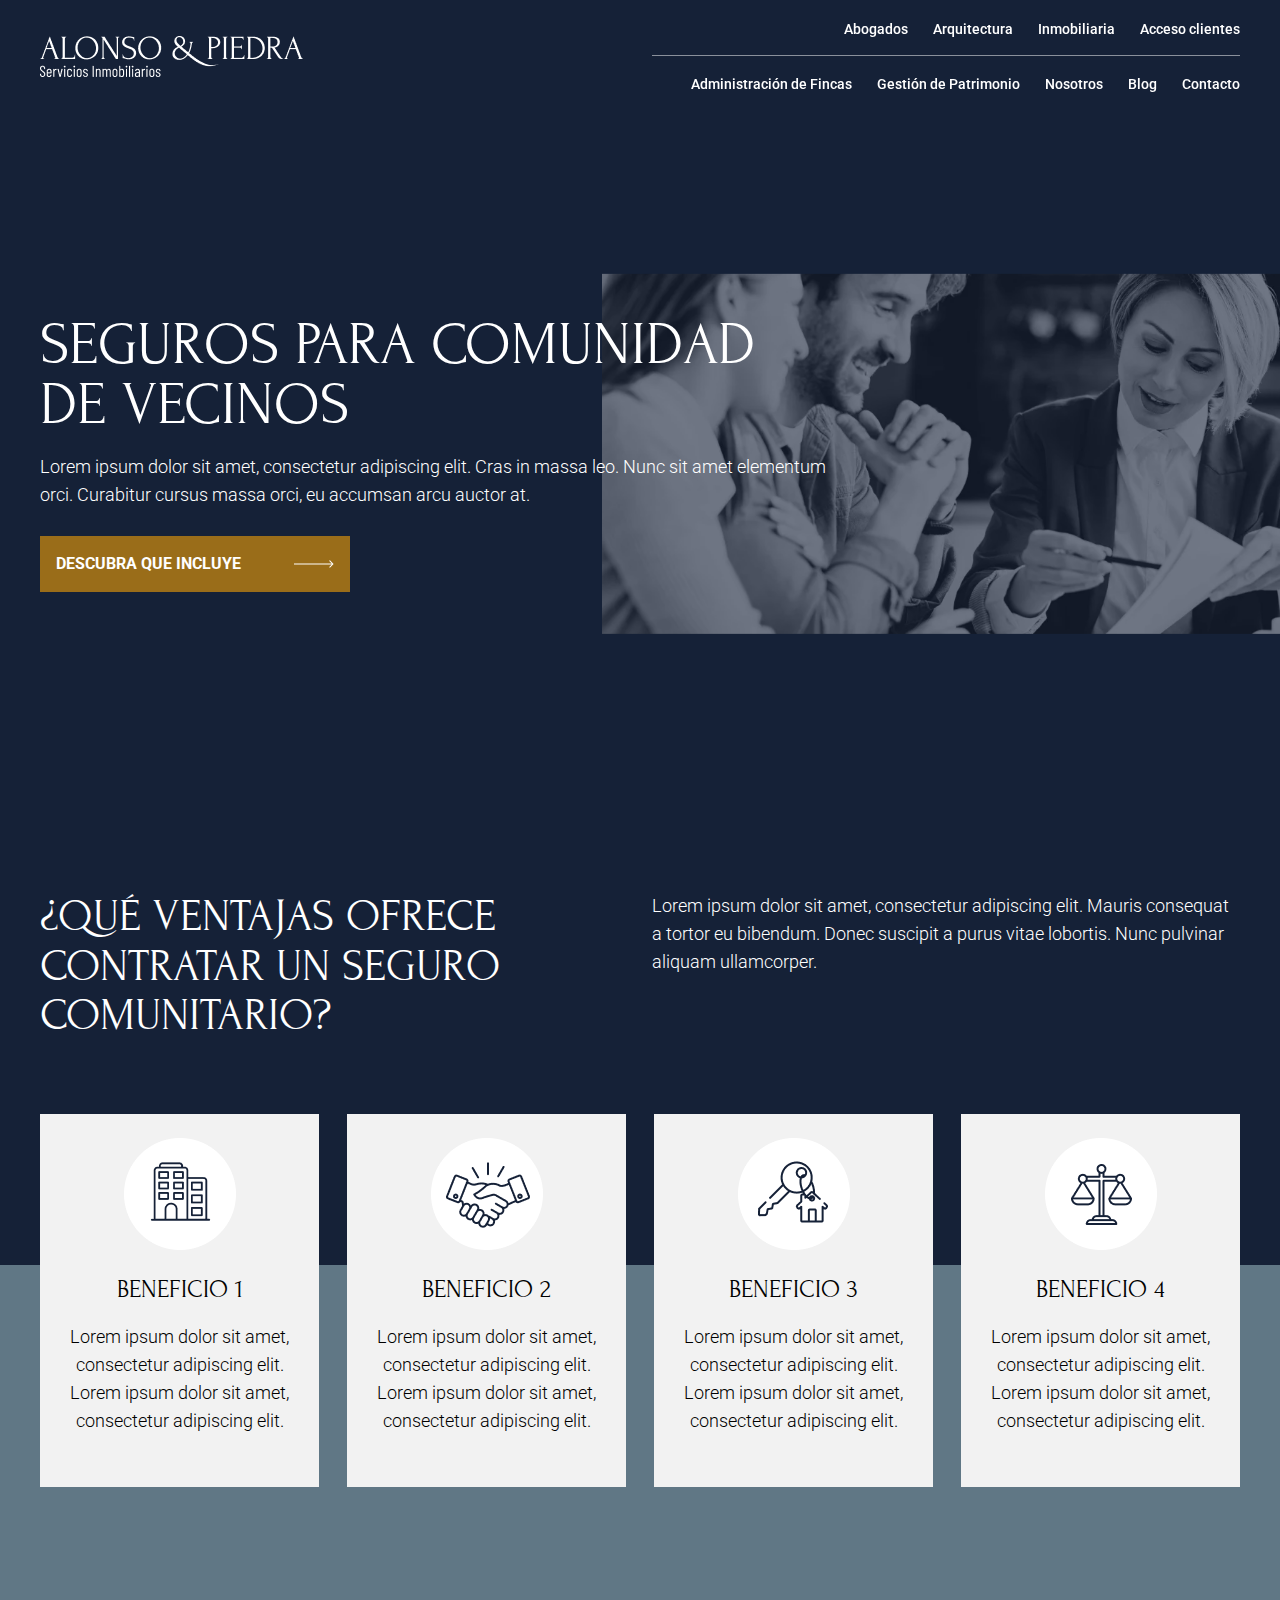
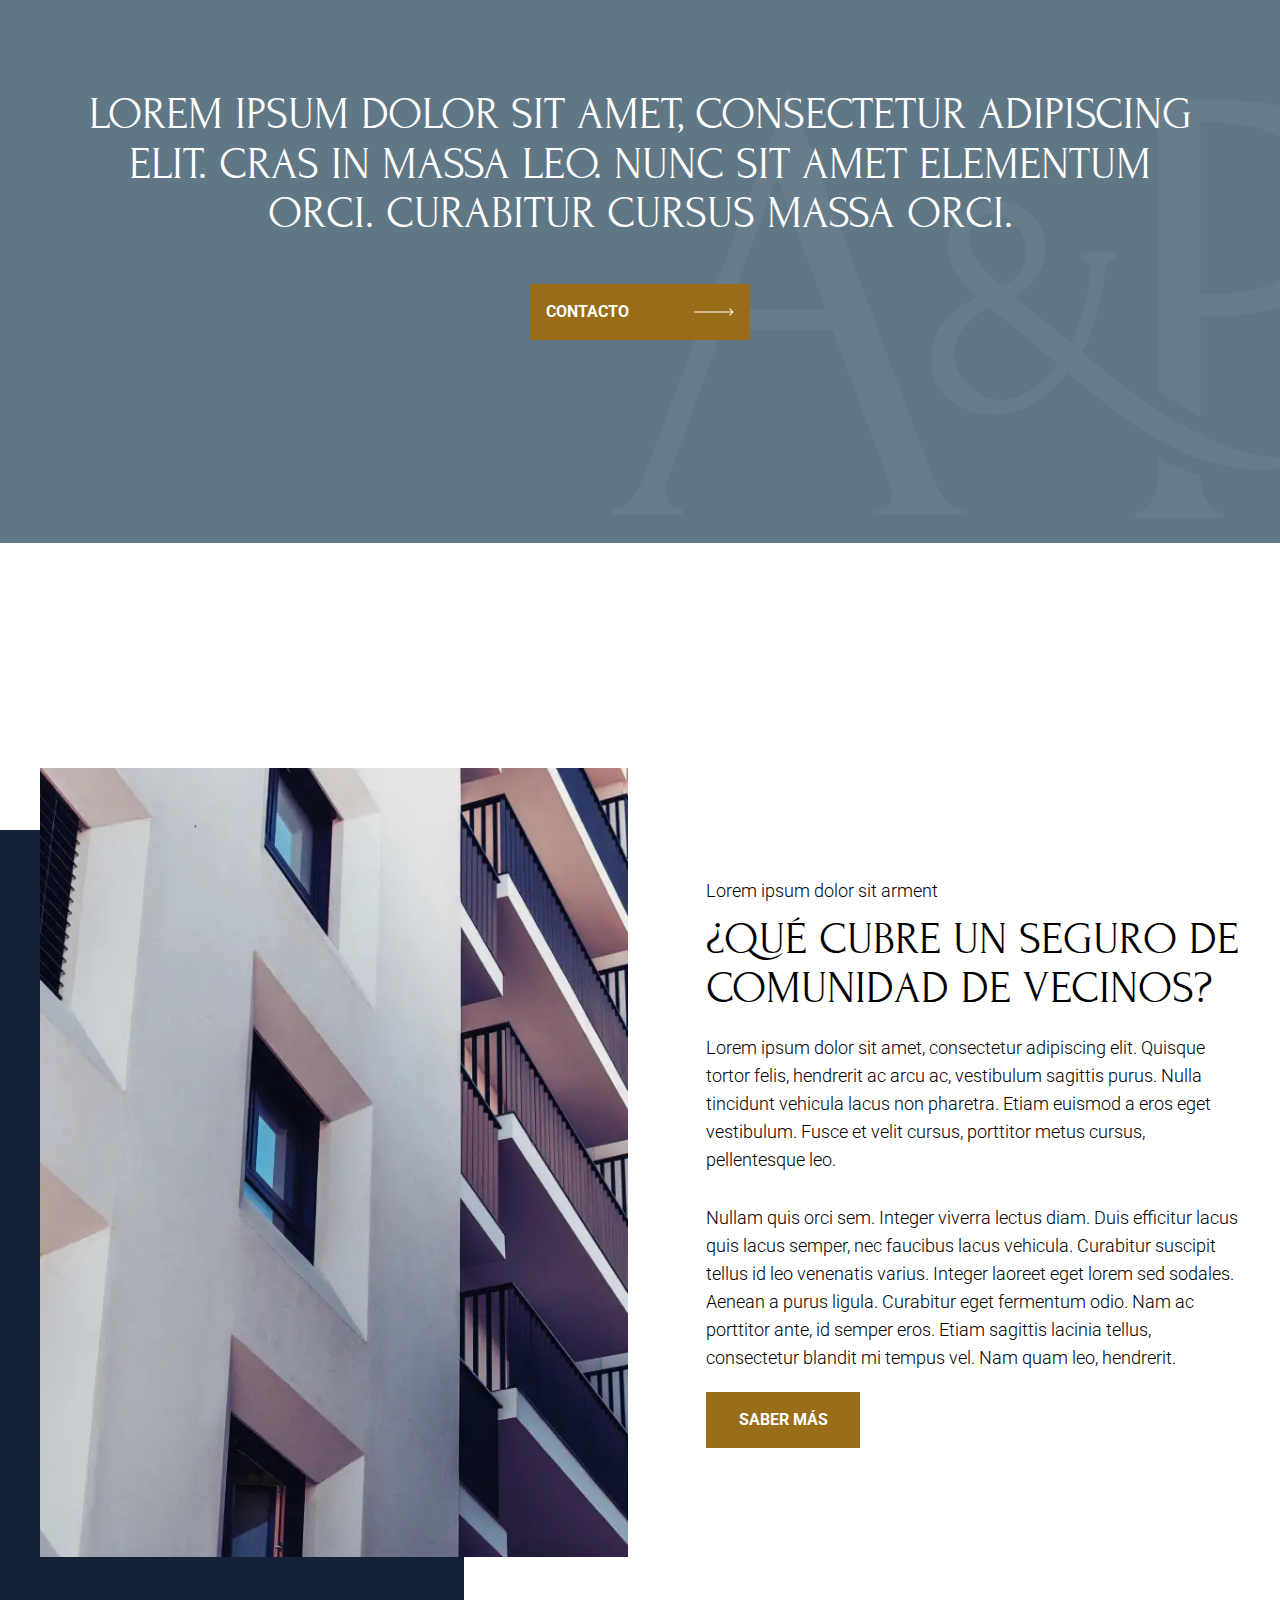
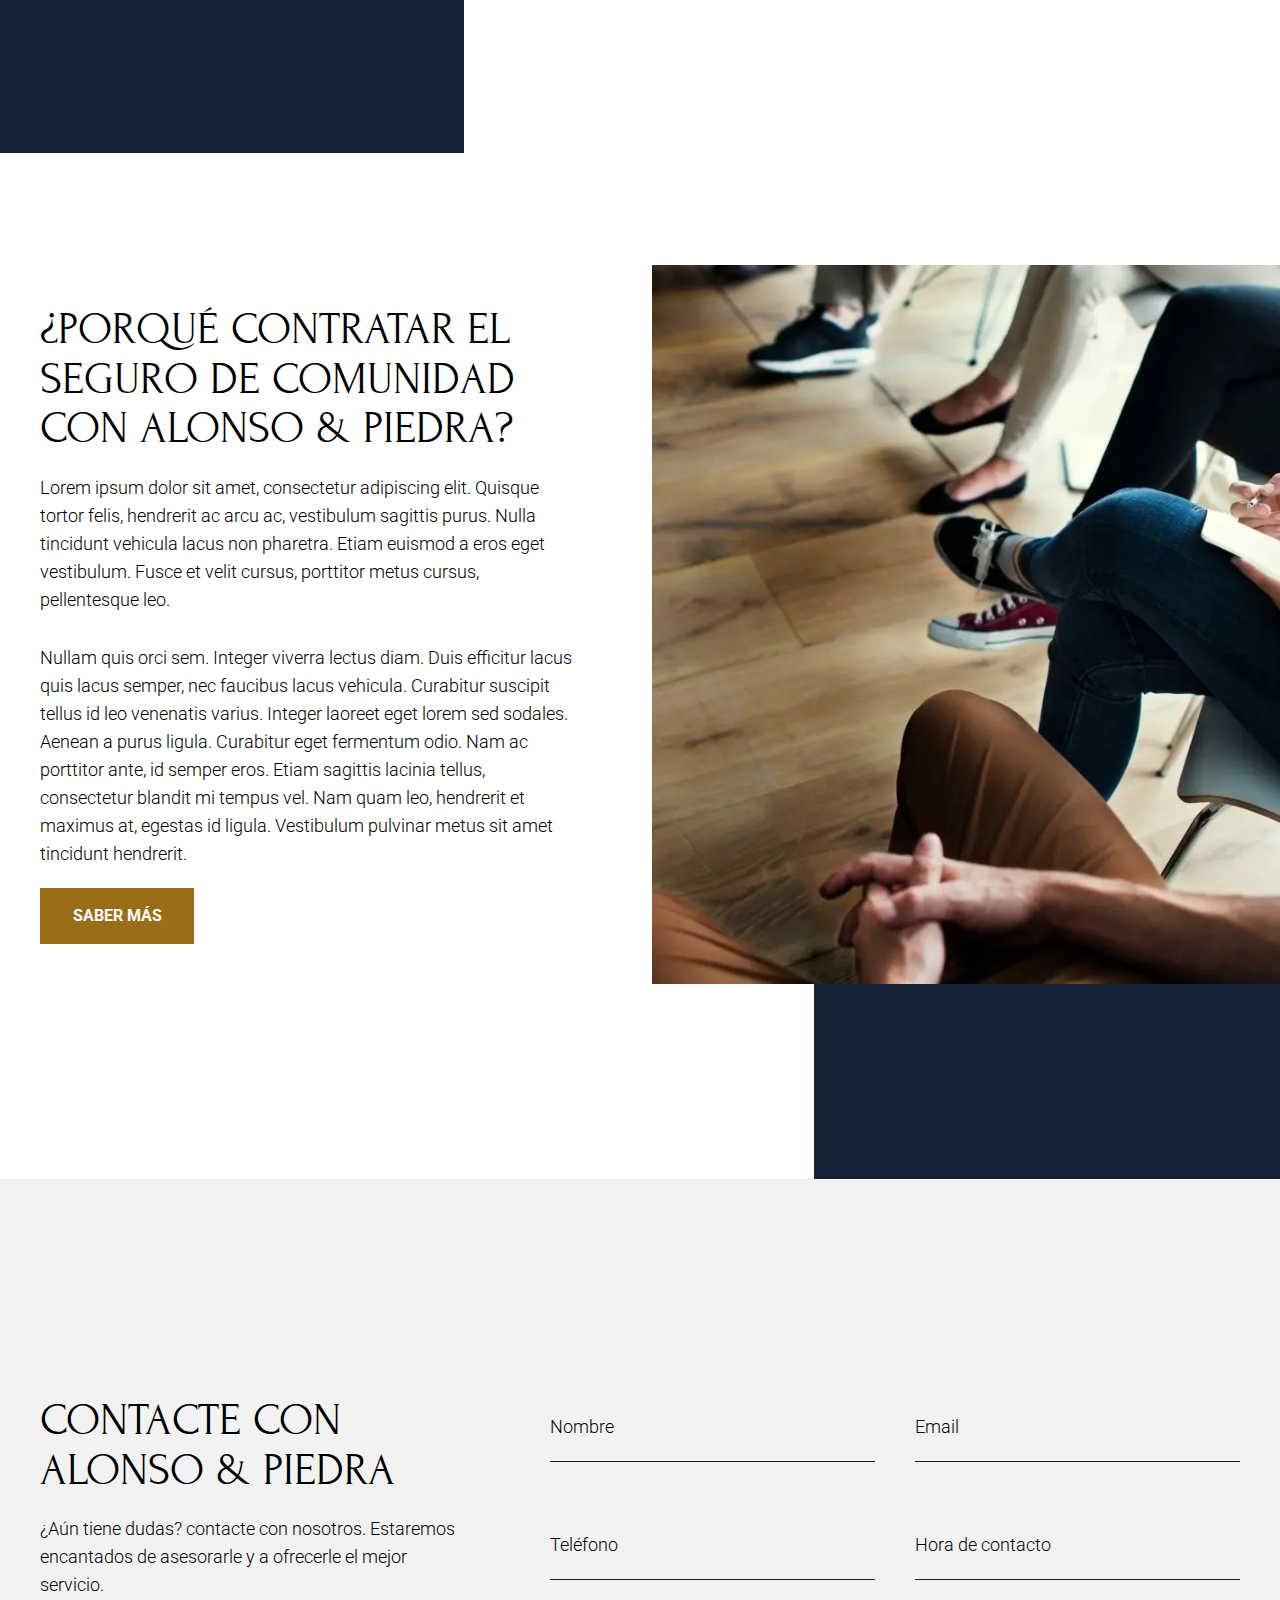
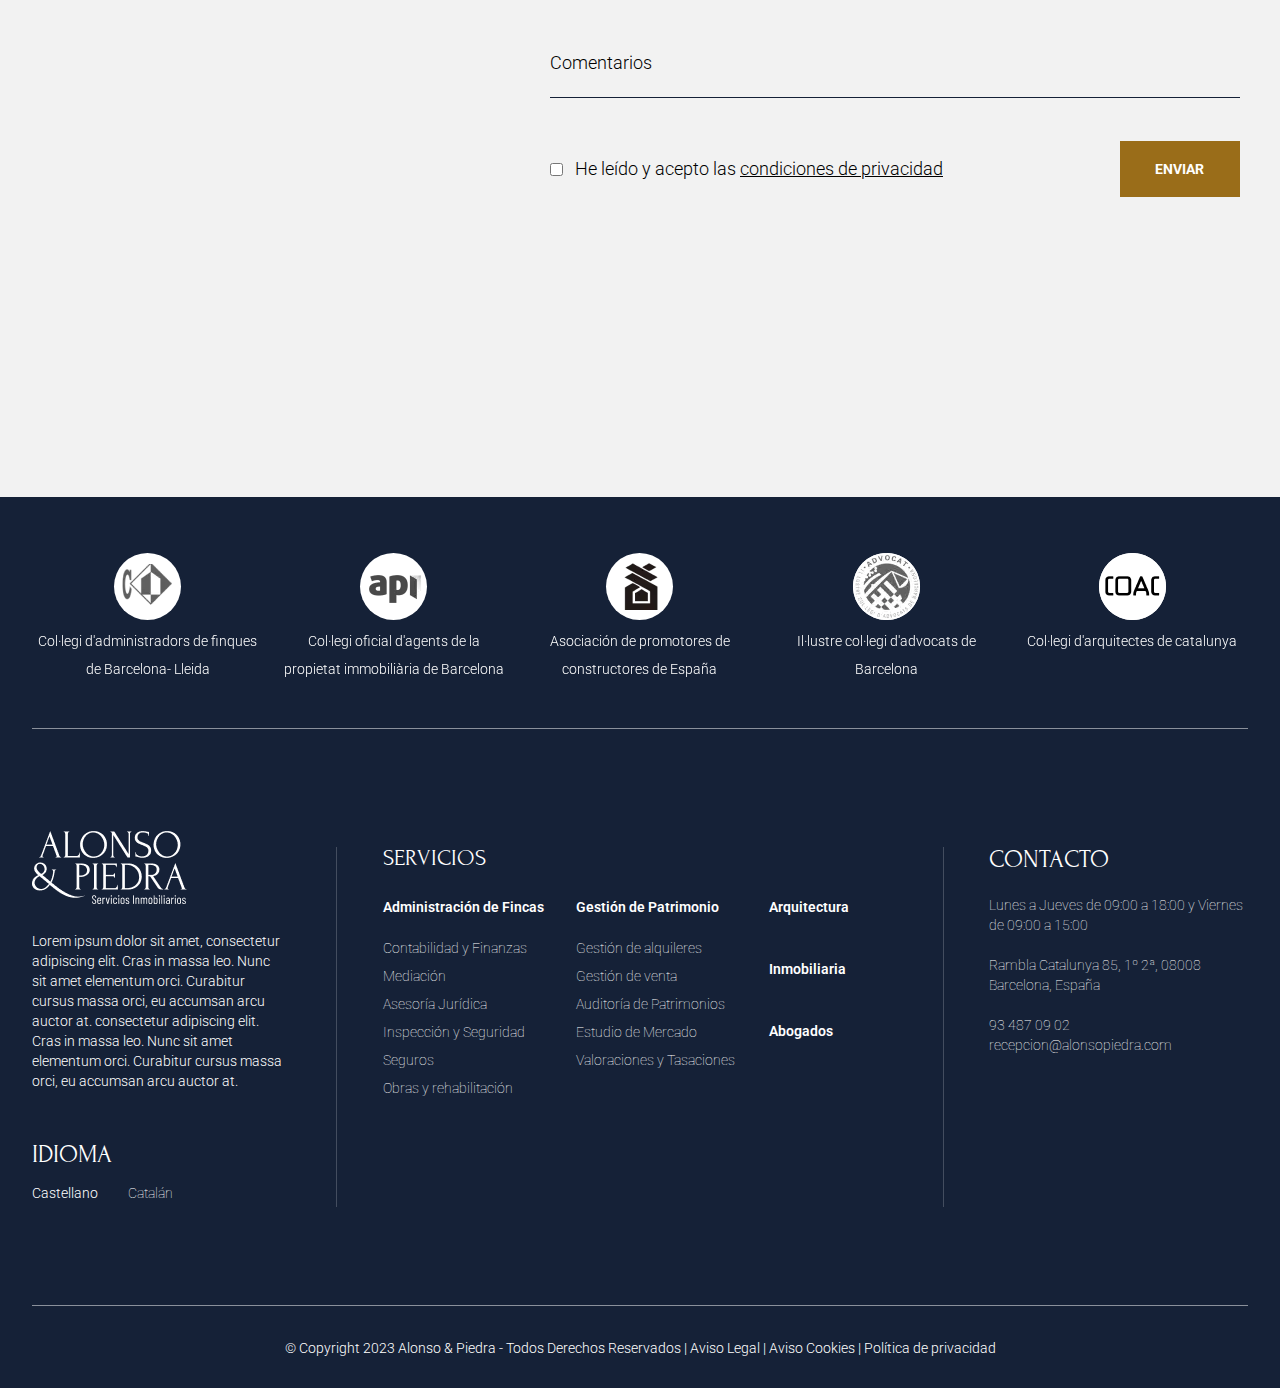
<file: servicios-alonso.html>
<!DOCTYPE html>
<html lang="es">
<head>
	<meta charset="utf-8">
	<meta name="theme-color" content="#fb7a00">
	<link rel="icon" type="image/x-icon" href="favicon.jpg">
	<title>Administración de Fincas</title>
	<meta name="description" content="Alonso & Piedra gestión inmobiliaria">
	<meta name="viewport" content="width=device-width, initial-scale=1, maximum-scale=5">
	<!-- <link rel="shortcut icon" href="img/qr_favicon.webp" type="image/png"> -->
	<meta name="robots" content="noindex, nofollow">

	<!-- font -->
	<link rel="preconnect" href="https://fonts.googleapis.com">
	<link rel="preconnect" href="https://fonts.gstatic.com" crossorigin>
	<link href="https://fonts.googleapis.com/css2?family=Forum&family=Roboto:wght@100;300;500;600;700&display=swap" rel="stylesheet">
	<!-- /font -->


	<link rel="stylesheet" href="https://cdn.jsdelivr.net/npm/swiper@9/swiper-bundle.min.css" />
	<link rel="stylesheet" href="css/main.min.css">
	<!-- Add the slick-theme.css if you want default styling -->
	<!-- <link rel="stylesheet" type="text/css" href="https://cdn.jsdelivr.net/gh/kenwheeler/slick@1.8.1/slick/slick.css"/> -->
	<!-- Add the slick-theme.css if you want default styling -->
	<!-- <link rel="stylesheet" type="text/css" href="https://cdn.jsdelivr.net/gh/kenwheeler/slick@1.8.1/slick/slick-theme.css"/> -->
</head>
<body class="servicios-page">
	<header>
		<div class="container">
			<div class="row">
				<div class="col-xl-6 col-lg-5">
					<div class="block-mobile-adapt">
						<a class="ap_logotype" href="#">
							<img src="img/logotype.webp" alt="">
						</a>
						<a class="ap_logotype logotype-fixed" href="#">
							<img src="img/logotype-blue.webp" alt="">
						</a>
						<div id="btn-menu">
							<span></span>
							<span></span>
							<span></span>
						</div>
					</div>
				</div>
				<div class="col-xl-6 col-lg-7 d-flex">
					<!-- nav -->
					<nav id="menu">
						<div class="line">
							<!-- item -->
							<div class="item">
								<a class="link" href="#">
									Abogados
								</a>
							</div>
							<!-- /item -->
							<!-- item -->
							<div class="item">
								<a class="link" href="#">
									Arquitectura
								</a>
							</div>
							<!-- /item -->
							<!-- item -->
							<div class="item">
								<a class="link" href="#">
									Inmobiliaria
								</a>
							</div>
							<!-- /item -->
							<!-- item -->
							<div class="item">
								<a class="link" href="#">
									Acceso clientes
								</a>
							</div>
							<!-- /item -->
						</div>
						<div class="block-menu">
							<!-- item -->
							<div class="item">
								<a class="link" href="#">
									Administración de Fincas
								</a>
								<!-- submenu -->
								<ul class="submenu">
									<li class="item">
										<a class="link" href="#">
											Contabilidad y Finanzas
										</a>
									</li>
									<li class="item">
										<a class="link" href="#">
											Mediación
										</a>
									</li>
									<li class="item">
										<a class="link" href="#">
											Asesoría Jurídica
										</a>
									</li>
									<li class="item">
										<a class="link" href="#">
											Inspección y Seguridad
										</a>
									</li>
									<li class="item">
										<a class="link" href="#">
											Seguros
										</a>
									</li>
									<li class="item">
										<a class="link" href="#">
											Obras y rehabilitación
										</a>
									</li>
								</ul>
								<!-- /submenu -->
							</div>
							<!-- /item -->
							<!-- item -->
							<div class="item">
								<a class="link" href="#">
									Gestión de Patrimonio
								</a>
							</div>
							<!-- /item -->
							<!-- item -->
							<div class="item">
								<a class="link" href="#">
									Nosotros
								</a>
								<!-- submenu -->
								<ul class="submenu">
									<li class="item">
										<a class="link" href="#">
											Contabilidad y Finanzas
										</a>
									</li>
									<li class="item">
										<a class="link" href="#">
											Mediación
										</a>
									</li>
									<li class="item">
										<a class="link" href="#">
											Asesoría Jurídica
										</a>
									</li>
									<li class="item">
										<a class="link" href="#">
											Inspección y Seguridad
										</a>
									</li>
									<li class="item">
										<a class="link" href="#">
											Seguros
										</a>
									</li>
									<li class="item">
										<a class="link" href="#">
											Obras y rehabilitación
										</a>
									</li>
								</ul>
								<!-- /submenu -->
							</div>
							<!-- /item -->
							<!-- item -->
							<div class="item">
								<a class="link" href="#">
									Blog
								</a>
							</div>
							<!-- /item -->
							<!-- item -->
							<div class="item">
								<a class="link" href="#">
									Contacto
								</a>
							</div>
							<!-- /item -->
						</div>
					</nav>
					<!-- /nav -->
				</div>
			</div>
		</div>
	</header>
	<main>
		<!-- ap_banner -->
		<section class="ap_banner bg-gradient-excerption">
			<div class="container centered-banner-picture">
				<div class="row">
					<div class="col-12">
						<div class="ap_banner__picture">
							<picture>
								<source srcset="img//servicios-alonso/mobile/banner.webp" media="(max-width: 767px)">
								<source srcset="img/servicios-alonso/table/banner.webp" media="(max-width: 1024px)">
								<img src="img/servicios-alonso/banner.webp" alt="">
							</picture>
						</div>
						<div class="max-width">
							<h2 class="banner-title txt-white">
								seguros para comunidad de vecinos
							</h2>
							<p class="txt-white">
								Lorem ipsum dolor sit amet, consectetur adipiscing elit. Cras in massa leo. Nunc sit amet elementum orci. Curabitur cursus massa orci, eu accumsan arcu auctor at.
							</p>
							<div class="block-btn">
								<a class="btn btn-arrow go-form" href="#block-info">Descubra que incluye <svg width="40" height="8" viewBox="0 0 40 8" fill="none" xmlns="http://www.w3.org/2000/svg"><path d="M39.3536 4.35356C39.5488 4.1583 39.5488 3.84171 39.3536 3.64645L36.1716 0.464471C35.9763 0.269208 35.6597 0.269208 35.4645 0.46447C35.2692 0.659733 35.2692 0.976315 35.4645 1.17158L38.2929 4L35.4645 6.82843C35.2692 7.02369 35.2692 7.34028 35.4645 7.53554C35.6597 7.7308 35.9763 7.7308 36.1716 7.53554L39.3536 4.35356ZM-6.19706e-08 4.5L39 4.5L39 3.5L6.19706e-08 3.5L-6.19706e-08 4.5Z" fill="white"/></svg></a>
							</div>
						</div>
					</div>
				</div>
			</div>
			<!-- ap_benefit -->
			<div class="ap_banner__benefit">
				<div class="container">
					<div class="row">
						<div class="col-12">
							<div class="row ap_banner__benefit__info">
								<div class="col-md-6 col-sm-12">
									<div class="max-width ap_serv-page_cont">
										<h3 class="title txt-white">
											¿Qué ventajas ofrece contratar un seguro comunitario?
										</h3>
									</div>
								</div>
								<div class="col-md-6 col-sm-12">
									<p class="txt-white">
										Lorem ipsum dolor sit amet, consectetur adipiscing elit. Mauris consequat a tortor eu bibendum. Donec suscipit a purus vitae lobortis. Nunc pulvinar aliquam ullamcorper. 
									</p>
								</div>
							</div>
							<!-- ap_benefit__slider -->
							<div class="ap_banner__benefit__slider four-blocks">
								<!-- item -->
								<div class="item">
									<!-- block -->
									<div class="block">
										<div class="image">
											<img src="img/icon/icon-white-servicios/icon-white-servicios-1.webp" alt="">
										</div>
										<h4 class="title">
											Beneficio 1
										</h4>
										<p>
											Lorem ipsum dolor sit amet, consectetur adipiscing elit. Lorem ipsum dolor sit amet, consectetur adipiscing elit.
										</p>
									</div>
									<!-- /block -->
								</div>	
								<!-- /item -->
								<!-- item -->
								<div class="item">
									<!-- block -->
									<div class="block">
										<div class="image">
											<img src="img/icon/icon-white-servicios/icon-white-servicios-2.webp" alt="">
										</div>
										<h4 class="title">
											Beneficio 2
										</h4>
										<p>
											Lorem ipsum dolor sit amet, consectetur adipiscing elit. Lorem ipsum dolor sit amet, consectetur adipiscing elit.
										</p>
									</div>
									<!-- /block -->
								</div>	
								<!-- /item -->
								<!-- item -->
								<div class="item">
									<!-- block -->
									<div class="block">
										<div class="image">
											<img src="img/icon/icon-white-servicios/icon-white-servicios-3.webp" alt="">
										</div>
										<h4 class="title">
											Beneficio 3
										</h4>
										<p>
											Lorem ipsum dolor sit amet, consectetur adipiscing elit. Lorem ipsum dolor sit amet, consectetur adipiscing elit.
										</p>
									</div>
									<!-- /block -->
								</div>	
								<!-- /item -->
								<!-- item -->
								<div class="item">
									<!-- block -->
									<div class="block">
										<div class="image">
											<img src="img/icon/icon-white-servicios/icon-white-servicios-4.webp" alt="">
										</div>
										<h4 class="title">
											Beneficio 4
										</h4>
										<p>
											Lorem ipsum dolor sit amet, consectetur adipiscing elit. Lorem ipsum dolor sit amet, consectetur adipiscing elit.
										</p>
									</div>
									<!-- /block -->
								</div>	
								<!-- /item -->
							</div>
							<!-- /ap_benefit__slider -->
						</div>
					</div>
				</div>
			</div>
			<!-- /ap_benefit -->
		</section>
		<!-- /ap_banner -->
		<!-- ap_excerption -->
		<section class="ap_excerption bg-dark-grey">
			<div class="bg-letter">
				<img src="img/bg-letter-A-P.webp" alt="">
			</div>
			<div class="container">
				<div class="row">
					<div class="col-12">
						<div class="max-width">
							<h3 class="title txt-white">
								Lorem ipsum dolor sit amet, consectetur adipiscing elit. Cras in massa leo. Nunc sit amet elementum orci. Curabitur cursus massa orci.
							</h3>
							<div class="block-btn">
								<a class="btn btn-arrow width220 go-form" href="#form-block">Contacto <svg width="40" height="8" viewBox="0 0 40 8" fill="none" xmlns="http://www.w3.org/2000/svg"><path d="M39.3536 4.35356C39.5488 4.1583 39.5488 3.84171 39.3536 3.64645L36.1716 0.464471C35.9763 0.269208 35.6597 0.269208 35.4645 0.46447C35.2692 0.659733 35.2692 0.976315 35.4645 1.17158L38.2929 4L35.4645 6.82843C35.2692 7.02369 35.2692 7.34028 35.4645 7.53554C35.6597 7.7308 35.9763 7.7308 36.1716 7.53554L39.3536 4.35356ZM-6.19706e-08 4.5L39 4.5L39 3.5L6.19706e-08 3.5L-6.19706e-08 4.5Z" fill="white"/></svg></a>
							</div>
						</div>
					</div>
				</div>
			</div>
		</section>
		<!-- /ap_excerption -->
		<!-- ap_block-info -->
		<section class="ap_block-info system-duplck" id="block-info">
			<div class="container">
				<!-- block-padding -->
				<div class="row block-padding-second center-layer-img">
					<div class="col-12">
						<!-- ap_block-info__slider_inmo -->
						<div class="row ap_block-info__slider_inmo align-items-center">
							<div class="col-md-6 col-sm-12">
								<div class="block-picture">
									<picture>
										<source srcset="img/servicios-page/mobile/1.webp" media="(max-width: 767px)">
										<source srcset="img/servicios-page/1.webp" media="(max-width: 1024px)">
										<img src="img/servicios-page/1.webp" alt="">
									</picture>
								</div>
							</div>
							<div class="col-md-6 col-sm-12">
								<article>
									<p class="up-title">
										Lorem ipsum dolor sit arment
									</p>
									<h3 class="title">
										¿Qué cubre un seguro de comunidad de vecinos?
									</h3>
									<p>
										Lorem ipsum dolor sit amet, consectetur adipiscing elit. Quisque tortor felis, hendrerit ac arcu ac, vestibulum sagittis purus. Nulla tincidunt vehicula lacus non pharetra. Etiam euismod a eros eget vestibulum. Fusce et velit cursus, porttitor metus cursus, pellentesque leo. 
									</p>
									<p>
										Nullam quis orci sem. Integer viverra lectus diam. Duis efficitur lacus quis lacus semper, nec faucibus lacus vehicula. Curabitur suscipit tellus id leo venenatis varius. Integer laoreet eget lorem sed sodales. Aenean a purus ligula. Curabitur eget fermentum odio. Nam ac porttitor ante, id semper eros. Etiam sagittis lacinia tellus, consectetur blandit mi tempus vel. Nam quam leo, hendrerit.
									</p>
									<div class="block-btn">
										<a class="btn go-form" href="#form-block">Saber más</a>
									</div>
								</article>
							</div>
						</div>
						<!-- /ap_block-info__slider_inmo -->
					</div>
				</div>
				<!-- /block-padding ap_block-info__slider_inmo -->
				<!-- block-padding -->
				<div class="row block-padding-three">
					<!-- ap_block-info__slider_inmo -->
					<div class="col-12">
						<div class="row ap_block-info__slider_inmo align-items-center">
							<div class="col-md-6 col-sm-12">
								<article>
									<h3 class="title">
										¿PorQué contratar el seguro de comunidad con Alonso & Piedra?
									</h3>
									<p>
										Lorem ipsum dolor sit amet, consectetur adipiscing elit. Quisque tortor felis, hendrerit ac arcu ac, vestibulum sagittis purus. Nulla tincidunt vehicula lacus non pharetra. Etiam euismod a eros eget vestibulum. Fusce et velit cursus, porttitor metus cursus, pellentesque leo. 
									</p>
									<p>
										Nullam quis orci sem. Integer viverra lectus diam. Duis efficitur lacus quis lacus semper, nec faucibus lacus vehicula. Curabitur suscipit tellus id leo venenatis varius. Integer laoreet eget lorem sed sodales. Aenean a purus ligula. Curabitur eget fermentum odio. Nam ac porttitor ante, id semper eros. Etiam sagittis lacinia tellus, consectetur blandit mi tempus vel. Nam quam leo, hendrerit et maximus at, egestas id ligula. Vestibulum pulvinar metus sit amet tincidunt hendrerit.
									</p>
									<div class="block-btn">
										<a class="btn go-form" href="#form-block">Saber más</a>
									</div>
								</article>
							</div>
							<div class="col-md-6 col-sm-12">
								<div class="block-picture right-margin">
									<picture>
										<source srcset="img/servicios-page/mobile/2.webp" media="(max-width: 767px)">
										<source srcset="img/servicios-page/2.webp" media="(max-width: 1024px)">
										<img src="img/servicios-page/2.webp" alt="">
									</picture>
								</div>
							</div>
						</div>
					</div>
					<!-- /ap_block-info__slider_inmo -->
				</div>
				<!-- /block-padding ap_block-info__slider_inmo -->
			</div>
		</section>
		<!-- /ap_block-info -->
		<!-- ap_contact -->
		<section class="ap_contact bg-ligh-white" id="form-block">
			<div class="container">
				<div class="row">
					<div class="col-xl-5 col-sm-12">
						<div class="max-width">
							<h3 class="title">
								ContactE con Alonso & Piedra
							</h3>
							<p>
								¿Aún tiene dudas? contacte con nosotros. Estaremos encantados de asesorarle y a ofrecerle el mejor servicio.
							</p>
						</div>
					</div>
					<div class="col-xl-7 col-sm-12">
						<div class="ap_contact__form">
							<!-- form -->
							<form action="" id="contactForm">
								<!-- group -->
								<div class="group">
									<div class="field">
										<input type="text" name="name" placeholder="Nombre" required="">
									</div>
									<div class="field">
										<input type="mail" name="email" placeholder="Email" required="">
									</div>
								</div>
								<!-- /group -->
								<!-- group -->
								<div class="group">
									<div class="field">
										<input type="tel" name="phone" placeholder="Teléfono" required="">
									</div>
									<div class="field">
										<input type="text" name="contacto" placeholder="Hora de contacto" required="">
									</div>
								</div>
								<!-- /group -->
								<!-- field -->
								<div class="field">
									<textarea name="comment" placeholder="Comentarios"></textarea>
								</div>
								<!-- /field -->
								<!-- block-checkout-btn -->
								<div class="block-checkout-btn">
									<label class="checkbox">
										<input type="checkbox" name="accept">
										<span>He leído y acepto las <a href="#">condiciones de privacidad</a></span>
									</label>
									<div class="block-btn">
										<input type="submit" class="btn" value="Enviar">
									</div>
								</div>
								<!-- /block-checkout-btn -->
							</form>
							<!-- /form -->
							<div style="display: none;" class="ap_contact__form__success text-center">
								<div class="ok">
									<svg width="56" height="56" viewBox="0 0 56 56" fill="none" xmlns="http://www.w3.org/2000/svg"><g clip-path="url(#clip0_173_6311)"><path fill-rule="evenodd" clip-rule="evenodd" d="M38.4661 17L24.2169 31.7457L16.9156 24.298L13 28.2762L24.5112 39.9412L43 21.7259L38.4661 17Z" fill="#4B9007"/><path fill-rule="evenodd" clip-rule="evenodd" d="M28 3.29412C14.3413 3.29412 3.23077 14.4046 3.23077 28.0633C3.23077 41.7221 14.3413 52.8326 28 52.8326C41.6587 52.8326 52.7692 41.7221 52.7692 28.0633C52.7692 14.4046 41.6587 3.29412 28 3.29412ZM28 56C12.5702 56 0 43.4298 0 27.9999C0 12.5702 12.5702 0 28 0C43.4299 0 56 12.5702 56 27.9999C56 43.4298 43.4299 56 28 56Z" fill="#4B9007"/></g><defs><clipPath id="clip0_173_6311"><rect width="56" height="56" fill="white"/></clipPath></defs></svg>
								</div>
								<p>
									<b>Su mensaje se ha enviado con éxito.</b><br>
									En breve nos pordemos en contacto contigo.
								</p>
							</div>
							<div style="display: none;" class="ap_contact__form__error text-center">
								<div class="error">
									<svg width="48" height="43" viewBox="0 0 48 43" fill="none" xmlns="http://www.w3.org/2000/svg"><g clip-path="url(#clip0_173_6297)"><path d="M47.2348 34.5468L28.888 2.81774C27.8678 1.05345 26.0405 0 24 0C21.9595 0 20.1321 1.05345 19.1119 2.81774L0.765209 34.5467C-0.25507 36.3112 -0.25507 38.4179 0.765209 40.1823C1.78549 41.9466 3.61267 43 5.65323 43H42.3467C44.3871 43 46.2144 41.9466 47.2348 40.1824C48.2551 38.4179 48.2551 36.3112 47.2348 34.5468ZM44.7994 38.7784C44.2874 39.6638 43.3705 40.1923 42.3467 40.1923H5.65323C4.62929 40.1923 3.71242 39.6638 3.20055 38.7784C2.68867 37.8931 2.68867 36.8361 3.20055 35.9508L21.5475 4.22175C22.0593 3.33642 22.9762 2.80791 24 2.80791C25.0238 2.80791 25.9408 3.33642 26.4526 4.22175L44.7995 35.9508C45.3112 36.8361 45.3112 37.8931 44.7994 38.7784Z" fill="#B21C1C"/><path d="M25.6552 12.4038H24V26.4615H25.6552V12.4038Z" fill="#B21C1C" stroke="#B21C1C"/><path fill-rule="evenodd" clip-rule="evenodd" d="M23.9998 30.5962C22.6308 30.5962 21.5171 31.7091 21.5171 33.077C21.5171 34.4449 22.6308 35.5577 23.9998 35.5577C25.3687 35.5577 26.4826 34.4449 26.4826 33.077C26.4826 31.7091 25.3689 30.5962 23.9998 30.5962Z" fill="#B21C1C"/></g><defs><clipPath id="clip0_173_6297"><rect width="48" height="43" fill="white"/></clipPath></defs></svg>
								</div>
								<p>
									<b>Ups algo salió mal.</b><br>
									Intentalo de nuevo más tarde.
								</p>
								<button class="btn">Volver a intentar</button>
							</div>
						</div>
					</div>
				</div>
			</div>
		</section>
		<!-- /ap_contact -->
	</main>
	<footer>
		<!-- ap_footer__top -->
		<div class="ap_footer__top">
			<div class="container">
				<div class="row">
					<div class="col-12">
						<!-- ap_footer__top__clients -->
						<div class="ap_footer__top__clients">
							<div class="swiper-wrapper">
								<!-- item -->
								<div class="item swiper-slide">
									<div class="cl-logo">
										<img src="img/client-logo/1.webp" alt="">
									</div>
									<p>
										Col·legi d'administradors de finques de Barcelona- Lleida
									</p>
								</div>
								<!-- /item -->
								<!-- item -->
								<div class="item swiper-slide">
									<div class="cl-logo">
										<img src="img/client-logo/2.webp" alt="">
									</div>
									<p>
										Col·legi oficial d'agents de la propietat immobiliària de Barcelona
									</p>
								</div>
								<!-- /item -->
								<!-- item -->
								<div class="item swiper-slide">
									<div class="cl-logo">
										<img src="img/client-logo/3.webp" alt="">
									</div>
									<p>
										Asociación de promotores de constructores de España
									</p>
								</div>
								<!-- /item -->
								<!-- item -->
								<div class="item swiper-slide">
									<div class="cl-logo">
										<img src="img/client-logo/4.webp" alt="">
									</div>
									<p>
										Il·lustre col·legi d'advocats de Barcelona
									</p>
								</div>
								<!-- /item -->
								<!-- item -->
								<div class="item swiper-slide">
									<div class="cl-logo">
										<img src="img/client-logo/5.webp" alt="">
									</div>
									<p>
										Col·legi d'arquitectes de catalunya
									</p>
								</div>
								<!-- /item -->
							</div>
							<!-- If we need pagination -->
							<div class="swiper-pagination"></div>

							<!-- If we need navigation buttons -->
							<div class="swiper-button-prev"></div>
							<div class="swiper-button-next"></div>
						</div>
						<!-- /ap_footer__top__clients -->
					</div>
				</div>
			</div>
		</div>
		<!-- /ap_footer__top -->
		<!-- ap_footer__main -->
		<div class="ap_footer__main">
			<div class="container">
				<div class="row">
					<div class="col-12">
						<div class="ap_footer__main_content">
							<!-- block-left -->
							<div class="block-left">
								<div>
									<a class="logotype" href="#">
										<img src="img/logotype-footer.webp" alt="">
									</a>
								</div>
								<p>
									Lorem ipsum dolor sit amet, consectetur adipiscing elit. Cras in massa leo. Nunc sit amet elementum orci. Curabitur cursus massa orci, eu accumsan arcu auctor at. consectetur adipiscing elit. Cras in massa leo. Nunc sit amet elementum orci. Curabitur cursus massa orci, eu accumsan arcu auctor at.
								</p>
								<h4 class="title">
									Idioma
								</h4>
								<div id="lang">
									<a class="item active" href="#">
										Castellano<!-- Español -->
									</a>
									<a class="item" href="#">
										Catalán
									</a>
								</div>
							</div>
							<!-- /block-left -->
							<!-- block-center -->
							<div class="block-center">
								<h4 class="title">
									Servicios
								</h4>
								<div class="d-flex">
									<!-- menu -->
									<div class="menu">
										<ul>
											<li>
												<a href="#">
													Administración de Fincas
												</a>
												<!-- sub-menu -->
												<ul class="sub-menu">
													<li>
														<a href="#">
															Contabilidad y Finanzas
														</a>
													</li>
													<li>
														<a href="#">
															Mediación
														</a>
													</li>
													<li>
														<a href="#">
															Asesoría Jurídica
														</a>
													</li>
													<li>
														<a href="#">
															Inspección y Seguridad
														</a>
													</li>
													<li>
														<a href="#">
															Seguros
														</a>
													</li>
													<li>
														<a href="#">
															Obras y rehabilitación
														</a>
													</li>
												</ul>
												<!-- /sub-menu -->
											</li>
											<li>
												<a href="#">
													Gestión de Patrimonio
												</a>
												<!-- sub-menu -->
												<ul class="sub-menu">
													<li>
														<a href="#">
															Gestión de alquileres
														</a>
													</li>
													<li>
														<a href="#">
															Gestión de venta
														</a>
													</li>
													<li>
														<a href="#">
															Auditoría de Patrimonios
														</a>
													</li>
													<li>
														<a href="#">
															Estudio de Mercado
														</a>
													</li>
													<li>
														<a href="#">
															Valoraciones y Tasaciones
														</a>
													</li>
												</ul>
												<!-- /sub-menu -->
											</li>
										</ul>
									</div>
									<!-- /menu -->
									<!-- menu -->
									<div class="menu menu-title">
										<ul>
											<li>
												<a href="#">
													Arquitectura
												</a>
											</li>
											<li>
												<a href="#">
													Inmobiliaria
												</a>
											</li>
											<li>
												<a href="#">
													Abogados
												</a>
											</li>
										</ul>
									</div>
									<!-- /menu -->
								</div>
							</div>
							<!-- /block-center -->
							<!-- block-right -->
							<div class="block-right">
								<div>
									<h4 class="title">
										Contacto
									</h4>
									<address>
										<ul>
											<li>
												<a href="#">
													Lunes a Jueves de 09:00 a 18:00 y Viernes de 09:00 a 15:00
												</a>
											</li>
											<li>
												<a href="#">
													Rambla Catalunya 85, 1º 2ª, 08008 Barcelona, España
												</a>
											</li>
											<li>
												<a href="#">
													93 487 09 02
												</a>
												<br>
												<a href="#">
													recepcion@alonsopiedra.com
												</a>
											</li>
										</ul>
									</address>
								</div>
								<div class="table">
									<h4 class="title">
										Idioma
									</h4>
									<div id="lang">
										<a class="item" href="#">
											Español
										</a>
										<a class="item" href="#">
											Catalán
										</a>
									</div>
								</div>
							</div>
							<!-- /block-right -->
						</div>
					</div>
				</div>
			</div>
		</div>
		<!-- /ap_footer__main -->
		<!-- ap_footer__bottom -->
		<div class="ap_footer__bottom">
			<div class="container">
				<div class="row">
					<div class="col-12">
						<div class="copyright">
							&copy; Copyright 2023 Alonso & Piedra - Todos Derechos Reservados  |  <a href="#">Aviso Legal</a>  |  <a href="#">Aviso Cookies</a>  |  <a href="#">Política de privacidad</a>
						</div>
					</div>
				</div>
			</div>
		</div>
		<!-- /ap_footer__bottom -->
	</footer>
	<!-- #btn-menu-content -->
	<div id="btn-menu-content">
		<div class="block-contnt">
			<div class="close-btn">
				<span></span>
				<span></span>
			</div>
			<!-- nav -->
			<nav>
				<!-- item -->
				<div class="item">
					<a class="link link-submenu" href="#">
						<span>
							Administración de Fincas
						</span>
						<span class="icon-submenu"></span>
					</a>
					<!-- sub-menu -->
					<ul class="sub-menu">
						<li>
							<a href="#">
								Contabilidad y Finanzas
							</a>
						</li>
						<li>
							<a href="#">
								Mediación
							</a>
						</li>
						<li>
							<a href="#">
								Asesoría Jurídica
							</a>
						</li>
						<li>
							<a href="#">
								Inspección y Seguridad
							</a>
						</li>
						<li>
							<a href="#">
								Seguros
							</a>
						</li>
						<li>
							<a href="#">
								Obras y rehabilitación
							</a>
						</li>
					</ul>
					<!-- /sub-menu -->
				</div>
				<!-- /item -->
				<!-- item -->
				<div class="item">
					<a class="link" href="#">
						Gestión de Patrimonio  
					</a>
				</div>
				<!-- /item -->
				<!-- item -->
				<div class="item">
					<a class="link" href="#">
						Nosotros
					</a>
				</div>
				<!-- /item -->
				<!-- item -->
				<div class="item">
					<a class="link" href="#">
						Blog
					</a>
				</div>
				<!-- /item -->
				<!-- item -->
				<div class="item">
					<a class="link" href="#">
						Contacto
					</a>
				</div>
				<!-- /item -->
			</nav>
			<!-- /nav -->
			<!-- nav -->
			<nav>
				<!-- item -->
				<div class="item">
					<a class="link" href="#">
						Abogados       
					</a>
				</div>
				<!-- /item -->
				<!-- item -->
				<div class="item">
					<a class="link" href="#">
						Arquitectura
					</a>
				</div>
				<!-- /item -->
				<!-- item -->
				<div class="item">
					<a class="link" href="#">
						Inmobiliaria
					</a>
				</div>
				<!-- /item -->
				<!-- item -->
				<div class="item">
					<a class="link" href="#">
						Acceso clientes
					</a>
				</div>
				<!-- /item -->
			</nav>
			<!-- /nav -->
			<address>
				<h4 class="title">
					Contacto
				</h4>
				<ul>
					<li>
						<a href="tel:934870902">
							93 487 09 02
						</a>
					</li>
					<li>
						<a href="mailto:recepcion@alonsopiedra.com">
							recepcion@alonsopiedra.com
						</a>
					</li>
					<li>
						<a href="#">
							Rambla Catalunya 85, 1º 2ª, 08008 Barcelona, España
						</a>
					</li>
				</ul>
			</address>
		</div>
	</div>
	<!-- /#btn-menu-content -->
	<!-- <script src="js/lazyload.js"></script> -->
	<!-- <script src="js/hyphenopoly/Hyphenopoly_Loader.js"></script> -->
	<script src="https://cdn.jsdelivr.net/npm/swiper@9/swiper-bundle.min.js"></script>
	<script src="js/scripts.min.js"></script>
	<script src="js/jquery.validate.min.js"></script>
	<script src="js/contactform.js"></script>
	<!-- <script type="text/javascript" src="js/slick.js"></script> -->
	<script>
		const swiperBlog = new Swiper('.ap_footer__top__clients', {
		  slidesPerView: 5,
		  speed: 1600,
		  parallax: true,
		  spaceBetween: 20,
		  // Optional parameters
		  // grid: {
		  // 	column: 2
		  // },
		  // direction: 'horizontal',
		  loop: false,

		 
		  // If we need pagination
		  pagination: {
		  	type: "fraction",
			formatFractionCurrent: function(number) {
				return (number <=9) ? `0${number}` : number;
				
			},
			formatFractionTotal: function(number) {
				return (number <=9) ? `0${number}` : number;
			},
			renderFraction: function (currentClass, totalClass) {
				return '<span class="' + currentClass + '"></span>' +
				'<span class="' + totalClass + '"></span>';
			},
		    el: '.swiper-pagination',
		  },


		  // Navigation arrows
		  navigation: {
		    nextEl: '.swiper-button-next',
		    prevEl: '.swiper-button-prev',
		  },
			breakpoints: {
				200: {
					slidesPerView: 1.495,
					spaceBetween: 20
				},
				767: {
					slidesPerView: 3.1,
					spaceBetween: 20
				},
				1024: {
					slidesPerView: 3.1,
					spaceBetween: 20
				},
				1120: {
					slidesPerView: 5,
					spaceBetween: 15
				}
			},

		  // And if we need scrollbar
		  // scrollbar: {
		  //   el: '.swiper-scrollbar',
		  // },
		});
	</script>
</body>
</html>
</file>
